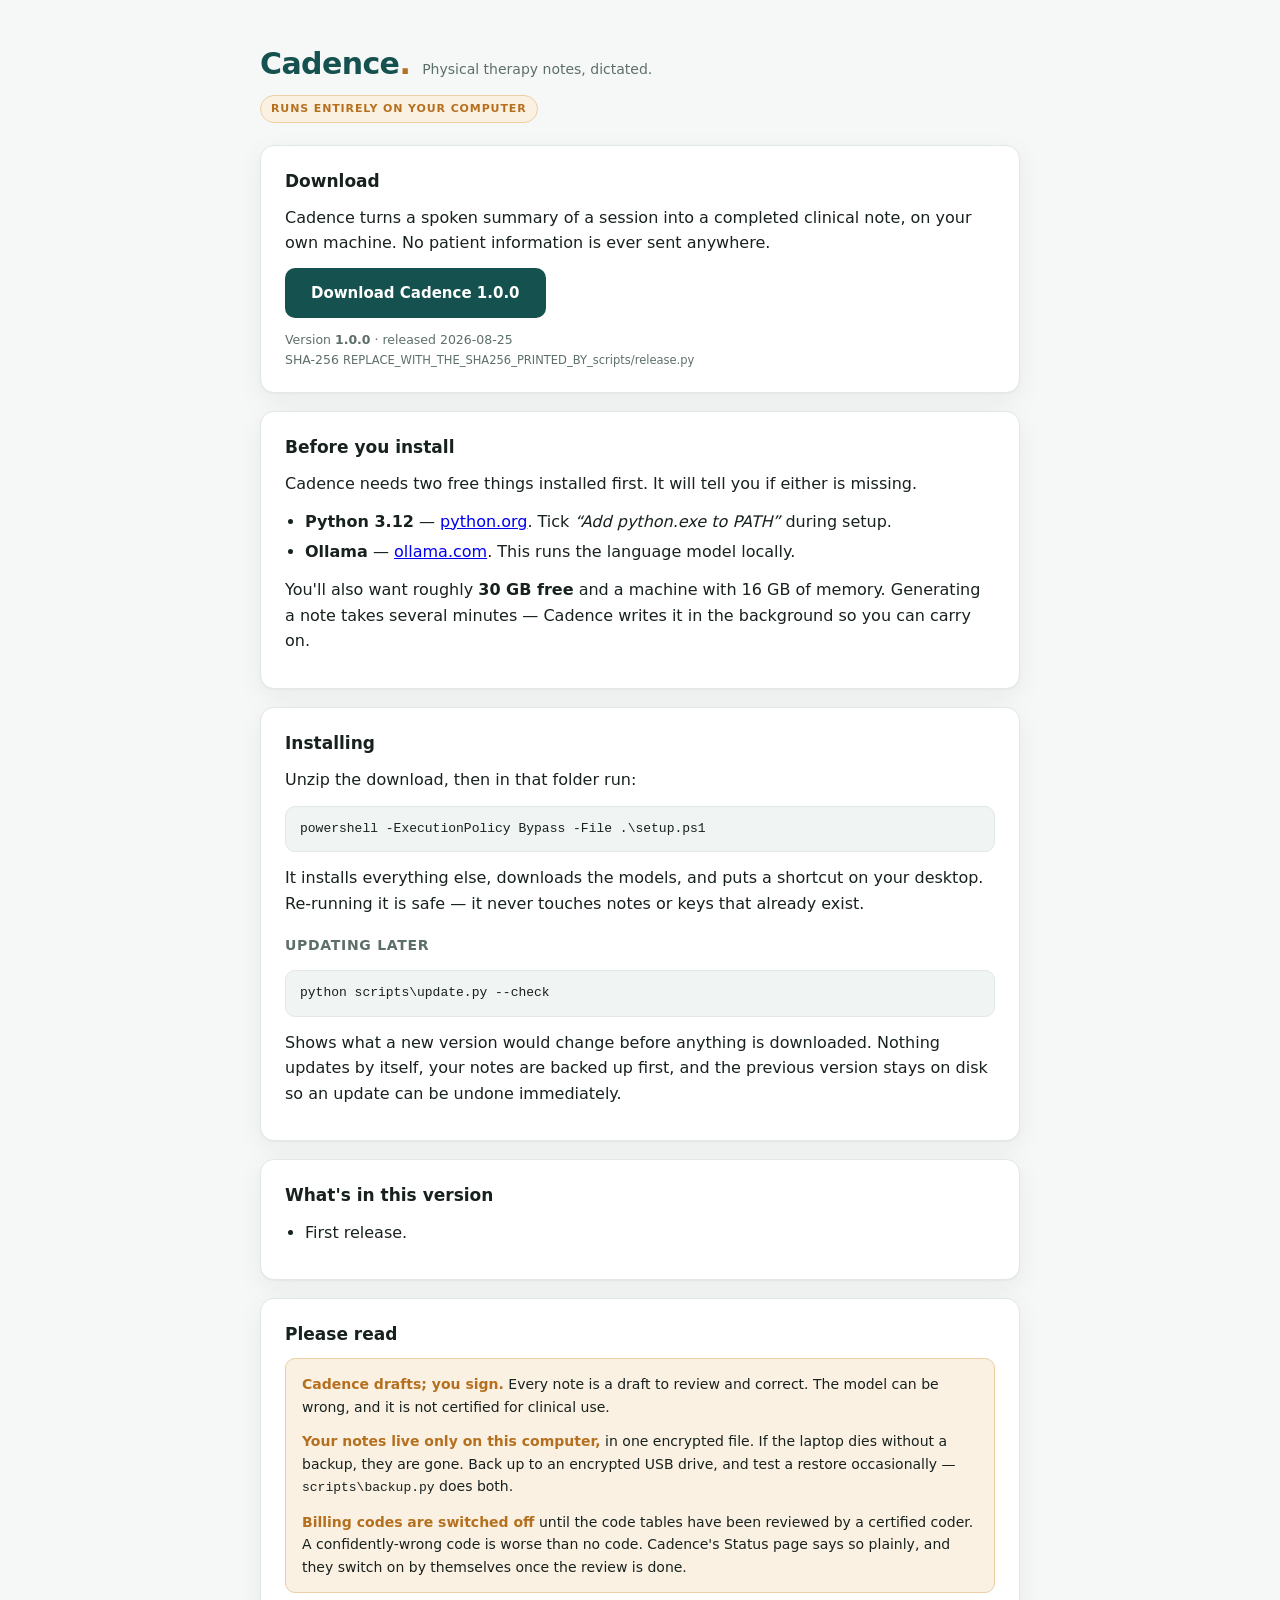
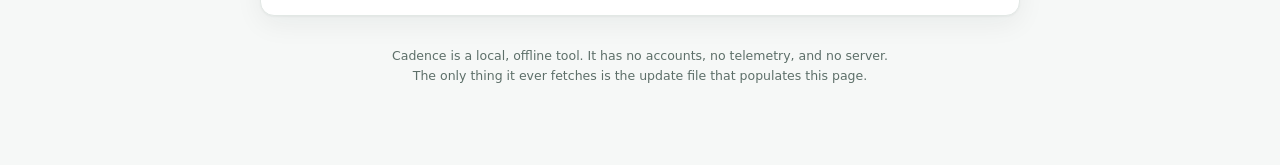
<file: site/index.html>
<!doctype html>
<html lang="en">
<head>
<meta charset="utf-8">
<meta name="viewport" content="width=device-width, initial-scale=1">
<!-- PRIVATE BY DEFAULT. This page is written for the one practice Cadence is installed at. It is
     safe to publish as-is (it contains no patient data and no secrets), but publishing it is a
     product decision, not a deployment step: a public download makes Cadence a tool that strangers
     run on real patients, which brings a support burden and — until the ICD tables are signed off
     — a liability the gate in cpt.billing_enabled() only partly covers.
     To go public: make the repo's Pages site public and add the download link. Nothing here
     changes. -->
<title>Cadence — download</title>
<style>
  :root{
    --paper:#f6f8f7; --surface:#fff; --ink:#17211e; --muted:#5d6f69; --line:#e2e8e5;
    --teal:#15514e; --teal-soft:#e7f0ee; --amber:#b5701f; --amber-soft:#fbf1e3; --amber-line:#eccfa3;
  }
  *{box-sizing:border-box}
  body{margin:0;background:var(--paper);color:var(--ink);line-height:1.6;
       font-family:"Hanken Grotesk",system-ui,-apple-system,sans-serif;padding:40px 20px 80px}
  .wrap{max-width:760px;margin:0 auto}
  header{display:flex;align-items:baseline;gap:12px;margin-bottom:6px}
  .mark{font-size:30px;font-weight:700;letter-spacing:-.02em;color:var(--teal)}
  .mark .dot{color:var(--amber)}
  .tag{font-size:14px;color:var(--muted)}
  .pill{display:inline-block;font-size:11px;font-weight:700;letter-spacing:.08em;text-transform:uppercase;
        color:var(--amber);background:var(--amber-soft);border:1px solid var(--amber-line);
        padding:4px 10px;border-radius:999px;margin-bottom:22px}
  .card{background:var(--surface);border:1px solid var(--line);border-radius:14px;padding:22px 24px;
        margin-bottom:18px;box-shadow:0 1px 2px rgba(23,33,30,.04),0 8px 28px rgba(23,33,30,.06)}
  h2{font-size:17px;margin:0 0 10px}
  h3{font-size:14px;margin:18px 0 6px;color:var(--muted);text-transform:uppercase;letter-spacing:.05em}
  p{margin:0 0 12px}
  ul{margin:0 0 12px;padding-left:20px}
  li{margin-bottom:5px}
  code,pre{font-family:"IBM Plex Mono",ui-monospace,monospace;font-size:13px}
  pre{background:#f0f4f2;border:1px solid var(--line);border-radius:10px;padding:12px 14px;overflow-x:auto}
  .dl{display:inline-block;background:var(--teal);color:#fff;text-decoration:none;font-weight:600;
      padding:13px 26px;border-radius:10px;font-size:15px}
  .dl:hover{background:#0f3f3d}
  .meta{font-size:12.5px;color:var(--muted);margin-top:10px}
  .sha{word-break:break-all;font-size:11.5px}
  .note{background:var(--amber-soft);border:1px solid var(--amber-line);border-radius:10px;
        padding:14px 16px;font-size:14px}
  .note strong{color:var(--amber)}
  footer{font-size:12.5px;color:var(--muted);text-align:center;margin-top:30px}
</style>
</head>
<body>
<div class="wrap">

  <header><span class="mark">Cadence<span class="dot">.</span></span>
    <span class="tag">Physical therapy notes, dictated.</span></header>
  <span class="pill">Runs entirely on your computer</span>

  <div class="card">
    <h2>Download</h2>
    <p>Cadence turns a spoken summary of a session into a completed clinical note, on your own
      machine. No patient information is ever sent anywhere.</p>
    <p><a class="dl" id="dl" href="#">Download Cadence</a></p>
    <div class="meta">
      Version <b id="ver">—</b> · released <span id="rel">—</span><br>
      SHA-256 <span class="sha" id="sha">—</span>
    </div>
  </div>

  <div class="card">
    <h2>Before you install</h2>
    <p>Cadence needs two free things installed first. It will tell you if either is missing.</p>
    <ul>
      <li><b>Python 3.12</b> — <a href="https://www.python.org/downloads/">python.org</a>.
        Tick <i>“Add python.exe to PATH”</i> during setup.</li>
      <li><b>Ollama</b> — <a href="https://ollama.com/download">ollama.com</a>. This runs the
        language model locally.</li>
    </ul>
    <p>You'll also want roughly <b>30&nbsp;GB free</b> and a machine with 16&nbsp;GB of memory.
      Generating a note takes several minutes — Cadence writes it in the background so you can
      carry on.</p>
  </div>

  <div class="card">
    <h2>Installing</h2>
    <p>Unzip the download, then in that folder run:</p>
    <pre>powershell -ExecutionPolicy Bypass -File .\setup.ps1</pre>
    <p>It installs everything else, downloads the models, and puts a shortcut on your desktop.
      Re-running it is safe — it never touches notes or keys that already exist.</p>
    <h3>Updating later</h3>
    <pre>python scripts\update.py --check</pre>
    <p>Shows what a new version would change before anything is downloaded. Nothing updates by
      itself, your notes are backed up first, and the previous version stays on disk so an update
      can be undone immediately.</p>
  </div>

  <div class="card">
    <h2>What's in this version</h2>
    <div id="changes"></div>
  </div>

  <div class="card">
    <h2>Please read</h2>
    <div class="note">
      <p><strong>Cadence drafts; you sign.</strong> Every note is a draft to review and correct.
        The model can be wrong, and it is not certified for clinical use.</p>
      <p><strong>Your notes live only on this computer,</strong> in one encrypted file. If the
        laptop dies without a backup, they are gone. Back up to an encrypted USB drive, and test a
        restore occasionally — <code>scripts\backup.py</code> does both.</p>
      <p style="margin-bottom:0"><strong>Billing codes are switched off</strong> until the code
        tables have been reviewed by a certified coder. A confidently-wrong code is worse than no
        code. Cadence's Status page says so plainly, and they switch on by themselves once the
        review is done.</p>
    </div>
  </div>

  <footer>Cadence is a local, offline tool. It has no accounts, no telemetry, and no server.<br>
    The only thing it ever fetches is the update file that populates this page.</footer>
</div>

<script>
// The page reads the SAME manifest the in-app updater reads, so the download link and the version
// shown here can never drift from what `scripts/update.py --check` reports.
fetch("latest.json", {cache: "no-store"}).then(r => r.json()).then(m => {
  document.getElementById("ver").textContent = m.version;
  document.getElementById("rel").textContent = m.released || "—";
  document.getElementById("sha").textContent = m.sha256;
  const a = document.getElementById("dl");
  a.href = m.url;
  a.textContent = "Download Cadence " + m.version;
  const box = document.getElementById("changes");
  const list = document.createElement("ul");
  (m.changes || []).forEach(c => {
    const li = document.createElement("li");
    li.textContent = c;                       // textContent, never innerHTML — the manifest is data
    list.appendChild(li);
  });
  box.appendChild(list);
  if (m.action_required) {
    const p = document.createElement("p");
    p.className = "note";
    p.textContent = m.action_required;
    box.appendChild(p);
  }
}).catch(() => {
  document.getElementById("changes").textContent = "Could not load release details.";
});
</script>
</body>
</html>
</file>
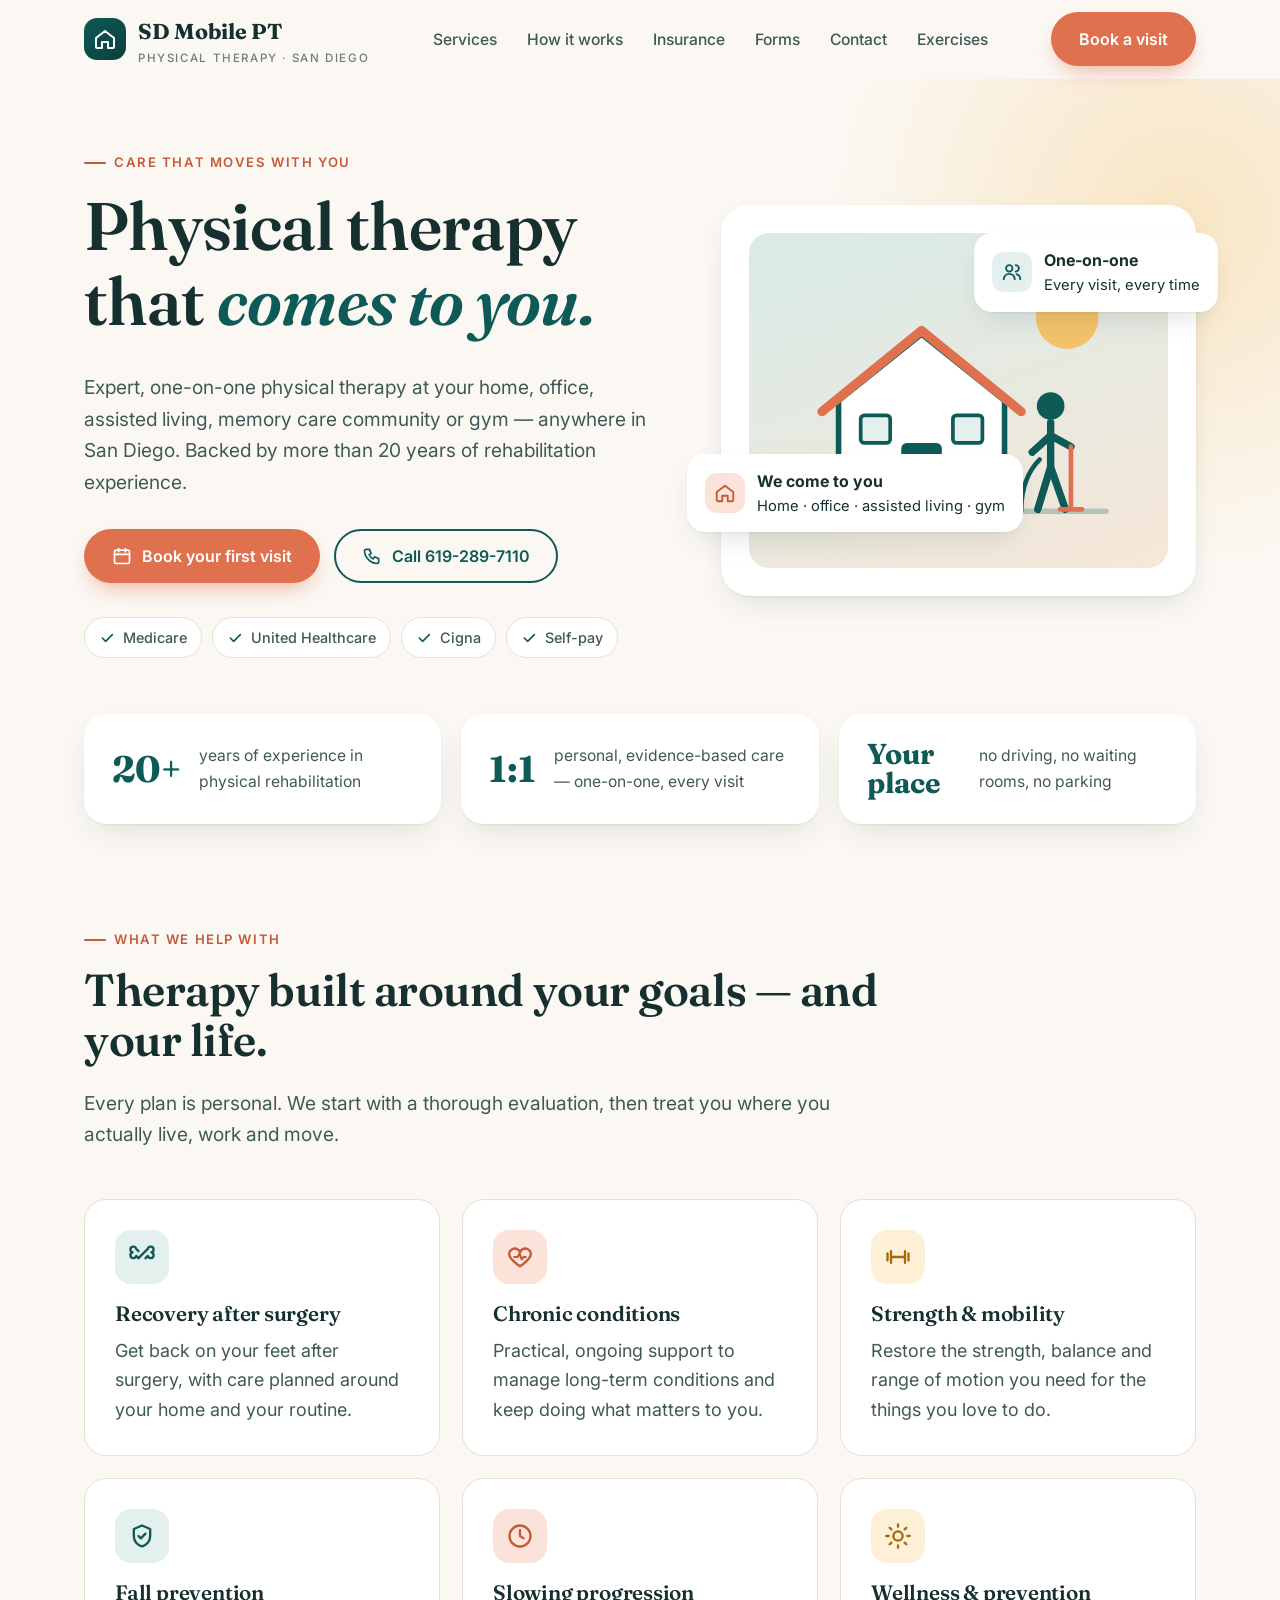
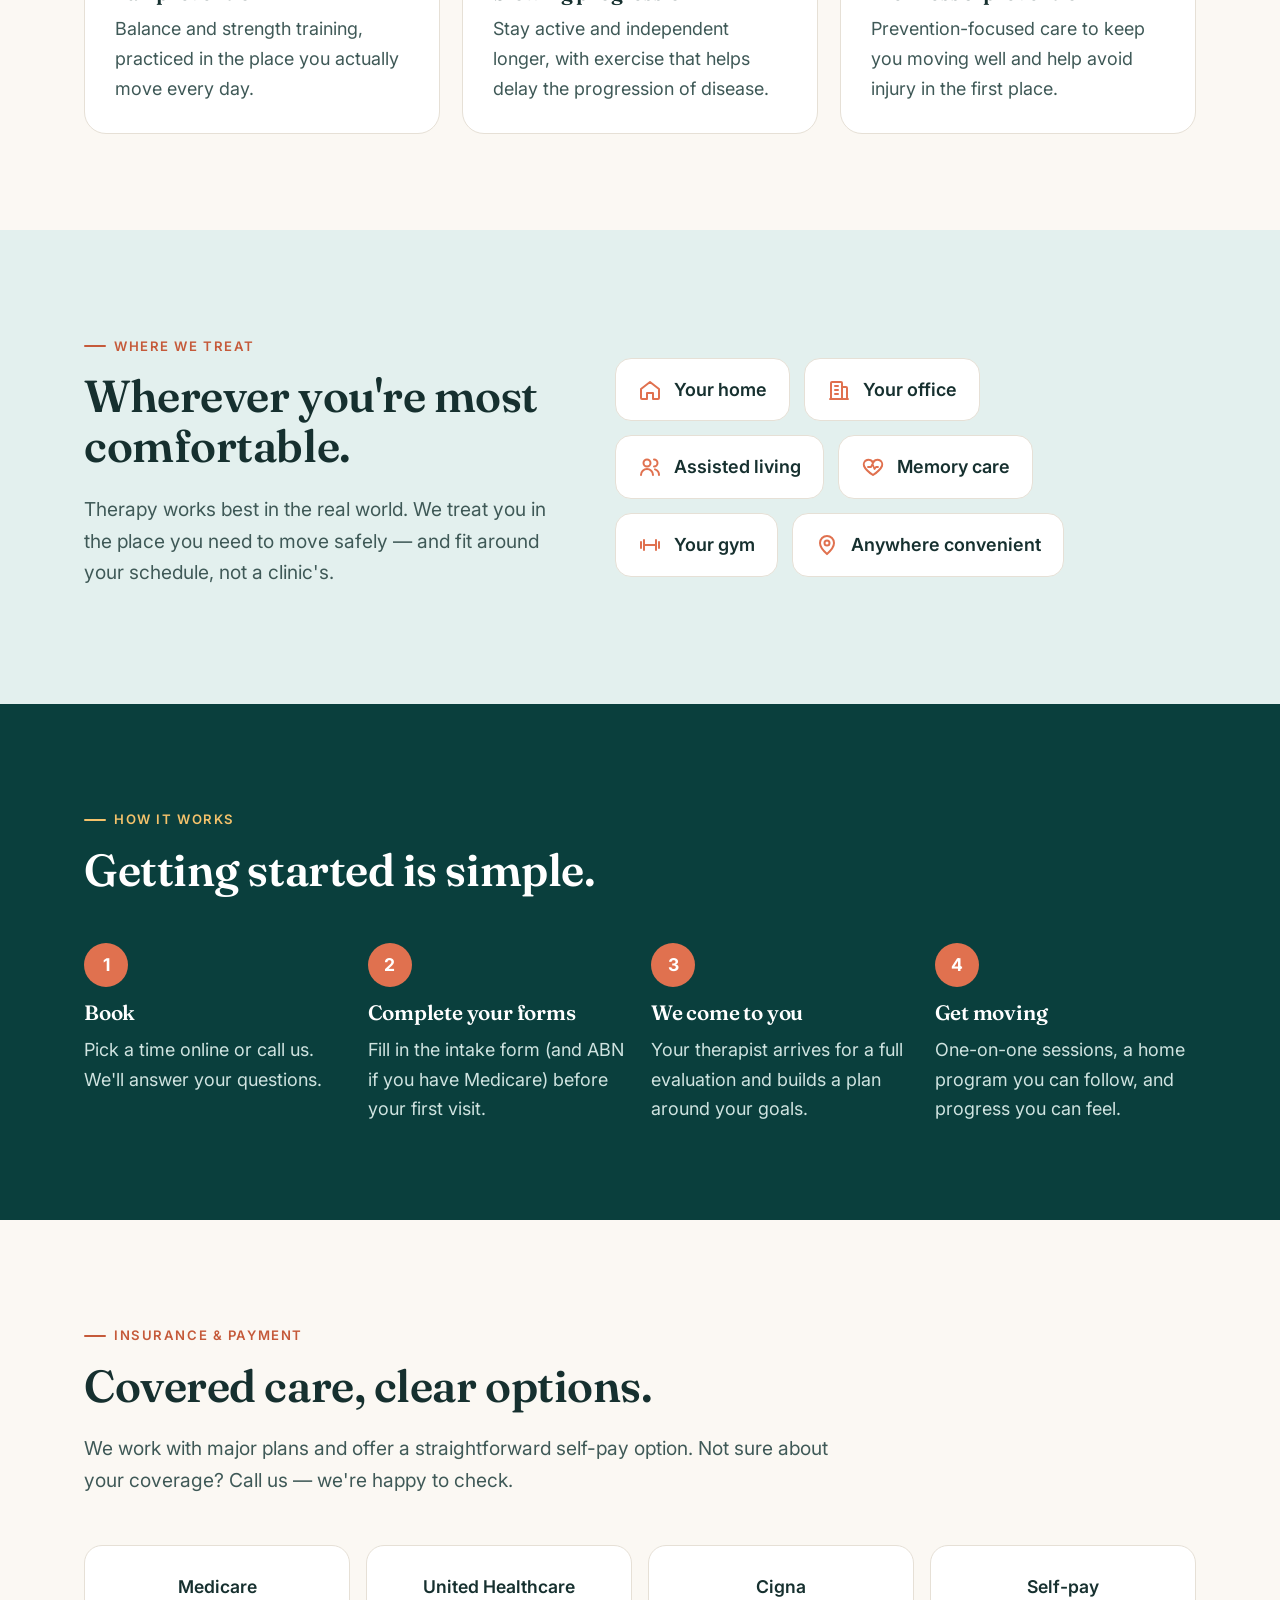
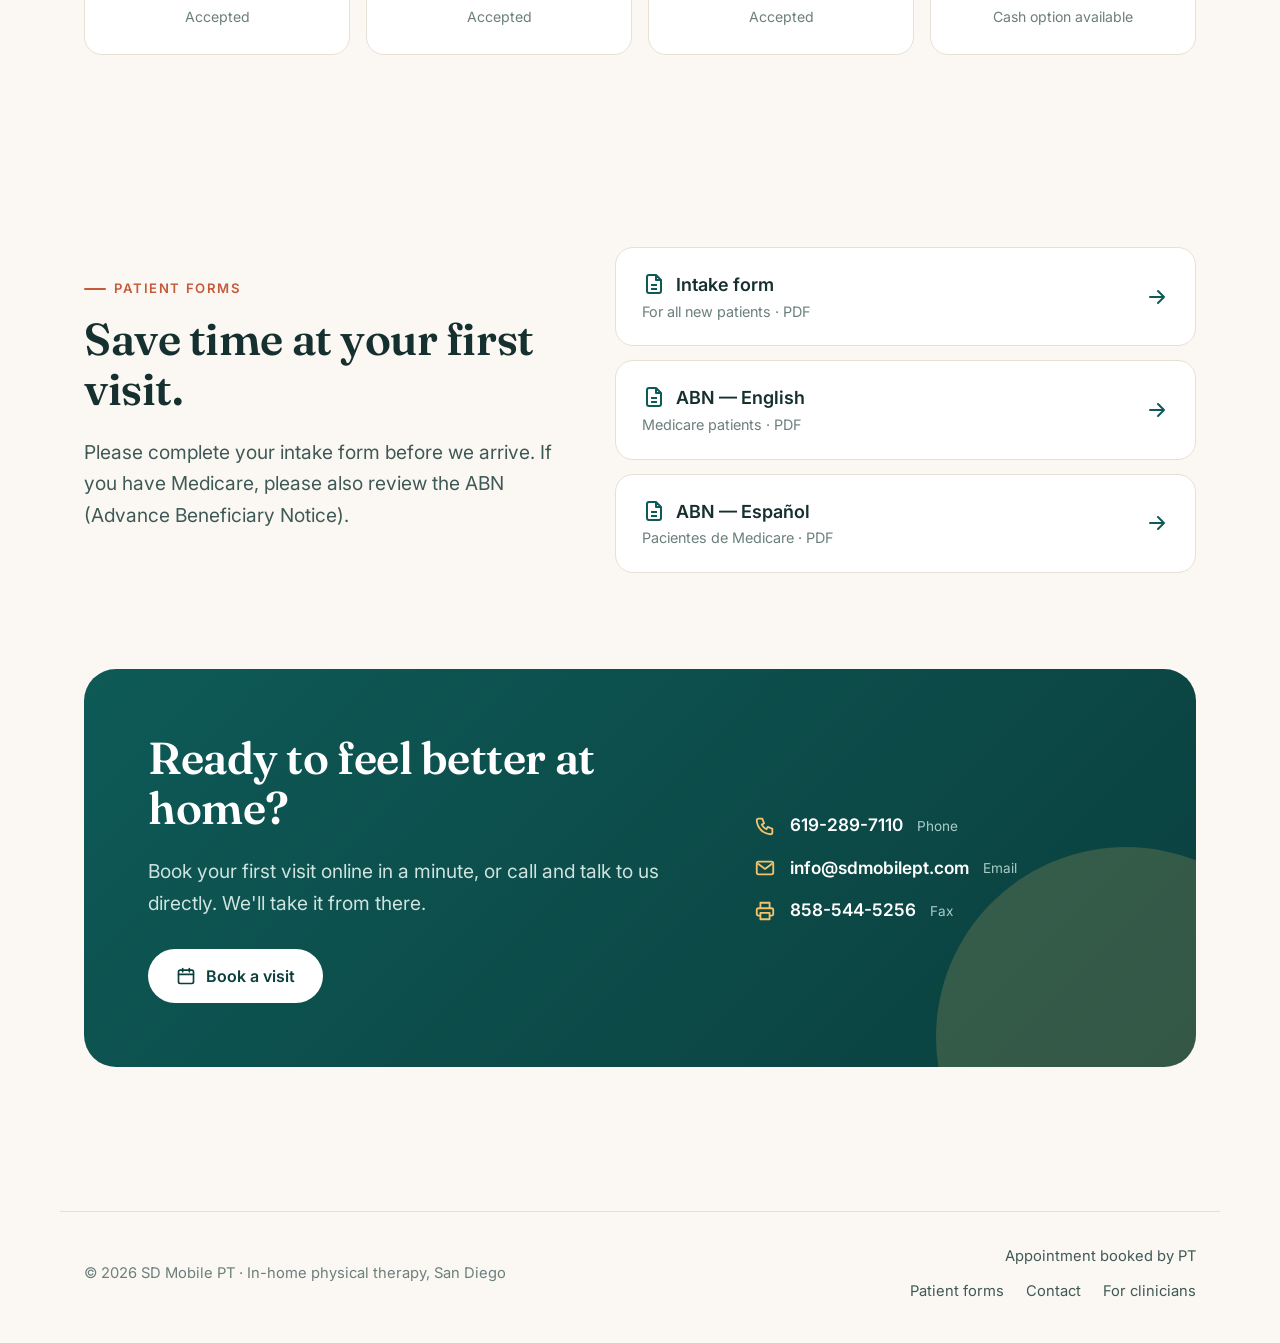
<file: website/index.html>
<!doctype html>
<html lang="en">
<head>
  <meta charset="utf-8">
  <meta name="viewport" content="width=device-width, initial-scale=1">
  <!-- cadence.sdmobilept.com serves this same site; send it to the Cadence page before anything shows. -->
  <script>if (/^cadence\./i.test(location.hostname)) location.replace("/cadence/" + location.hash);</script>
  <title>SD Mobile PT — In-Home Physical Therapy in San Diego</title>
  <meta name="description" content="Expert, one-on-one physical therapy at your home, office, assisted living, memory care or gym across San Diego. 20+ years of rehabilitation experience. Medicare, United Healthcare, Cigna and self-pay.">
  <link rel="preconnect" href="https://fonts.googleapis.com">
  <link rel="preconnect" href="https://fonts.gstatic.com" crossorigin>
  <link href="https://fonts.googleapis.com/css2?family=Fraunces:ital,opsz,wght@0,9..144,600;0,9..144,700;1,9..144,600&family=Inter:wght@400;500;600;700&display=swap" rel="stylesheet">
  <link rel="stylesheet" href="assets/site.css">
  <link rel="icon" href="data:image/svg+xml,%3Csvg xmlns='http://www.w3.org/2000/svg' viewBox='0 0 64 64'%3E%3Crect width='64' height='64' rx='16' fill='%230e5a57'/%3E%3Cpath d='M16 34 32 20l16 14v14H16z' fill='none' stroke='white' stroke-width='5' stroke-linejoin='round'/%3E%3C/svg%3E">
</head>
<body>

<svg width="0" height="0" style="position:absolute" aria-hidden="true">
  <defs>
    <symbol id="i-home" viewBox="0 0 24 24"><path d="M3 11 12 4l9 7v9a1 1 0 0 1-1 1h-5v-6h-6v6H4a1 1 0 0 1-1-1z" fill="none" stroke="currentColor" stroke-width="2" stroke-linejoin="round"/></symbol>
    <symbol id="i-phone" viewBox="0 0 24 24"><path d="M5 4h4l2 5-2.5 1.5a11 11 0 0 0 5 5L15 13l5 2v4a2 2 0 0 1-2 2A16 16 0 0 1 3 6a2 2 0 0 1 2-2" fill="none" stroke="currentColor" stroke-width="2" stroke-linejoin="round"/></symbol>
    <symbol id="i-cal" viewBox="0 0 24 24"><rect x="3" y="5" width="18" height="16" rx="2" fill="none" stroke="currentColor" stroke-width="2"/><path d="M3 10h18M8 3v4M16 3v4" stroke="currentColor" stroke-width="2" stroke-linecap="round"/></symbol>
    <symbol id="i-mail" viewBox="0 0 24 24"><rect x="3" y="5" width="18" height="14" rx="2" fill="none" stroke="currentColor" stroke-width="2"/><path d="m4 7 8 6 8-6" fill="none" stroke="currentColor" stroke-width="2" stroke-linejoin="round"/></symbol>
    <symbol id="i-fax" viewBox="0 0 24 24"><path d="M7 9V3h10v6M7 17H5a2 2 0 0 1-2-2v-4a2 2 0 0 1 2-2h14a2 2 0 0 1 2 2v4a2 2 0 0 1-2 2h-2M7 14h10v7H7z" fill="none" stroke="currentColor" stroke-width="2" stroke-linejoin="round"/></symbol>
    <symbol id="i-check" viewBox="0 0 24 24"><path d="m5 12 5 5L20 7" fill="none" stroke="currentColor" stroke-width="2.4" stroke-linecap="round" stroke-linejoin="round"/></symbol>
    <symbol id="i-arrow" viewBox="0 0 24 24"><path d="M5 12h14m-6-6 6 6-6 6" fill="none" stroke="currentColor" stroke-width="2" stroke-linecap="round" stroke-linejoin="round"/></symbol>
    <symbol id="i-doc" viewBox="0 0 24 24"><path d="M14 3H7a2 2 0 0 0-2 2v14a2 2 0 0 0 2 2h10a2 2 0 0 0 2-2V8zM14 3v5h5M9 13h6M9 17h6" fill="none" stroke="currentColor" stroke-width="2" stroke-linejoin="round"/></symbol>
    <symbol id="i-bone" viewBox="0 0 24 24"><path d="M9 7 7 5a2.5 2.5 0 1 0-3 3 2.5 2.5 0 1 0 3 3l2 2m6-6 2-2a2.5 2.5 0 1 1 3 3 2.5 2.5 0 1 1-3 3l-2 2m-6 0 6-6" fill="none" stroke="currentColor" stroke-width="2" stroke-linecap="round" stroke-linejoin="round"/></symbol>
    <symbol id="i-heart" viewBox="0 0 24 24"><path d="M12 20s-7-4.5-9-9a4.5 4.5 0 0 1 9-3 4.5 4.5 0 0 1 9 3c-2 4.5-9 9-9 9Z" fill="none" stroke="currentColor" stroke-width="2" stroke-linejoin="round"/><path d="M7 12h3l1.5-3 2 5 1.5-2h2" fill="none" stroke="currentColor" stroke-width="1.8" stroke-linecap="round" stroke-linejoin="round"/></symbol>
    <symbol id="i-dumbbell" viewBox="0 0 24 24"><path d="M6 7v10M3 9v6m15-8v10m3-8v6M6 12h12" fill="none" stroke="currentColor" stroke-width="2" stroke-linecap="round"/></symbol>
    <symbol id="i-shield" viewBox="0 0 24 24"><path d="M12 3 5 6v6c0 4.5 3 7.5 7 9 4-1.5 7-4.5 7-9V6z" fill="none" stroke="currentColor" stroke-width="2" stroke-linejoin="round"/><path d="m9 12 2 2 4-4" fill="none" stroke="currentColor" stroke-width="2" stroke-linecap="round" stroke-linejoin="round"/></symbol>
    <symbol id="i-clock" viewBox="0 0 24 24"><circle cx="12" cy="12" r="9" fill="none" stroke="currentColor" stroke-width="2"/><path d="M12 7v5l3 2" fill="none" stroke="currentColor" stroke-width="2" stroke-linecap="round"/></symbol>
    <symbol id="i-sun" viewBox="0 0 24 24"><circle cx="12" cy="12" r="4" fill="none" stroke="currentColor" stroke-width="2"/><path d="M12 2v2m0 16v2M4.9 4.9l1.4 1.4m11.4 11.4 1.4 1.4M2 12h2m16 0h2M4.9 19.1l1.4-1.4M17.7 6.3l1.4-1.4" stroke="currentColor" stroke-width="2" stroke-linecap="round"/></symbol>
    <symbol id="i-building" viewBox="0 0 24 24"><path d="M4 21V5a1 1 0 0 1 1-1h9a1 1 0 0 1 1 1v16M15 9h4a1 1 0 0 1 1 1v11M3 21h18M8 8h3m-3 4h3m-3 4h3" fill="none" stroke="currentColor" stroke-width="2" stroke-linecap="round"/></symbol>
    <symbol id="i-users" viewBox="0 0 24 24"><circle cx="9" cy="8" r="3.5" fill="none" stroke="currentColor" stroke-width="2"/><path d="M3 20c0-3.3 2.7-6 6-6s6 2.7 6 6M16 4.5a3.5 3.5 0 0 1 0 7M21 20c0-2.6-1.6-4.8-4-5.6" fill="none" stroke="currentColor" stroke-width="2" stroke-linecap="round"/></symbol>
    <symbol id="i-pin" viewBox="0 0 24 24"><path d="M12 21s-7-6.2-7-11a7 7 0 0 1 14 0c0 4.8-7 11-7 11Z" fill="none" stroke="currentColor" stroke-width="2"/><circle cx="12" cy="10" r="2.5" fill="none" stroke="currentColor" stroke-width="2"/></symbol>
    <symbol id="i-menu" viewBox="0 0 24 24"><path d="M4 7h16M4 12h16M4 17h16" stroke="currentColor" stroke-width="2" stroke-linecap="round"/></symbol>
  </defs>
</svg>

<header class="site-header" id="top">
  <div class="wrap nav">
    <a class="brand" href="#top" aria-label="SD Mobile PT home">
      <span class="brand-mark"><svg><use href="#i-home"/></svg></span>
      <span>SD Mobile PT<small>Physical therapy · San Diego</small></span>
    </a>
    <ul class="nav-links">
      <li><a href="#services">Services</a></li>
      <li><a href="#how">How it works</a></li>
      <li><a href="#insurance">Insurance</a></li>
      <li id="navReviews" hidden><a href="#reviews">Reviews</a></li>
      <li><a href="#forms">Forms</a></li>
      <li><a href="#contact">Contact</a></li>
      <li><a href="exercises/">Exercises</a></li>
    </ul>
    <div class="nav-cta">
      <a class="nav-phone" href="tel:+16192897110">619-289-7110</a>
      <a class="btn btn-primary" href="book/">Book a visit</a>
      <button class="menu-toggle" aria-label="Open menu" aria-expanded="false"><svg><use href="#i-menu"/></svg></button>
    </div>
  </div>
</header>

<main>
  <!-- Hero -->
  <section class="hero">
    <div class="wrap hero-grid">
      <div class="reveal">
        <span class="eyebrow">Care that moves with you</span>
        <h1>Physical therapy that <em>comes to you.</em></h1>
        <p class="lede">Expert, one-on-one physical therapy at your home, office, assisted living, memory care community or gym — anywhere in San Diego. Backed by more than 20 years of rehabilitation experience.</p>
        <div class="hero-actions">
          <a class="btn btn-primary" href="book/"><svg><use href="#i-cal"/></svg>Book your first visit</a>
          <a class="btn btn-ghost" href="tel:+16192897110"><svg><use href="#i-phone"/></svg>Call 619-289-7110</a>
        </div>
        <div class="chips" aria-label="Payment accepted">
          <span class="chip"><svg><use href="#i-check"/></svg>Medicare</span>
          <span class="chip"><svg><use href="#i-check"/></svg>United Healthcare</span>
          <span class="chip"><svg><use href="#i-check"/></svg>Cigna</span>
          <span class="chip"><svg><use href="#i-check"/></svg>Self-pay</span>
        </div>
      </div>
      <div class="hero-visual reveal">
        <div class="visit-card">
          <div class="scene" aria-hidden="true">
            <svg viewBox="0 0 400 320">
              <circle cx="318" cy="70" r="34" fill="#f4c26b"/>
              <path d="M40 280h320" stroke="#0e5a57" stroke-opacity=".25" stroke-width="6" stroke-linecap="round"/>
              <path d="M70 280V160l90-72 90 72v120z" fill="#fff" stroke="#0e5a57" stroke-width="6" stroke-linejoin="round"/>
              <path d="M52 172 160 84l108 88" fill="none" stroke="#e0714f" stroke-width="10" stroke-linecap="round" stroke-linejoin="round"/>
              <rect x="138" y="206" width="44" height="74" rx="6" fill="#0e5a57"/>
              <rect x="94" y="176" width="32" height="30" rx="4" fill="#e3f0ee" stroke="#0e5a57" stroke-width="4"/>
              <rect x="194" y="176" width="32" height="30" rx="4" fill="#e3f0ee" stroke="#0e5a57" stroke-width="4"/>
              <path d="M268 280c0-26 8-44 20-56" stroke="#0e5a57" stroke-width="5" fill="none" stroke-linecap="round"/>
              <circle cx="300" cy="166" r="15" fill="#0e5a57"/>
              <path d="M300 184v48m0 0-14 46m14-46 16 46M300 198l-20 18m20-18 22 12" stroke="#0e5a57" stroke-width="8" stroke-linecap="round" fill="none"/>
              <path d="M322 210v68m-12 0h24" stroke="#e0714f" stroke-width="5" stroke-linecap="round"/>
            </svg>
          </div>
          <div class="floating one">
            <span class="dot" style="background:#fbe3da;color:#c55a3a"><svg><use href="#i-home"/></svg></span>
            <span><strong>We come to you</strong>Home · office · assisted living · gym</span>
          </div>
          <div class="floating two">
            <span class="dot" style="background:#e3f0ee;color:#0e5a57"><svg><use href="#i-users"/></svg></span>
            <span><strong>One-on-one</strong>Every visit, every time</span>
          </div>
        </div>
      </div>
    </div>
  </section>

  <div class="wrap facts">
    <div class="fact reveal"><div class="big">20+</div><span>years of experience in physical rehabilitation</span></div>
    <div class="fact reveal"><div class="big">1:1</div><span>personal, evidence-based care — one-on-one, every visit</span></div>
    <div class="fact reveal"><div class="big" style="font-size:1.8rem">Your place</div><span>no driving, no waiting rooms, no parking</span></div>
  </div>

  <!-- Services -->
  <section class="section" id="services">
    <div class="wrap">
      <div class="section-head reveal">
        <span class="eyebrow">What we help with</span>
        <h2>Therapy built around your goals — and your life.</h2>
        <p class="lede">Every plan is personal. We start with a thorough evaluation, then treat you where you actually live, work and move.</p>
      </div>
      <div class="grid-3">
        <article class="card reveal"><div class="icon"><svg><use href="#i-bone"/></svg></div><h3>Recovery after surgery</h3><p>Get back on your feet after surgery, with care planned around your home and your routine.</p></article>
        <article class="card reveal"><div class="icon coral"><svg><use href="#i-heart"/></svg></div><h3>Chronic conditions</h3><p>Practical, ongoing support to manage long-term conditions and keep doing what matters to you.</p></article>
        <article class="card reveal"><div class="icon sun"><svg><use href="#i-dumbbell"/></svg></div><h3>Strength &amp; mobility</h3><p>Restore the strength, balance and range of motion you need for the things you love to do.</p></article>
        <article class="card reveal"><div class="icon"><svg><use href="#i-shield"/></svg></div><h3>Fall prevention</h3><p>Balance and strength training, practiced in the place you actually move every day.</p></article>
        <article class="card reveal"><div class="icon coral"><svg><use href="#i-clock"/></svg></div><h3>Slowing progression</h3><p>Stay active and independent longer, with exercise that helps delay the progression of disease.</p></article>
        <article class="card reveal"><div class="icon sun"><svg><use href="#i-sun"/></svg></div><h3>Wellness &amp; prevention</h3><p>Prevention-focused care to keep you moving well and help avoid injury in the first place.</p></article>
      </div>
    </div>
  </section>

  <!-- Where -->
  <section class="section tint">
    <div class="wrap split">
      <div class="reveal">
        <span class="eyebrow">Where we treat</span>
        <h2>Wherever you're most comfortable.</h2>
        <p class="lede">Therapy works best in the real world. We treat you in the place you need to move safely — and fit around your schedule, not a clinic's.</p>
      </div>
      <div class="places reveal">
        <span class="place"><svg><use href="#i-home"/></svg>Your home</span>
        <span class="place"><svg><use href="#i-building"/></svg>Your office</span>
        <span class="place"><svg><use href="#i-users"/></svg>Assisted living</span>
        <span class="place"><svg><use href="#i-heart"/></svg>Memory care</span>
        <span class="place"><svg><use href="#i-dumbbell"/></svg>Your gym</span>
        <span class="place"><svg><use href="#i-pin"/></svg>Anywhere convenient</span>
      </div>
    </div>
  </section>

  <!-- How it works -->
  <section class="section dark" id="how">
    <div class="wrap">
      <div class="section-head reveal">
        <span class="eyebrow" style="color:#f4c26b">How it works</span>
        <h2 style="color:#fff">Getting started is simple.</h2>
      </div>
      <div class="steps">
        <div class="step reveal"><h3>Book</h3><p>Pick a time online or call us. We'll answer your questions.</p></div>
        <div class="step reveal"><h3>Complete your forms</h3><p>Fill in the intake form (and ABN if you have Medicare) before your first visit.</p></div>
        <div class="step reveal"><h3>We come to you</h3><p>Your therapist arrives for a full evaluation and builds a plan around your goals.</p></div>
        <div class="step reveal"><h3>Get moving</h3><p>One-on-one sessions, a home program you can follow, and progress you can feel.</p></div>
      </div>
    </div>
  </section>

  <!-- Insurance -->
  <section class="section" id="insurance">
    <div class="wrap">
      <div class="section-head reveal">
        <span class="eyebrow">Insurance &amp; payment</span>
        <h2>Covered care, clear options.</h2>
        <p class="lede">We work with major plans and offer a straightforward self-pay option. Not sure about your coverage? Call us — we're happy to check.</p>
      </div>
      <div class="plans">
        <div class="plan reveal">Medicare<small>Accepted</small></div>
        <div class="plan reveal">United Healthcare<small>Accepted</small></div>
        <div class="plan reveal">Cigna<small>Accepted</small></div>
        <div class="plan reveal">Self-pay<small>Cash option available</small></div>
      </div>
    </div>
  </section>

  <!-- Reviews: REAL reviews only. See the note in the script at the bottom of this page.
       Hidden (with its menu link) until REVIEWS has at least one review; the script shows both. -->
  <section class="section tint" id="reviews" hidden>
    <div class="wrap">
      <div class="section-head reveal">
        <span class="eyebrow">Reviews</span>
        <h2>What our patients say.</h2>
      </div>
      <div class="reviews" id="reviewList"></div>
    </div>
  </section>

  <!-- Forms -->
  <section class="section" id="forms">
    <div class="wrap split">
      <div class="reveal">
        <span class="eyebrow">Patient forms</span>
        <h2>Save time at your first visit.</h2>
        <p class="lede">Please complete your intake form before we arrive. If you have Medicare, please also review the ABN (Advance Beneficiary Notice).</p>
      </div>
      <div class="forms reveal">
        <a class="form-link" href="https://drive.google.com/file/d/187aO7fGLYQhtB_SunWEZpMYZqW-mx8TE/view?usp=drive_link" target="_blank" rel="noopener"><span><svg style="display:inline;vertical-align:-5px;margin-right:10px"><use href="#i-doc"/></svg>Intake form<small>For all new patients · PDF</small></span><svg><use href="#i-arrow"/></svg></a>
        <a class="form-link" href="https://drive.google.com/file/d/1_IMVZVvVw3J27qCNCA4hsRB0c_0NCCpg/view?usp=drive_link" target="_blank" rel="noopener"><span><svg style="display:inline;vertical-align:-5px;margin-right:10px"><use href="#i-doc"/></svg>ABN — English<small>Medicare patients · PDF</small></span><svg><use href="#i-arrow"/></svg></a>
        <a class="form-link" href="https://drive.google.com/file/d/1DeWOcZRg6v7-KKcPoApteGIMndkSDv37/view?usp=sharing" target="_blank" rel="noopener" lang="es"><span><svg style="display:inline;vertical-align:-5px;margin-right:10px"><use href="#i-doc"/></svg>ABN — Español<small>Pacientes de Medicare · PDF</small></span><svg><use href="#i-arrow"/></svg></a>
      </div>
    </div>
  </section>

  <!-- Contact -->
  <section class="section" id="contact" style="padding-top:0">
    <div class="wrap">
      <div class="cta reveal">
        <div>
          <h2>Ready to feel better at home?</h2>
          <p class="lede" style="color:#cfe3e0">Book your first visit online in a minute, or call and talk to us directly. We'll take it from there.</p>
          <div class="hero-actions" style="margin-bottom:0">
            <a class="btn btn-light" href="book/"><svg><use href="#i-cal"/></svg>Book a visit</a>
          </div>
        </div>
        <ul class="contact-list">
          <li><a href="tel:+16192897110"><svg><use href="#i-phone"/></svg><span>619-289-7110<small>Phone</small></span></a></li>
          <li><a href="mailto:info@sdmobilept.com"><svg><use href="#i-mail"/></svg><span>info@sdmobilept.com<small>Email</small></span></a></li>
          <li><span><svg><use href="#i-fax"/></svg><span>858-544-5256<small>Fax</small></span></span></li>
        </ul>
      </div>
    </div>
  </section>
</main>

<footer class="site-footer">
  <div class="wrap footer-grid">
    <span>© <span id="yr">2026</span> SD Mobile PT · In-home physical therapy, San Diego</span>
    <span class="footer-links">
      <a href="pt-booking/">Appointment booked by PT</a>
      <span><a href="#forms">Patient forms</a><a href="#contact">Contact</a><a href="cadence/">For clinicians</a></span>
    </span>
  </div>
</footer>

<script>
  // ---- Reviews ----------------------------------------------------------------------------
  // Add REAL reviews only — copied word for word from Google, Yelp, or a patient's own written
  // feedback. A testimonial from a patient needs their written permission to be published
  // (HIPAA), and made-up reviews are illegal under the FTC's rule on fake reviews (2024).
  // Use the name format the patient agreed to, e.g. "Margaret T." Add `stars` only if the review
  // itself gave a star rating (e.g. a 5-star Google review). Example:
  //   { text: "Their words, exactly as written.", name: "First name + last initial", source: "Google review", stars: 5 },
  // While this list is empty, the Reviews section and its menu link stay hidden. Add one review to
  // show them; with two or more, the section rotates automatically, one review at a time.
  const REVIEWS = [
  ];

  const list = document.getElementById("reviewList");
  const esc = (s) => String(s).replace(/[&<>"]/g, (c) => ({ "&": "&amp;", "<": "&lt;", ">": "&gt;", '"': "&quot;" }[c]));
  const shareHref = "mailto:info@sdmobilept.com?subject=My%20experience%20with%20SD%20Mobile%20PT";
  if (REVIEWS.length) {
    document.getElementById("reviews").hidden = false;
    document.getElementById("navReviews").hidden = false;
    const stars = (n) => n ? `<div class="stars" aria-label="${n} out of 5 stars">${"★".repeat(n)}${"☆".repeat(5 - n)}</div>` : "";
    const many = REVIEWS.length > 1;
    list.classList.add("carousel");
    list.innerHTML = `<div class="carousel-viewport reveal" aria-live="polite">${REVIEWS.map((r, i) =>
      `<figure class="review slide${i === 0 ? " active" : ""}" role="group" aria-roledescription="review" aria-label="Review ${i + 1} of ${REVIEWS.length}"${i ? ' aria-hidden="true"' : ""}>${stars(r.stars)}
        <blockquote>“${esc(r.text)}”</blockquote><footer><strong>${esc(r.name)}</strong>${r.source ? " · " + esc(r.source) : ""}</footer></figure>`).join("")}</div>` +
      (many ? `<div class="carousel-controls"><button class="car-btn" type="button" data-step="-1" aria-label="Previous review">‹</button>
        <div class="car-dots">${REVIEWS.map((_, i) => `<button type="button" class="car-dot${i === 0 ? " active" : ""}" data-go="${i}" aria-label="Show review ${i + 1}"></button>`).join("")}</div>
        <button class="car-btn" type="button" data-step="1" aria-label="Next review">›</button></div>` : "") +
      `<p class="review-share">Had a great experience with us? <a href="${shareHref}">Share your experience</a></p>`;

    if (many) {
      const slides = [...list.querySelectorAll(".slide")], dots = [...list.querySelectorAll(".car-dot")];
      let at = 0, timer = null, paused = false;
      const show = (i) => {
        at = (i + slides.length) % slides.length;
        slides.forEach((el, k) => { el.classList.toggle("active", k === at); el.setAttribute("aria-hidden", k === at ? "false" : "true"); });
        dots.forEach((el, k) => { el.classList.toggle("active", k === at); el.setAttribute("aria-current", k === at ? "true" : "false"); });
      };
      // Rotate every 7 seconds; pause while the visitor is pointing at or reading a review.
      const reduce = matchMedia("(prefers-reduced-motion: reduce)").matches;
      const start = () => { if (!reduce && !timer) timer = setInterval(() => { if (!paused && !document.hidden) show(at + 1); }, 7000); };
      list.addEventListener("click", (e) => {
        const b = e.target.closest("button"); if (!b) return;
        if (b.dataset.step) show(at + Number(b.dataset.step));
        if (b.dataset.go) show(Number(b.dataset.go));
        clearInterval(timer); timer = null; start(); // restart the clock after a manual change
      });
      list.addEventListener("mouseenter", () => { paused = true; });
      list.addEventListener("mouseleave", () => { paused = false; });
      list.addEventListener("focusin", () => { paused = true; });
      list.addEventListener("focusout", () => { paused = false; });
      show(0); start();
    }
  }

  // ---- Header, menu, reveal-on-scroll --------------------------------------------------------
  document.getElementById("yr").textContent = new Date().getFullYear();
  const header = document.querySelector(".site-header");
  const toggle = document.querySelector(".menu-toggle");
  addEventListener("scroll", () => header.classList.toggle("scrolled", scrollY > 8), { passive: true });
  toggle.addEventListener("click", () => {
    const open = header.classList.toggle("open");
    toggle.setAttribute("aria-expanded", open);
  });
  document.querySelectorAll(".nav-links a").forEach((a) => a.addEventListener("click", () => header.classList.remove("open")));
  const io = "IntersectionObserver" in window ? new IntersectionObserver((entries) => entries.forEach((e) => {
    if (e.isIntersecting) { e.target.classList.add("in"); io.unobserve(e.target); }
  }), { threshold: 0.12 }) : null;
  document.querySelectorAll(".reveal").forEach((el) => io ? io.observe(el) : el.classList.add("in"));
</script>
</body>
</html>
</file>
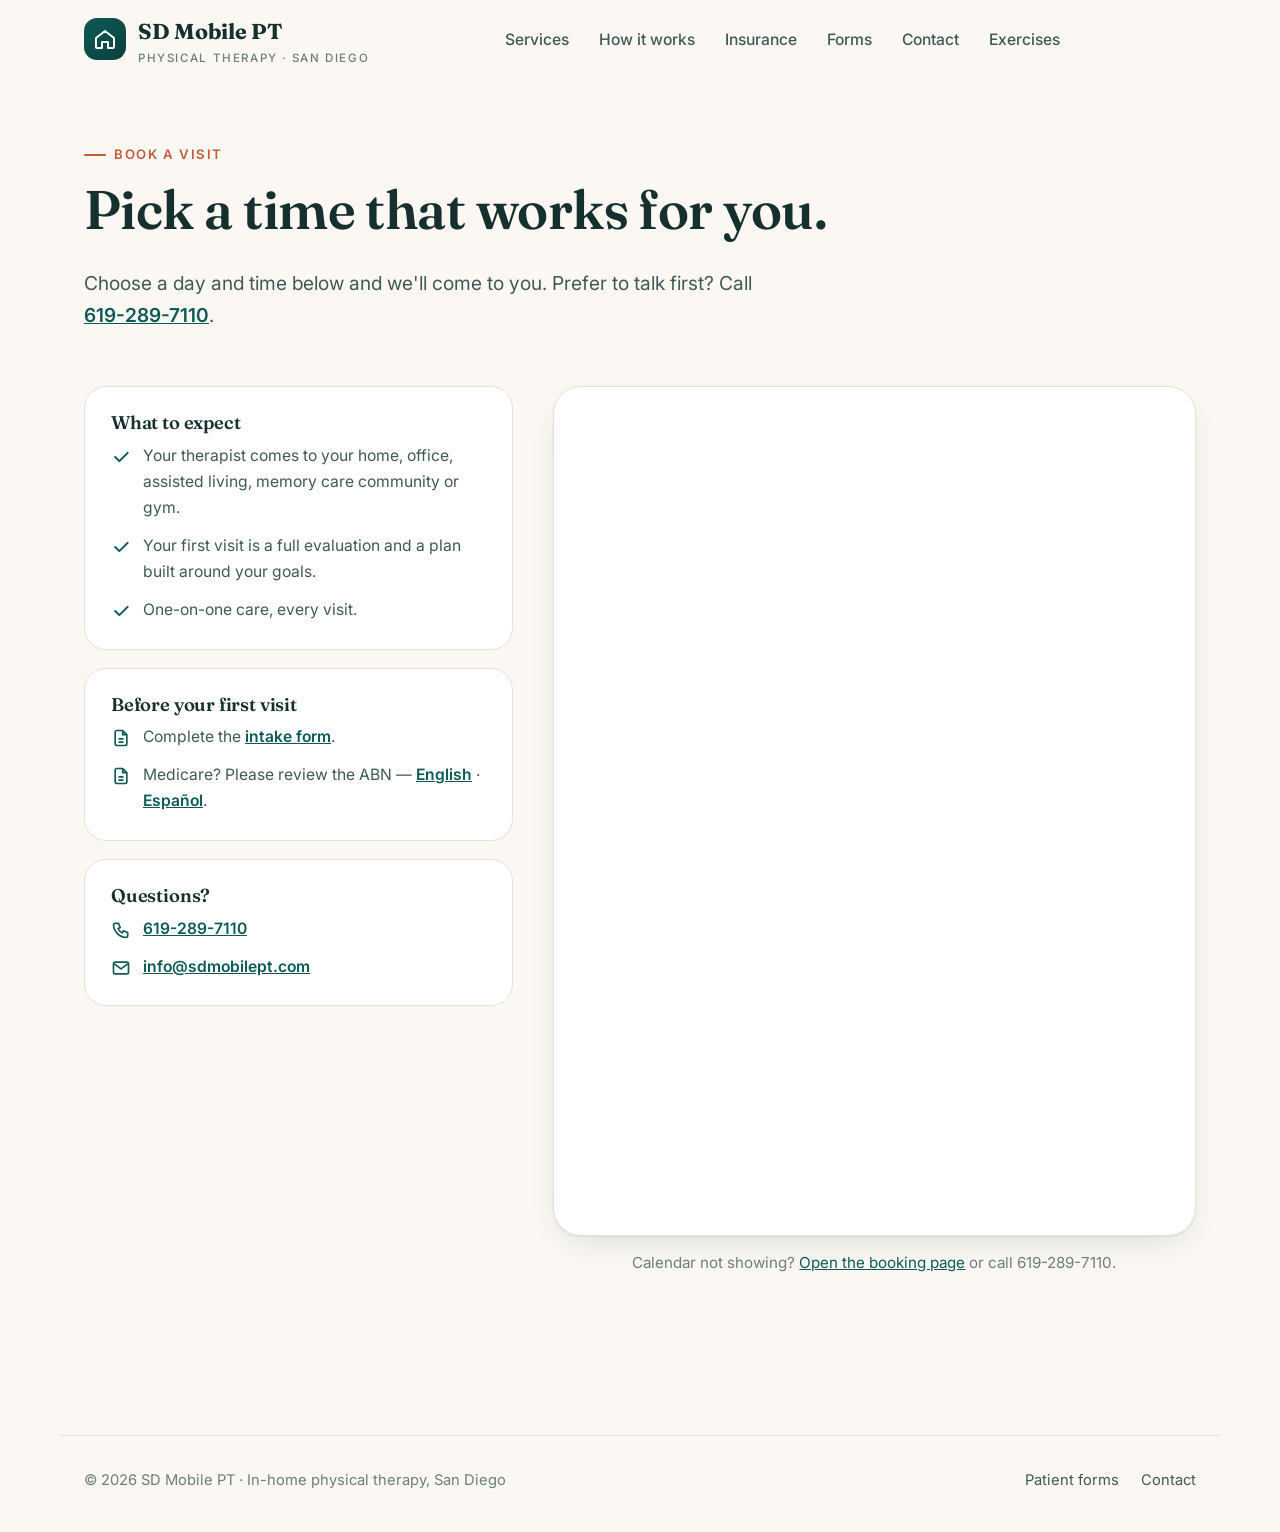
<file: website/book/index.html>
<!doctype html>
<html lang="en">
<head>
  <meta charset="utf-8">
  <meta name="viewport" content="width=device-width, initial-scale=1">
  <title>Book a Visit — SD Mobile PT</title>
  <meta name="description" content="Book an in-home physical therapy visit with SD Mobile PT in San Diego.">
  <link rel="preconnect" href="https://fonts.googleapis.com">
  <link rel="preconnect" href="https://fonts.gstatic.com" crossorigin>
  <link href="https://fonts.googleapis.com/css2?family=Fraunces:ital,opsz,wght@0,9..144,600;0,9..144,700;1,9..144,600&family=Inter:wght@400;500;600;700&display=swap" rel="stylesheet">
  <link rel="stylesheet" href="../assets/site.css">
  <link rel="icon" href="data:image/svg+xml,%3Csvg xmlns='http://www.w3.org/2000/svg' viewBox='0 0 64 64'%3E%3Crect width='64' height='64' rx='16' fill='%230e5a57'/%3E%3Cpath d='M16 34 32 20l16 14v14H16z' fill='none' stroke='white' stroke-width='5' stroke-linejoin='round'/%3E%3C/svg%3E">
  <style>
    .book-hero { padding: 56px 0 36px; }
    .book-grid { display: grid; grid-template-columns: .8fr 1.2fr; gap: 40px; align-items: start; padding-bottom: 96px; }
    .side { position: sticky; top: 100px; display: grid; gap: 18px; }
    .side .card { padding: 26px; }
    .side h3 { font-size: 1.15rem; }
    .side ul { list-style: none; padding: 0; margin: 0; display: grid; gap: 12px; color: var(--ink-soft); font-size: .98rem; }
    .side li { display: flex; gap: 12px; align-items: flex-start; }
    .side li svg { width: 20px; height: 20px; color: var(--teal); flex: none; margin-top: 4px; }
    .side a.inline, a.inline { font-weight: 600; white-space: nowrap; }
    .calendar-frame { background: #fff; border-radius: 28px; box-shadow: var(--shadow); padding: 14px; border: 1px solid var(--line); }
    .calendar-frame iframe { width: 100%; height: 820px; border: 0; border-radius: 18px; display: block; }
    .fallback { text-align: center; color: var(--muted); font-size: .95rem; margin-top: 14px; }
    @media (max-width: 980px) { .book-grid { grid-template-columns: 1fr; } .side { position: static; order: 2; } .calendar-frame iframe { height: 900px; } }
    @media (max-width: 620px) { .calendar-frame { padding: 6px; border-radius: 20px; } .calendar-frame iframe { height: 1000px; } }
  </style>
</head>
<body>
<svg width="0" height="0" style="position:absolute" aria-hidden="true">
  <defs>
    <symbol id="i-home" viewBox="0 0 24 24"><path d="M3 11 12 4l9 7v9a1 1 0 0 1-1 1h-5v-6h-6v6H4a1 1 0 0 1-1-1z" fill="none" stroke="currentColor" stroke-width="2" stroke-linejoin="round"/></symbol>
    <symbol id="i-phone" viewBox="0 0 24 24"><path d="M5 4h4l2 5-2.5 1.5a11 11 0 0 0 5 5L15 13l5 2v4a2 2 0 0 1-2 2A16 16 0 0 1 3 6a2 2 0 0 1 2-2" fill="none" stroke="currentColor" stroke-width="2" stroke-linejoin="round"/></symbol>
    <symbol id="i-mail" viewBox="0 0 24 24"><rect x="3" y="5" width="18" height="14" rx="2" fill="none" stroke="currentColor" stroke-width="2"/><path d="m4 7 8 6 8-6" fill="none" stroke="currentColor" stroke-width="2" stroke-linejoin="round"/></symbol>
    <symbol id="i-check" viewBox="0 0 24 24"><path d="m5 12 5 5L20 7" fill="none" stroke="currentColor" stroke-width="2.4" stroke-linecap="round" stroke-linejoin="round"/></symbol>
    <symbol id="i-doc" viewBox="0 0 24 24"><path d="M14 3H7a2 2 0 0 0-2 2v14a2 2 0 0 0 2 2h10a2 2 0 0 0 2-2V8zM14 3v5h5M9 13h6M9 17h6" fill="none" stroke="currentColor" stroke-width="2" stroke-linejoin="round"/></symbol>
    <symbol id="i-menu" viewBox="0 0 24 24"><path d="M4 7h16M4 12h16M4 17h16" stroke="currentColor" stroke-width="2" stroke-linecap="round"/></symbol>
  </defs>
</svg>

<header class="site-header">
  <div class="wrap nav">
    <a class="brand" href="../" aria-label="SD Mobile PT home">
      <span class="brand-mark"><svg><use href="#i-home"/></svg></span>
      <span>SD Mobile PT<small>Physical therapy · San Diego</small></span>
    </a>
    <ul class="nav-links">
      <li><a href="../#services">Services</a></li>
      <li><a href="../#how">How it works</a></li>
      <li><a href="../#insurance">Insurance</a></li>
      <li><a href="../#forms">Forms</a></li>
      <li><a href="../#contact">Contact</a></li>
      <li><a href="../exercises/">Exercises</a></li>
    </ul>
    <div class="nav-cta">
      <a class="nav-phone" href="tel:+16192897110">619-289-7110</a>
      <button class="menu-toggle" aria-label="Open menu" aria-expanded="false"><svg><use href="#i-menu"/></svg></button>
    </div>
  </div>
</header>

<main class="wrap">
  <section class="book-hero">
    <span class="eyebrow">Book a visit</span>
    <h1 style="font-size:clamp(2.2rem,4.6vw,3.4rem)">Pick a time that works for you.</h1>
    <p class="lede">Choose a day and time below and we'll come to you. Prefer to talk first? Call <a class="inline" href="tel:+16192897110">619-289-7110</a>.</p>
  </section>

  <div class="book-grid">
    <aside class="side">
      <div class="card">
        <h3>What to expect</h3>
        <ul>
          <li><svg><use href="#i-check"/></svg>Your therapist comes to your home, office, assisted living, memory care community or gym.</li>
          <li><svg><use href="#i-check"/></svg>Your first visit is a full evaluation and a plan built around your goals.</li>
          <li><svg><use href="#i-check"/></svg>One-on-one care, every visit.</li>
        </ul>
      </div>
      <div class="card">
        <h3>Before your first visit</h3>
        <ul>
          <li><svg><use href="#i-doc"/></svg><span>Complete the <a class="inline" href="https://drive.google.com/file/d/187aO7fGLYQhtB_SunWEZpMYZqW-mx8TE/view?usp=drive_link" target="_blank" rel="noopener">intake form</a>.</span></li>
          <li><svg><use href="#i-doc"/></svg><span>Medicare? Please review the ABN — <a class="inline" href="https://drive.google.com/file/d/1_IMVZVvVw3J27qCNCA4hsRB0c_0NCCpg/view?usp=drive_link" target="_blank" rel="noopener">English</a> · <a class="inline" href="https://drive.google.com/file/d/1DeWOcZRg6v7-KKcPoApteGIMndkSDv37/view?usp=sharing" target="_blank" rel="noopener" lang="es">Español</a>.</span></li>
        </ul>
      </div>
      <div class="card">
        <h3>Questions?</h3>
        <ul>
          <li><svg><use href="#i-phone"/></svg><a class="inline" href="tel:+16192897110">619-289-7110</a></li>
          <li><svg><use href="#i-mail"/></svg><a class="inline" href="mailto:info@sdmobilept.com">info@sdmobilept.com</a></li>
        </ul>
      </div>
    </aside>

    <div>
      <div class="calendar-frame">
        <!-- Google Calendar appointment schedule, embedded (Google's own "?gv=true" embed form). Its
             inside is styled by Google and can't be recoloured from here. -->
        <iframe src="https://calendar.google.com/calendar/appointments/schedules/AcZssZ3ODIvmWcU6XlQmSeb_QLj3bnGvECLORvfc4UIyDDd1CJPw0BJb6VfxSBJVoYNgAAn4RBYu2aYs?gv=true"
                title="Book an appointment with SD Mobile PT" loading="lazy"></iframe>
      </div>
      <p class="fallback">Calendar not showing? <a href="https://calendar.google.com/calendar/u/0/appointments/schedules/AcZssZ3ODIvmWcU6XlQmSeb_QLj3bnGvECLORvfc4UIyDDd1CJPw0BJb6VfxSBJVoYNgAAn4RBYu2aYs" target="_blank" rel="noopener">Open the booking page</a> or call 619-289-7110.</p>
    </div>
  </div>
</main>

<footer class="site-footer">
  <div class="wrap footer-grid">
    <span>© <span id="yr">2026</span> SD Mobile PT · In-home physical therapy, San Diego</span>
    <span><a href="../#forms">Patient forms</a><a href="../#contact">Contact</a></span>
  </div>
</footer>

<script>
  document.getElementById("yr").textContent = new Date().getFullYear();
  const header = document.querySelector(".site-header");
  const toggle = document.querySelector(".menu-toggle");
  addEventListener("scroll", () => header.classList.toggle("scrolled", scrollY > 8), { passive: true });
  toggle.addEventListener("click", () => { const open = header.classList.toggle("open"); toggle.setAttribute("aria-expanded", open); });
</script>
</body>
</html>
</file>
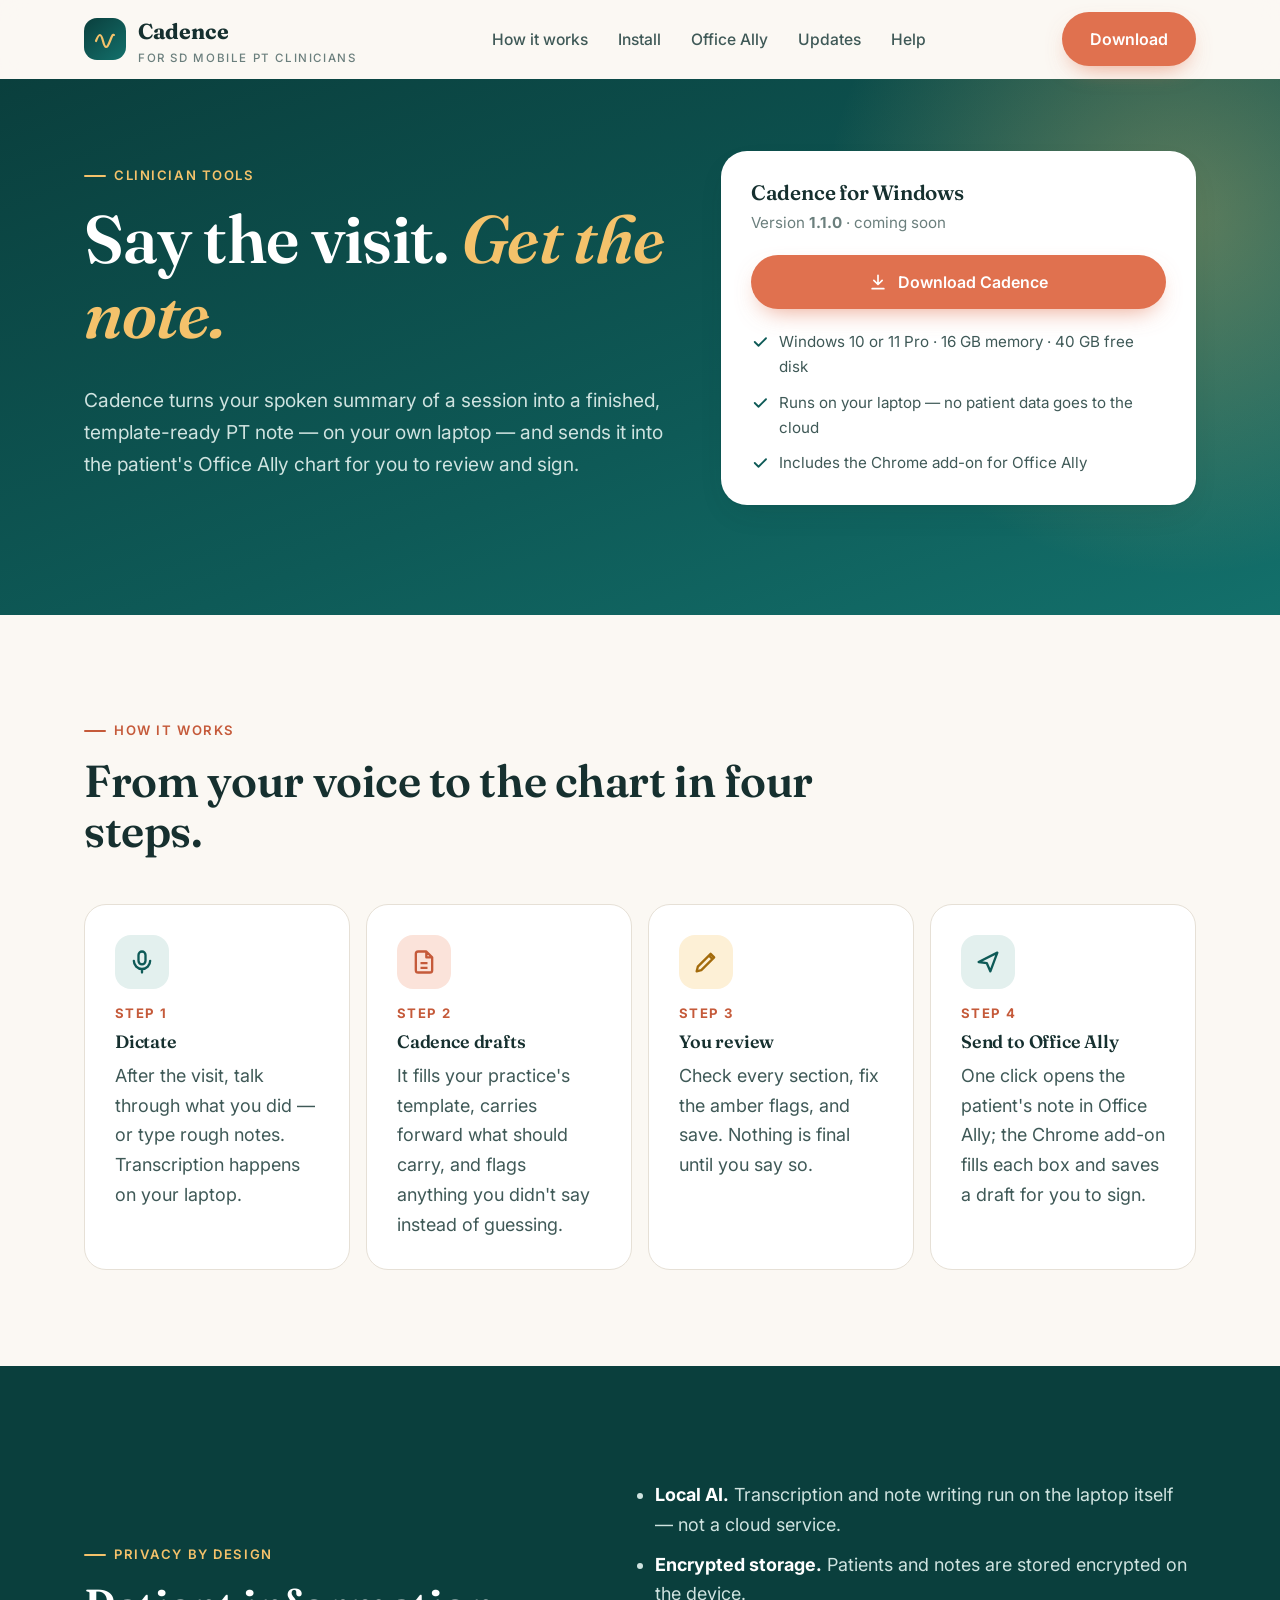
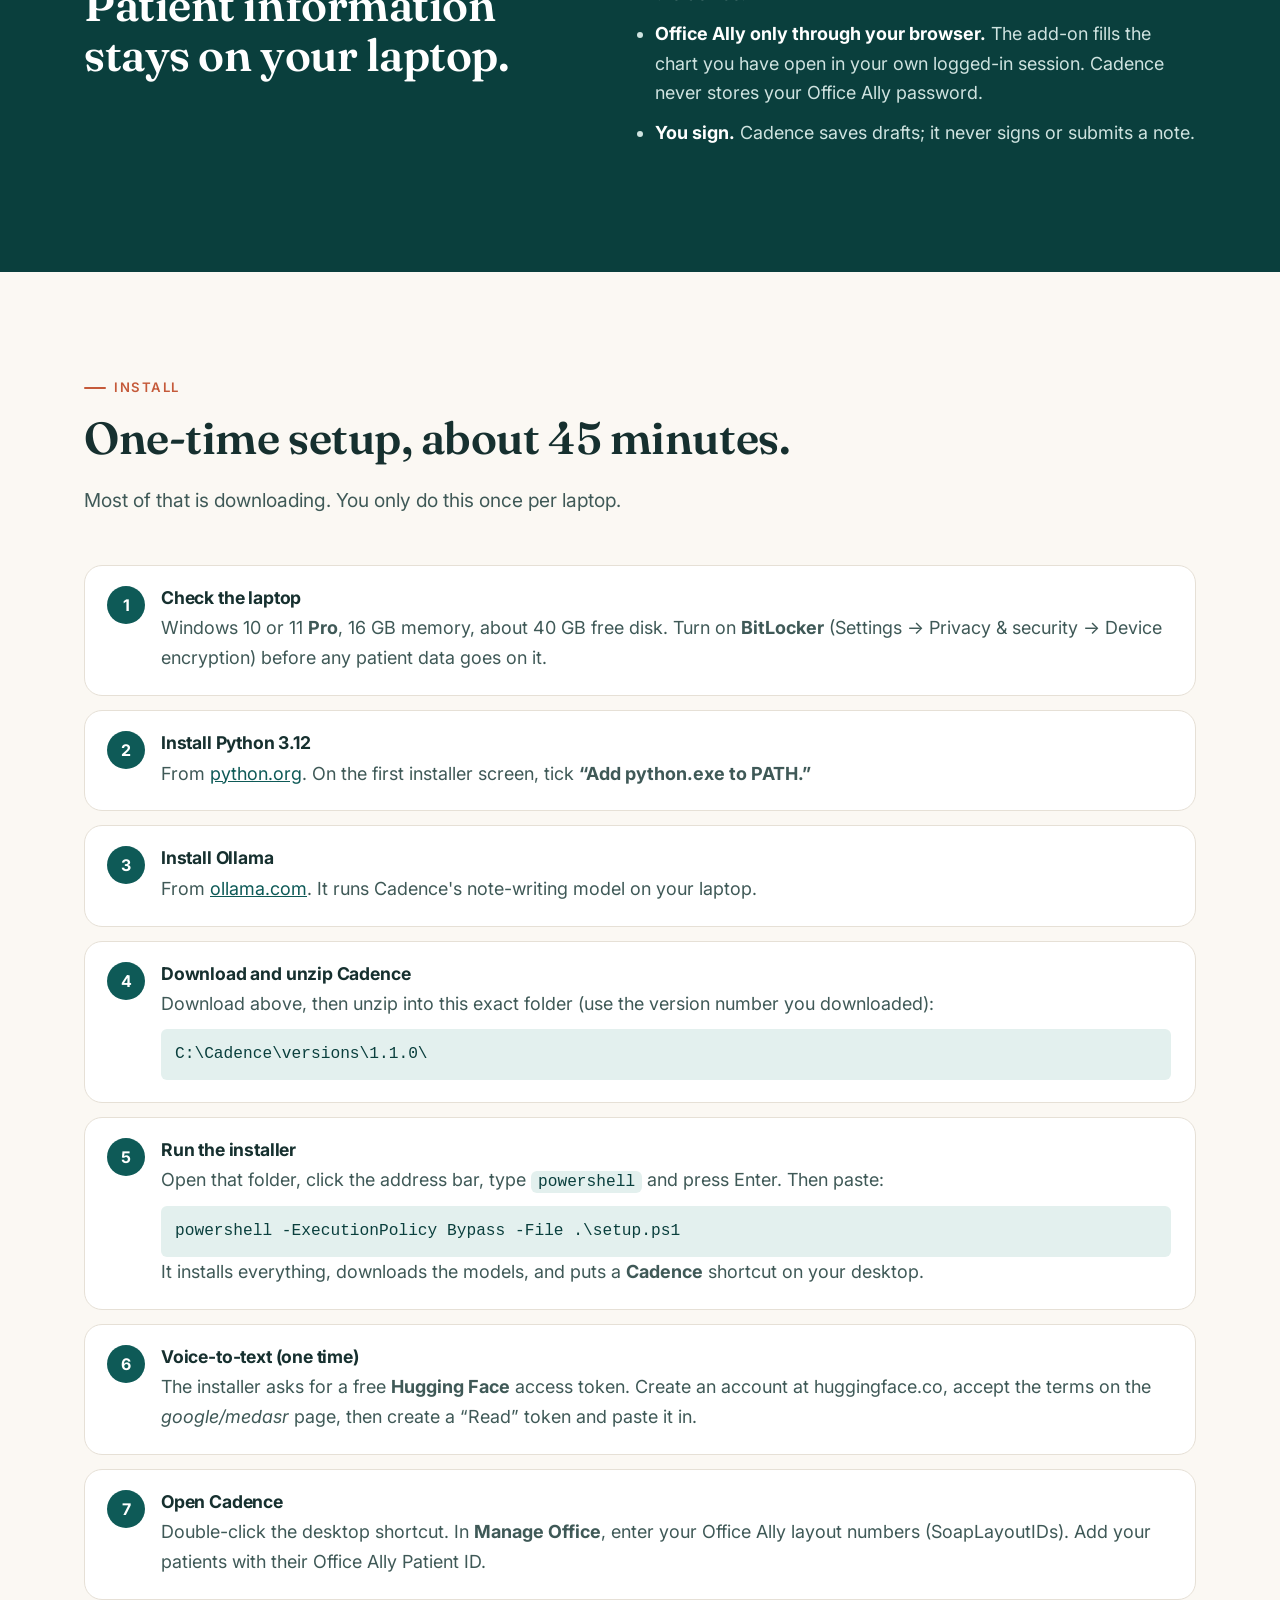
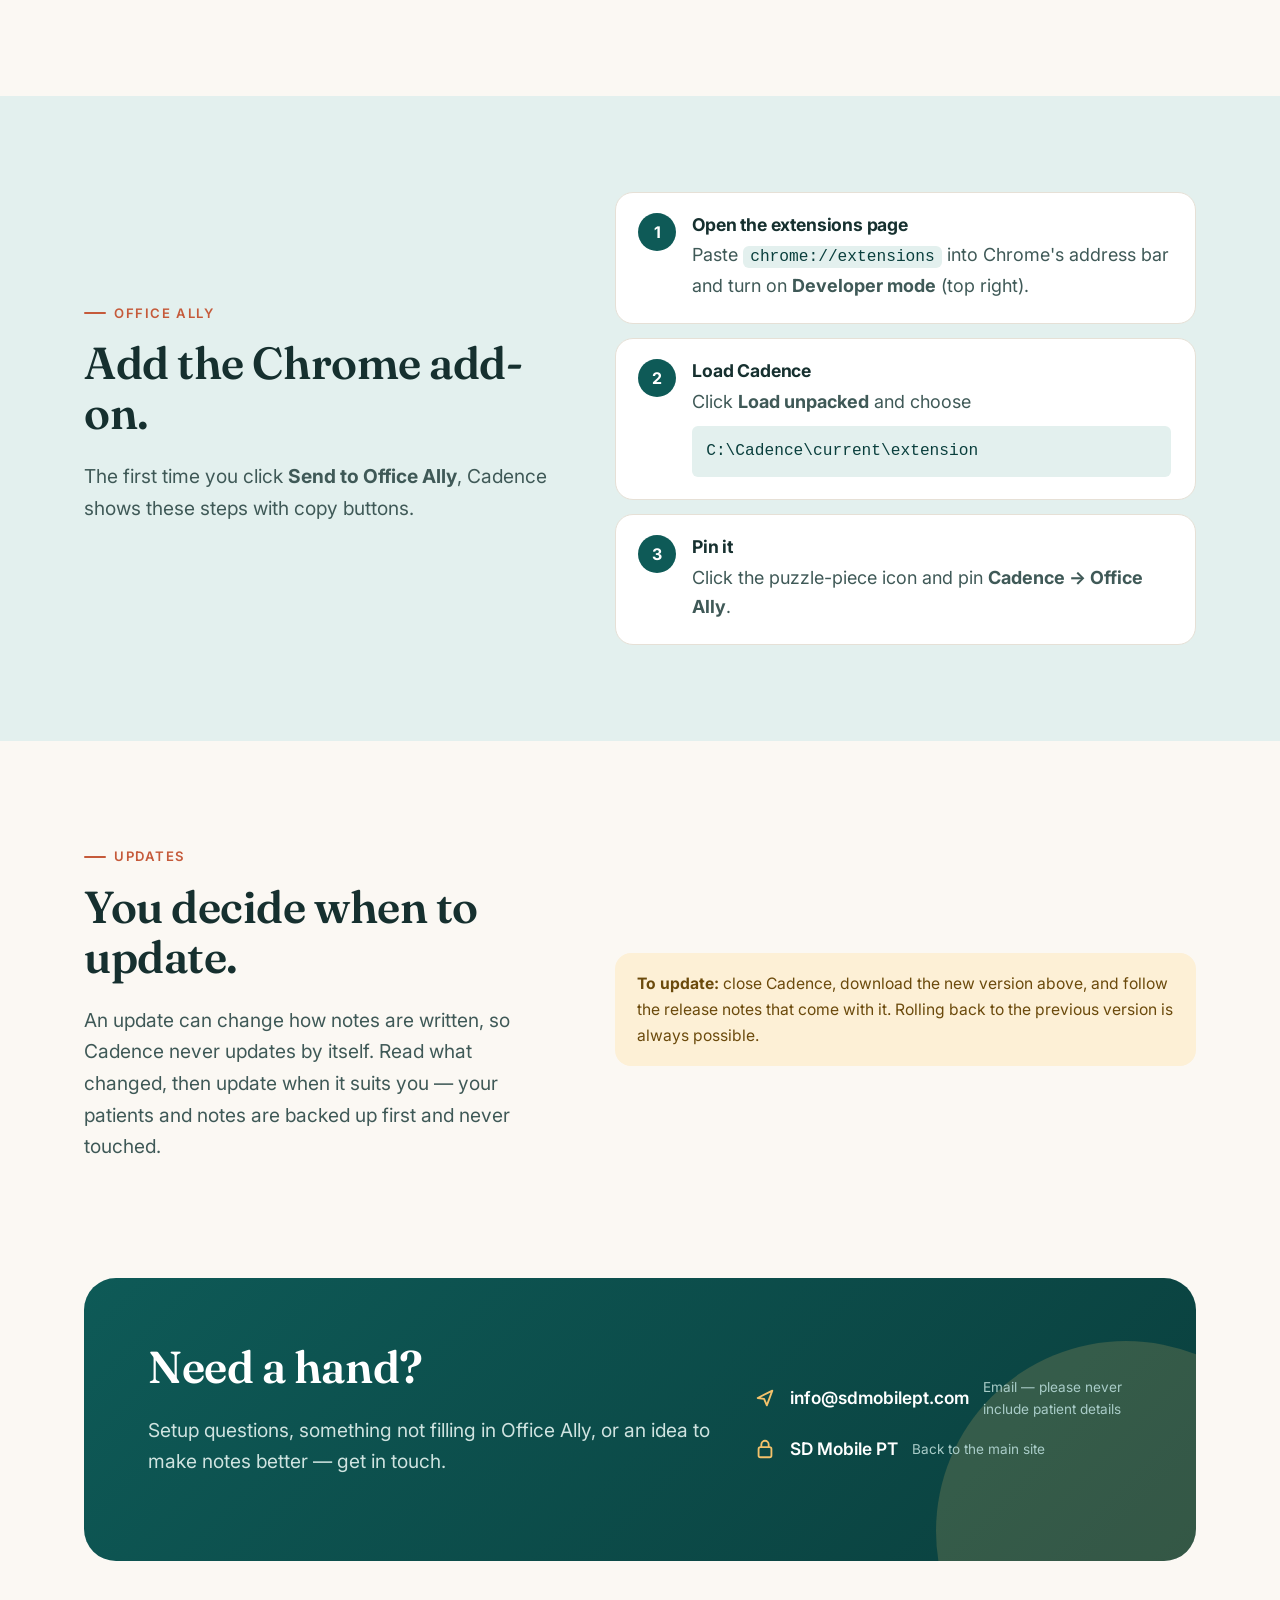
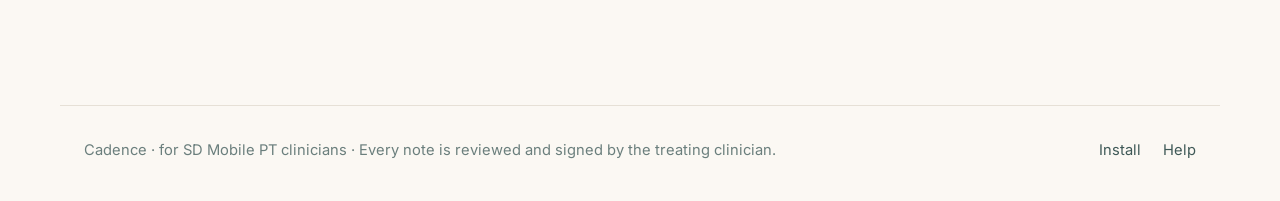
<file: website/cadence/index.html>
<!doctype html>
<html lang="en">
<head>
  <meta charset="utf-8">
  <meta name="viewport" content="width=device-width, initial-scale=1">
  <title>Cadence — Clinical Notes for SD Mobile PT</title>
  <meta name="description" content="Cadence turns a therapist's spoken summary into a finished PT note, on the clinician's own laptop, and sends it to Office Ally.">
  <meta name="robots" content="noindex">
  <link rel="preconnect" href="https://fonts.googleapis.com">
  <link rel="preconnect" href="https://fonts.gstatic.com" crossorigin>
  <link href="https://fonts.googleapis.com/css2?family=Fraunces:ital,opsz,wght@0,9..144,600;0,9..144,700;1,9..144,600&family=Inter:wght@400;500;600;700&display=swap" rel="stylesheet">
  <link rel="stylesheet" href="../assets/site.css">
  <link rel="icon" href="data:image/svg+xml,%3Csvg xmlns='http://www.w3.org/2000/svg' viewBox='0 0 64 64'%3E%3Crect width='64' height='64' rx='16' fill='%230a3f3d'/%3E%3Cpath d='M18 40c6-14 10-14 14 0s8 14 14 0' fill='none' stroke='%23f4c26b' stroke-width='5' stroke-linecap='round'/%3E%3C/svg%3E">
  <style>
    .hero.cad { background: linear-gradient(160deg, #0a3f3d, #0e5a57 60%, #13706b); color: #eef6f5; padding: 72px 0 110px; }
    .hero.cad h1 { color: #fff; } .hero.cad h1 em { color: #f4c26b; }
    .hero.cad .lede { color: #cfe3e0; }
    .hero.cad .eyebrow { color: #f4c26b; }
    .dl { background: #fff; color: var(--ink); border-radius: 26px; padding: 30px; box-shadow: var(--shadow); }
    .dl h3 { margin-bottom: 6px; }
    .dl .ver { color: var(--muted); font-size: .95rem; margin-bottom: 20px; }
    .dl .btn { width: 100%; }
    .dl ul { list-style: none; padding: 0; margin: 20px 0 0; display: grid; gap: 10px; font-size: .95rem; color: var(--ink-soft); }
    .dl li { display: flex; gap: 10px; align-items: flex-start; }
    .dl li svg { width: 18px; height: 18px; color: var(--teal); flex: none; margin-top: 4px; }
    .flow { display: grid; grid-template-columns: repeat(4, 1fr); gap: 16px; }
    .flow .card h3 { font-size: 1.12rem; }
    .num { font: 700 .82rem/1 "Inter", sans-serif; letter-spacing: .1em; color: var(--coral-deep); margin-bottom: 12px; }
    ol.install { counter-reset: s; list-style: none; padding: 0; margin: 0; display: grid; gap: 14px; }
    ol.install > li { counter-increment: s; background: #fff; border: 1px solid var(--line); border-radius: 18px; padding: 22px 24px 22px 76px; position: relative; }
    ol.install > li::before { content: counter(s); position: absolute; left: 22px; top: 20px; width: 38px; height: 38px; border-radius: 50%; background: var(--teal); color: #fff; font: 700 1rem/38px "Inter", sans-serif; text-align: center; }
    ol.install h3 { font-size: 1.1rem; margin-bottom: 6px; font-family: "Inter", sans-serif; font-weight: 700; }
    ol.install p { margin: 0; color: var(--ink-soft); }
    code, .code { font-family: ui-monospace, "Cascadia Mono", Consolas, monospace; font-size: .9em; background: var(--teal-tint); color: var(--teal-deep); padding: 2px 7px; border-radius: 6px; word-break: break-all; }
    .code { display: block; padding: 12px 14px; margin-top: 10px; }
    .note { background: #fdf0d6; border-radius: 16px; padding: 18px 22px; color: #6b4a0c; font-size: .98rem; }
    .privacy li { margin-bottom: 10px; color: #cfe3e0; }
    .privacy strong { color: #fff; }
    @media (max-width: 980px) { .flow { grid-template-columns: repeat(2, 1fr); } }
    @media (max-width: 620px) { .flow { grid-template-columns: 1fr; } ol.install > li { padding-left: 22px; padding-top: 70px; } }
  </style>
</head>
<body>
<svg width="0" height="0" style="position:absolute" aria-hidden="true">
  <defs>
    <symbol id="i-check" viewBox="0 0 24 24"><path d="m5 12 5 5L20 7" fill="none" stroke="currentColor" stroke-width="2.4" stroke-linecap="round" stroke-linejoin="round"/></symbol>
    <symbol id="i-down" viewBox="0 0 24 24"><path d="M12 4v11m-5-5 5 5 5-5M5 20h14" fill="none" stroke="currentColor" stroke-width="2" stroke-linecap="round" stroke-linejoin="round"/></symbol>
    <symbol id="i-mic" viewBox="0 0 24 24"><rect x="9" y="3" width="6" height="11" rx="3" fill="none" stroke="currentColor" stroke-width="2"/><path d="M5 11a7 7 0 0 0 14 0M12 18v3" fill="none" stroke="currentColor" stroke-width="2" stroke-linecap="round"/></symbol>
    <symbol id="i-doc" viewBox="0 0 24 24"><path d="M14 3H7a2 2 0 0 0-2 2v14a2 2 0 0 0 2 2h10a2 2 0 0 0 2-2V8zM14 3v5h5M9 13h6M9 17h6" fill="none" stroke="currentColor" stroke-width="2" stroke-linejoin="round"/></symbol>
    <symbol id="i-send" viewBox="0 0 24 24"><path d="M4 12 20 4l-6 16-3-7z" fill="none" stroke="currentColor" stroke-width="2" stroke-linejoin="round"/></symbol>
    <symbol id="i-pen" viewBox="0 0 24 24"><path d="m4 20 4-1 11-11-3-3L5 16zM14 6l3 3" fill="none" stroke="currentColor" stroke-width="2" stroke-linejoin="round"/></symbol>
    <symbol id="i-lock" viewBox="0 0 24 24"><rect x="5" y="10" width="14" height="11" rx="2" fill="none" stroke="currentColor" stroke-width="2"/><path d="M8 10V7a4 4 0 0 1 8 0v3" fill="none" stroke="currentColor" stroke-width="2"/></symbol>
    <symbol id="i-wave" viewBox="0 0 24 24"><path d="M3 14c3-8 5-8 7 0s4 8 7 0 3-6 4-6" fill="none" stroke="currentColor" stroke-width="2.2" stroke-linecap="round"/></symbol>
  </defs>
</svg>

<header class="site-header" id="top">
  <div class="wrap nav">
    <a class="brand" href="#top">
      <span class="brand-mark" style="background:linear-gradient(140deg,#0a3f3d,#13706b)"><svg style="color:#f4c26b"><use href="#i-wave"/></svg></span>
      <span>Cadence<small>For SD Mobile PT clinicians</small></span>
    </a>
    <ul class="nav-links">
      <li><a href="#how">How it works</a></li>
      <li><a href="#install">Install</a></li>
      <li><a href="#office-ally">Office Ally</a></li>
      <li><a href="#updates">Updates</a></li>
      <li><a href="#help">Help</a></li>
    </ul>
    <div class="nav-cta">
      <a class="btn btn-primary" href="#download">Download</a>
    </div>
  </div>
</header>

<main>
  <section class="hero cad">
    <div class="wrap hero-grid">
      <div class="reveal">
        <span class="eyebrow">Clinician tools</span>
        <h1>Say the visit. <em>Get the note.</em></h1>
        <p class="lede">Cadence turns your spoken summary of a session into a finished, template-ready PT note — on your own laptop — and sends it into the patient's Office Ally chart for you to review and sign.</p>
      </div>
      <div class="dl reveal" id="download">
        <h3>Cadence for Windows</h3>
        <!-- RELEASE: update the version, date and link below for each release. The link points to the
             zip in the practice's Google Drive folder "Cadence Releases" (shared with clinicians only). -->
        <div class="ver">Version <strong id="ver">1.1.0</strong> · <span id="rel">coming soon</span></div>
        <a class="btn btn-primary" id="dlBtn" href="#install"><svg><use href="#i-down"/></svg>Download Cadence</a>
        <ul>
          <li><svg><use href="#i-check"/></svg>Windows 10 or 11 Pro · 16 GB memory · 40 GB free disk</li>
          <li><svg><use href="#i-check"/></svg>Runs on your laptop — no patient data goes to the cloud</li>
          <li><svg><use href="#i-check"/></svg>Includes the Chrome add-on for Office Ally</li>
        </ul>
      </div>
    </div>
  </section>

  <section class="section" id="how">
    <div class="wrap">
      <div class="section-head reveal">
        <span class="eyebrow">How it works</span>
        <h2>From your voice to the chart in four steps.</h2>
      </div>
      <div class="flow">
        <article class="card reveal"><div class="icon"><svg><use href="#i-mic"/></svg></div><div class="num">STEP 1</div><h3>Dictate</h3><p>After the visit, talk through what you did — or type rough notes. Transcription happens on your laptop.</p></article>
        <article class="card reveal"><div class="icon coral"><svg><use href="#i-doc"/></svg></div><div class="num">STEP 2</div><h3>Cadence drafts</h3><p>It fills your practice's template, carries forward what should carry, and flags anything you didn't say instead of guessing.</p></article>
        <article class="card reveal"><div class="icon sun"><svg><use href="#i-pen"/></svg></div><div class="num">STEP 3</div><h3>You review</h3><p>Check every section, fix the amber flags, and save. Nothing is final until you say so.</p></article>
        <article class="card reveal"><div class="icon"><svg><use href="#i-send"/></svg></div><div class="num">STEP 4</div><h3>Send to Office Ally</h3><p>One click opens the patient's note in Office Ally; the Chrome add-on fills each box and saves a draft for you to sign.</p></article>
      </div>
    </div>
  </section>

  <section class="section dark">
    <div class="wrap split">
      <div class="reveal">
        <span class="eyebrow" style="color:#f4c26b">Privacy by design</span>
        <h2 style="color:#fff">Patient information stays on your laptop.</h2>
      </div>
      <ul class="privacy reveal">
        <li><strong>Local AI.</strong> Transcription and note writing run on the laptop itself — not a cloud service.</li>
        <li><strong>Encrypted storage.</strong> Patients and notes are stored encrypted on the device.</li>
        <li><strong>Office Ally only through your browser.</strong> The add-on fills the chart you have open in your own logged-in session. Cadence never stores your Office Ally password.</li>
        <li><strong>You sign.</strong> Cadence saves drafts; it never signs or submits a note.</li>
      </ul>
    </div>
  </section>

  <section class="section" id="install">
    <div class="wrap">
      <div class="section-head reveal">
        <span class="eyebrow">Install</span>
        <h2>One-time setup, about 45 minutes.</h2>
        <p class="lede">Most of that is downloading. You only do this once per laptop.</p>
      </div>
      <ol class="install reveal">
        <li><h3>Check the laptop</h3><p>Windows 10 or 11 <strong>Pro</strong>, 16 GB memory, about 40 GB free disk. Turn on <strong>BitLocker</strong> (Settings → Privacy &amp; security → Device encryption) before any patient data goes on it.</p></li>
        <li><h3>Install Python 3.12</h3><p>From <a href="https://www.python.org/downloads/" target="_blank" rel="noopener">python.org</a>. On the first installer screen, tick <strong>“Add python.exe to PATH.”</strong></p></li>
        <li><h3>Install Ollama</h3><p>From <a href="https://ollama.com/download" target="_blank" rel="noopener">ollama.com</a>. It runs Cadence's note-writing model on your laptop.</p></li>
        <li><h3>Download and unzip Cadence</h3><p>Download above, then unzip into this exact folder (use the version number you downloaded):<span class="code">C:\Cadence\versions\1.1.0\</span></p></li>
        <li><h3>Run the installer</h3><p>Open that folder, click the address bar, type <code>powershell</code> and press Enter. Then paste:<span class="code">powershell -ExecutionPolicy Bypass -File .\setup.ps1</span>It installs everything, downloads the models, and puts a <strong>Cadence</strong> shortcut on your desktop.</p></li>
        <li><h3>Voice-to-text (one time)</h3><p>The installer asks for a free <strong>Hugging Face</strong> access token. Create an account at huggingface.co, accept the terms on the <em>google/medasr</em> page, then create a “Read” token and paste it in.</p></li>
        <li><h3>Open Cadence</h3><p>Double-click the desktop shortcut. In <strong>Manage Office</strong>, enter your Office Ally layout numbers (SoapLayoutIDs). Add your patients with their Office Ally Patient ID.</p></li>
      </ol>
    </div>
  </section>

  <section class="section tint" id="office-ally">
    <div class="wrap split">
      <div class="reveal">
        <span class="eyebrow">Office Ally</span>
        <h2>Add the Chrome add-on.</h2>
        <p class="lede">The first time you click <strong>Send to Office Ally</strong>, Cadence shows these steps with copy buttons.</p>
      </div>
      <ol class="install reveal">
        <li><h3>Open the extensions page</h3><p>Paste <code>chrome://extensions</code> into Chrome's address bar and turn on <strong>Developer mode</strong> (top right).</p></li>
        <li><h3>Load Cadence</h3><p>Click <strong>Load unpacked</strong> and choose <span class="code">C:\Cadence\current\extension</span></p></li>
        <li><h3>Pin it</h3><p>Click the puzzle-piece icon and pin <strong>Cadence → Office Ally</strong>.</p></li>
      </ol>
    </div>
  </section>

  <section class="section" id="updates">
    <div class="wrap split">
      <div class="reveal">
        <span class="eyebrow">Updates</span>
        <h2>You decide when to update.</h2>
        <p class="lede">An update can change how notes are written, so Cadence never updates by itself. Read what changed, then update when it suits you — your patients and notes are backed up first and never touched.</p>
      </div>
      <div class="reveal">
        <div class="note"><strong>To update:</strong> close Cadence, download the new version above, and follow the release notes that come with it. Rolling back to the previous version is always possible.</div>
      </div>
    </div>
  </section>

  <section class="section" id="help" style="padding-top:0">
    <div class="wrap">
      <div class="cta reveal">
        <div>
          <h2>Need a hand?</h2>
          <p class="lede" style="color:#cfe3e0">Setup questions, something not filling in Office Ally, or an idea to make notes better — get in touch.</p>
        </div>
        <ul class="contact-list">
          <li><a href="mailto:info@sdmobilept.com?subject=Cadence%20help"><svg><use href="#i-send"/></svg><span>info@sdmobilept.com<small>Email — please never include patient details</small></span></a></li>
          <li><a href="https://www.sdmobilept.com/"><svg><use href="#i-lock"/></svg><span>SD Mobile PT<small>Back to the main site</small></span></a></li>
        </ul>
      </div>
    </div>
  </section>
</main>

<footer class="site-footer">
  <div class="wrap footer-grid">
    <span>Cadence · for SD Mobile PT clinicians · Every note is reviewed and signed by the treating clinician.</span>
    <span><a href="#install">Install</a><a href="#help">Help</a></span>
  </div>
</footer>

<script>
  const header = document.querySelector(".site-header");
  addEventListener("scroll", () => header.classList.toggle("scrolled", scrollY > 8), { passive: true });
  const io = "IntersectionObserver" in window ? new IntersectionObserver((entries) => entries.forEach((e) => {
    if (e.isIntersecting) { e.target.classList.add("in"); io.unobserve(e.target); }
  }), { threshold: 0.12 }) : null;
  document.querySelectorAll(".reveal").forEach((el) => io ? io.observe(el) : el.classList.add("in"));
</script>
</body>
</html>
</file>
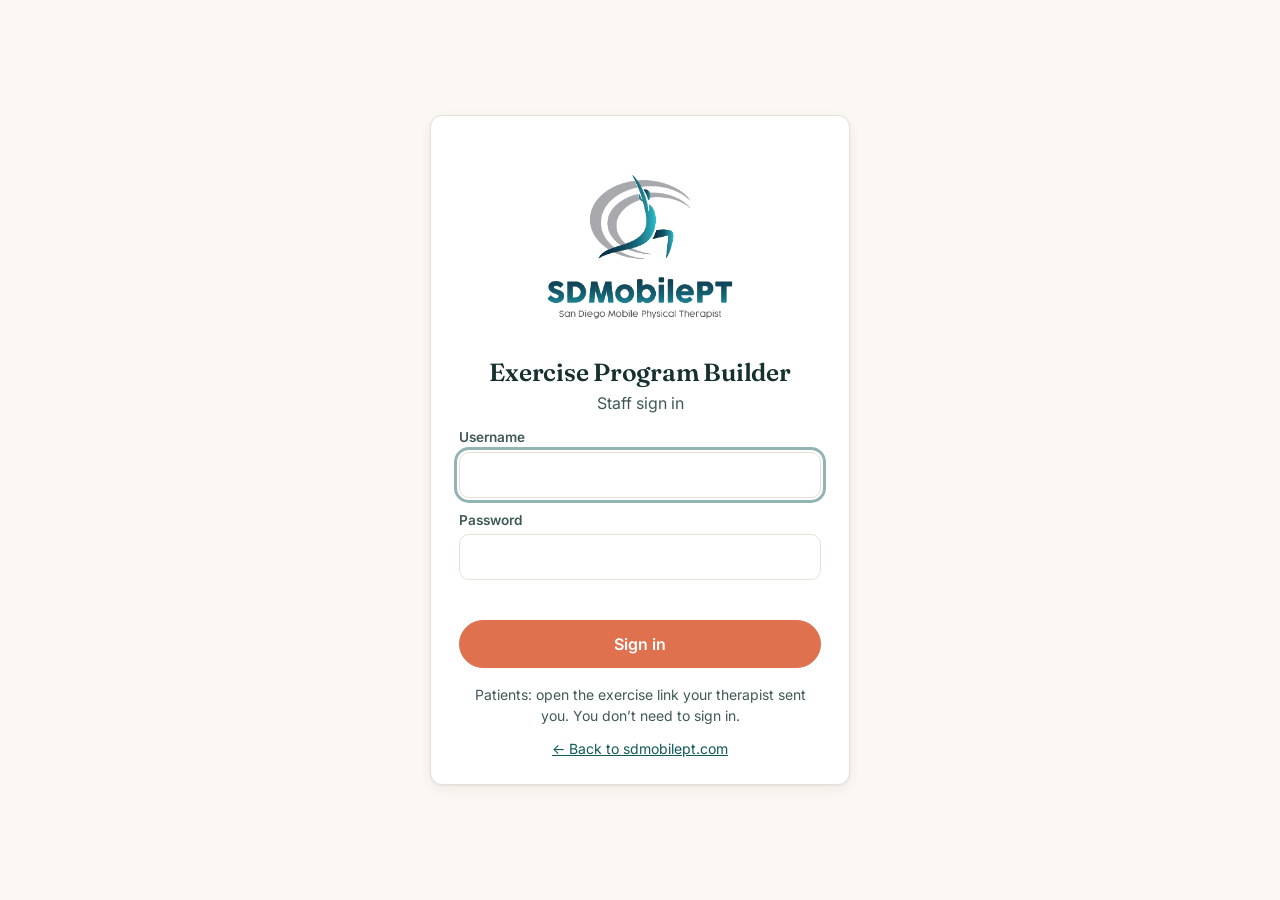
<file: website/exercises/index.html>
<!doctype html>
<html lang="en">
<head>
<meta charset="utf-8">
<meta name="viewport" content="width=device-width, initial-scale=1">
<meta name="description" content="Build home exercise programs for patients and share them as a printable handout or a phone-friendly link.">
<meta name="robots" content="noindex">
<title>Exercises – SD Mobile PT</title>
<link rel="icon" href="assets/sdmpt-mark.png">
<link rel="preconnect" href="https://fonts.googleapis.com">
<link rel="preconnect" href="https://fonts.gstatic.com" crossorigin>
<link href="https://fonts.googleapis.com/css2?family=Fraunces:opsz,wght@9..144,600;9..144,700&family=Inter:wght@400;500;600;700&display=swap" rel="stylesheet">
<link rel="stylesheet" href="css/styles.css">
</head>
<body>
<header class="topbar no-print" id="topbar"></header>
<main id="main"></main>
<div class="toast" id="toast" role="status" aria-live="polite"></div>
<noscript><p style="padding:1rem">This app needs JavaScript turned on.</p></noscript>
<script src="js/config.js"></script>
<script src="js/figures.js"></script>
<script src="js/exercises.js"></script>
<script src="js/photos.js"></script>
<script src="js/app.js"></script>
</body>
</html>
</file>
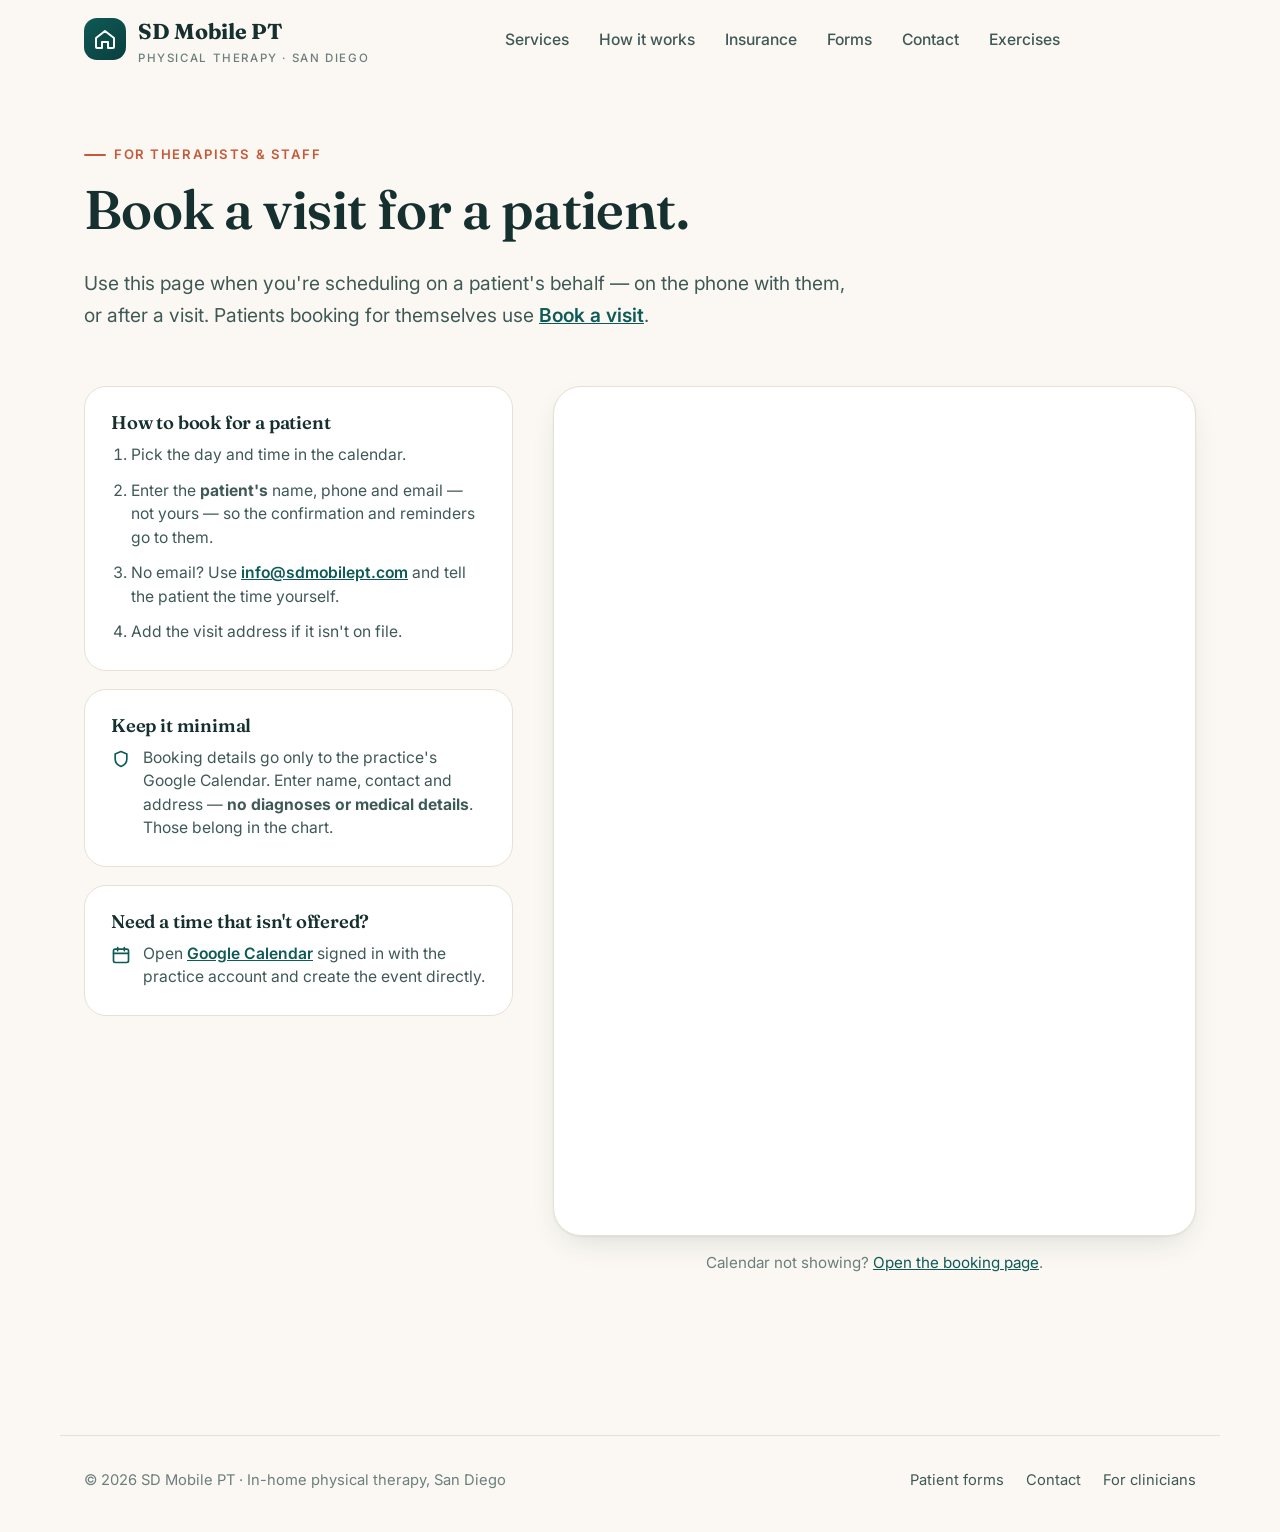
<file: website/pt-booking/index.html>
<!doctype html>
<html lang="en">
<head>
  <meta charset="utf-8">
  <meta name="viewport" content="width=device-width, initial-scale=1">
  <title>Appointment booked by PT — SD Mobile PT</title>
  <meta name="description" content="For SD Mobile PT therapists and staff: book a visit on a patient's behalf.">
  <meta name="robots" content="noindex">
  <link rel="preconnect" href="https://fonts.googleapis.com">
  <link rel="preconnect" href="https://fonts.gstatic.com" crossorigin>
  <link href="https://fonts.googleapis.com/css2?family=Fraunces:ital,opsz,wght@0,9..144,600;0,9..144,700;1,9..144,600&family=Inter:wght@400;500;600;700&display=swap" rel="stylesheet">
  <link rel="stylesheet" href="../assets/site.css">
  <link rel="icon" href="data:image/svg+xml,%3Csvg xmlns='http://www.w3.org/2000/svg' viewBox='0 0 64 64'%3E%3Crect width='64' height='64' rx='16' fill='%230e5a57'/%3E%3Cpath d='M16 34 32 20l16 14v14H16z' fill='none' stroke='white' stroke-width='5' stroke-linejoin='round'/%3E%3C/svg%3E">
  <style>
    .book-hero { padding: 56px 0 36px; }
    .book-grid { display: grid; grid-template-columns: .8fr 1.2fr; gap: 40px; align-items: start; padding-bottom: 96px; }
    .side { position: sticky; top: 100px; display: grid; gap: 18px; }
    .side .card { padding: 26px; }
    .side h3 { font-size: 1.15rem; }
    .side ol, .side ul { padding: 0; margin: 0; display: grid; gap: 12px; color: var(--ink-soft); font-size: .98rem; }
    .side ol { padding-left: 20px; }
    .side ul { list-style: none; }
    .side li { line-height: 1.5; }
    .side ul li { display: flex; gap: 12px; align-items: flex-start; }
    .side li svg { width: 20px; height: 20px; color: var(--teal); flex: none; margin-top: 3px; }
    a.inline { font-weight: 600; white-space: nowrap; }
    .calendar-frame { background: #fff; border-radius: 28px; box-shadow: var(--shadow); padding: 14px; border: 1px solid var(--line); }
    .calendar-frame iframe { width: 100%; height: 820px; border: 0; border-radius: 18px; display: block; }
    .fallback { text-align: center; color: var(--muted); font-size: .95rem; margin-top: 14px; }
    @media (max-width: 980px) { .book-grid { grid-template-columns: 1fr; } .side { position: static; order: 2; } .calendar-frame iframe { height: 900px; } }
    @media (max-width: 620px) { .calendar-frame { padding: 6px; border-radius: 20px; } .calendar-frame iframe { height: 1000px; } }
  </style>
</head>
<body>
<svg width="0" height="0" style="position:absolute" aria-hidden="true">
  <defs>
    <symbol id="i-home" viewBox="0 0 24 24"><path d="M3 11 12 4l9 7v9a1 1 0 0 1-1 1h-5v-6h-6v6H4a1 1 0 0 1-1-1z" fill="none" stroke="currentColor" stroke-width="2" stroke-linejoin="round"/></symbol>
    <symbol id="i-shield" viewBox="0 0 24 24"><path d="M12 3 5 6v6c0 4.5 3 7.5 7 9 4-1.5 7-4.5 7-9V6z" fill="none" stroke="currentColor" stroke-width="2" stroke-linejoin="round"/></symbol>
    <symbol id="i-cal" viewBox="0 0 24 24"><rect x="3" y="5" width="18" height="16" rx="2" fill="none" stroke="currentColor" stroke-width="2"/><path d="M3 10h18M8 3v4M16 3v4" stroke="currentColor" stroke-width="2" stroke-linecap="round"/></symbol>
    <symbol id="i-menu" viewBox="0 0 24 24"><path d="M4 7h16M4 12h16M4 17h16" stroke="currentColor" stroke-width="2" stroke-linecap="round"/></symbol>
  </defs>
</svg>

<header class="site-header">
  <div class="wrap nav">
    <a class="brand" href="../" aria-label="SD Mobile PT home">
      <span class="brand-mark"><svg><use href="#i-home"/></svg></span>
      <span>SD Mobile PT<small>Physical therapy · San Diego</small></span>
    </a>
    <ul class="nav-links">
      <li><a href="../#services">Services</a></li>
      <li><a href="../#how">How it works</a></li>
      <li><a href="../#insurance">Insurance</a></li>
      <li><a href="../#forms">Forms</a></li>
      <li><a href="../#contact">Contact</a></li>
      <li><a href="../exercises/">Exercises</a></li>
    </ul>
    <div class="nav-cta">
      <a class="nav-phone" href="tel:+16192897110">619-289-7110</a>
      <button class="menu-toggle" aria-label="Open menu" aria-expanded="false"><svg><use href="#i-menu"/></svg></button>
    </div>
  </div>
</header>

<main class="wrap">
  <section class="book-hero">
    <span class="eyebrow">For therapists &amp; staff</span>
    <h1 style="font-size:clamp(2.2rem,4.6vw,3.4rem)">Book a visit for a patient.</h1>
    <p class="lede">Use this page when you're scheduling on a patient's behalf — on the phone with them, or after a visit.
      Patients booking for themselves use <a class="inline" href="../book/">Book a visit</a>.</p>
  </section>

  <div class="book-grid">
    <aside class="side">
      <div class="card">
        <h3>How to book for a patient</h3>
        <ol>
          <li>Pick the day and time in the calendar.</li>
          <li>Enter the <strong>patient's</strong> name, phone and email — not yours — so the confirmation and reminders go to them.</li>
          <li>No email? Use <a class="inline" href="mailto:info@sdmobilept.com">info@sdmobilept.com</a> and tell the patient the time yourself.</li>
          <li>Add the visit address if it isn't on file.</li>
        </ol>
      </div>
      <div class="card">
        <h3>Keep it minimal</h3>
        <ul>
          <li><svg><use href="#i-shield"/></svg><span>Booking details go only to the practice's Google Calendar. Enter name, contact and address — <strong>no diagnoses or medical details</strong>. Those belong in the chart.</span></li>
        </ul>
      </div>
      <div class="card">
        <h3>Need a time that isn't offered?</h3>
        <ul>
          <li><svg><use href="#i-cal"/></svg><span>Open <a class="inline" href="https://calendar.google.com/" target="_blank" rel="noopener">Google Calendar</a> signed in with the practice account and create the event directly.</span></li>
        </ul>
      </div>
    </aside>

    <div>
      <div class="calendar-frame">
        <!-- Same Google Calendar appointment schedule as book/, embedded with Google's "?gv=true" form. -->
        <iframe src="https://calendar.google.com/calendar/appointments/schedules/AcZssZ3ODIvmWcU6XlQmSeb_QLj3bnGvECLORvfc4UIyDDd1CJPw0BJb6VfxSBJVoYNgAAn4RBYu2aYs?gv=true"
                title="Book an appointment for a patient" loading="lazy"></iframe>
      </div>
      <p class="fallback">Calendar not showing? <a href="https://calendar.google.com/calendar/u/0/appointments/schedules/AcZssZ3ODIvmWcU6XlQmSeb_QLj3bnGvECLORvfc4UIyDDd1CJPw0BJb6VfxSBJVoYNgAAn4RBYu2aYs" target="_blank" rel="noopener">Open the booking page</a>.</p>
    </div>
  </div>
</main>

<footer class="site-footer">
  <div class="wrap footer-grid">
    <span>© <span id="yr">2026</span> SD Mobile PT · In-home physical therapy, San Diego</span>
    <span><a href="../#forms">Patient forms</a><a href="../#contact">Contact</a><a href="../cadence/">For clinicians</a></span>
  </div>
</footer>

<script>
  document.getElementById("yr").textContent = new Date().getFullYear();
  const header = document.querySelector(".site-header");
  const toggle = document.querySelector(".menu-toggle");
  addEventListener("scroll", () => header.classList.toggle("scrolled", scrollY > 8), { passive: true });
  toggle.addEventListener("click", () => { const open = header.classList.toggle("open"); toggle.setAttribute("aria-expanded", open); });
</script>
</body>
</html>
</file>
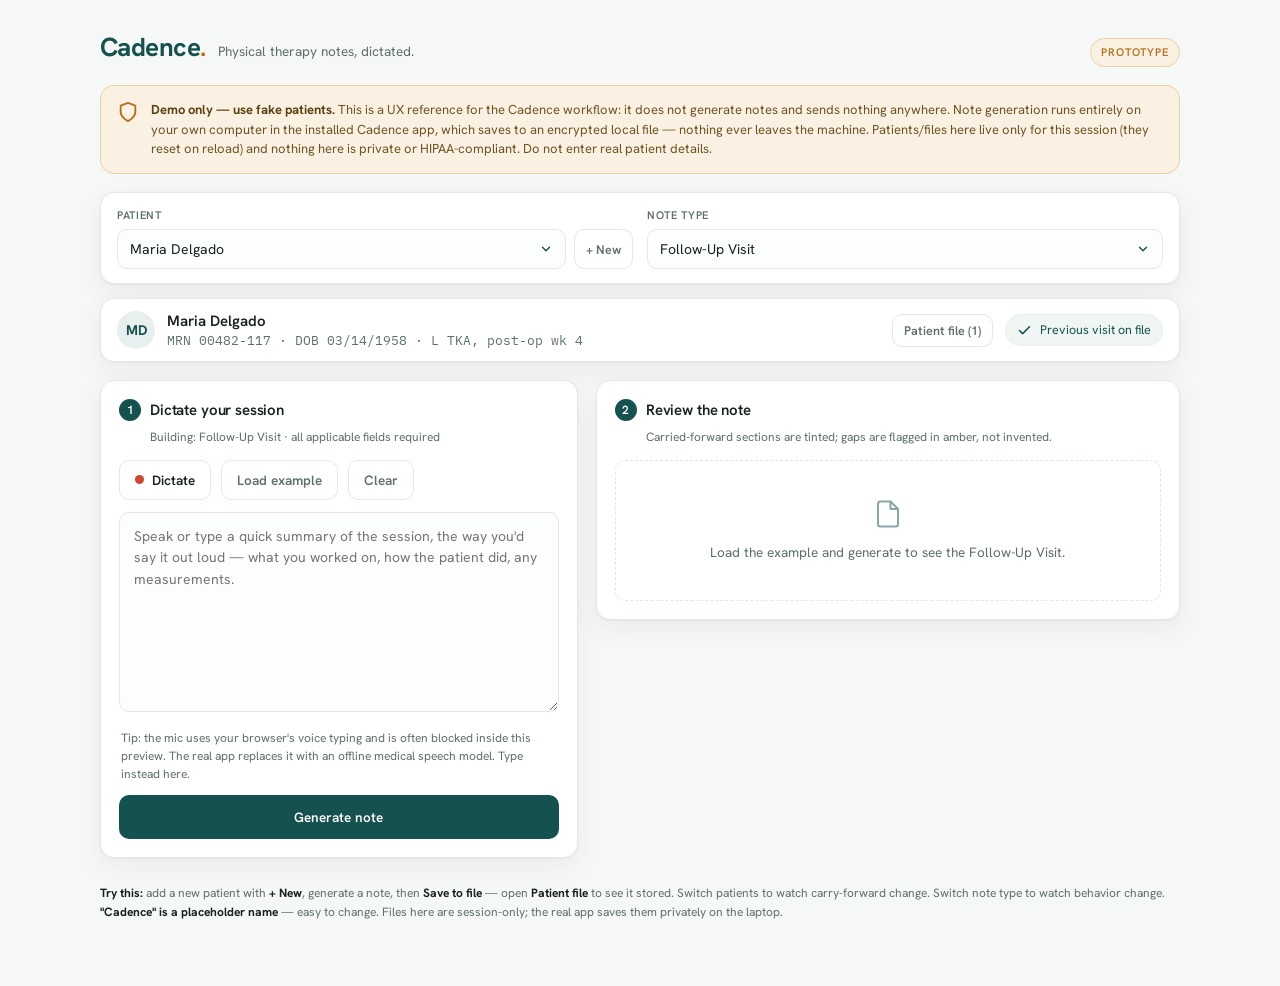
<file: cadence-prototype.html>
<!doctype html>
<html lang="en">
<head>
<meta charset="utf-8" />
<meta name="viewport" content="width=device-width, initial-scale=1" />
<title>Cadence — PT Notes (Prototype)</title>
<link rel="preconnect" href="https://fonts.googleapis.com">
<link rel="preconnect" href="https://fonts.gstatic.com" crossorigin>
<link href="https://fonts.googleapis.com/css2?family=Hanken+Grotesk:wght@400;500;600;700&family=Newsreader:opsz,wght@6..72,400;6..72,500;6..72,600&family=IBM+Plex+Mono:wght@400;500&display=swap" rel="stylesheet">
<style>
  :root{
    --paper:#f6f8f7; --surface:#ffffff; --ink:#17211e; --muted:#5d6f69; --line:#e2e8e5;
    --teal:#15514e; --teal-soft:#e7f0ee; --teal-tint:#f0f6f4;
    --amber:#b5701f; --amber-soft:#fbf1e3; --amber-line:#eccfa3;
    --radius:14px; --shadow:0 1px 2px rgba(23,33,30,.04), 0 8px 28px rgba(23,33,30,.06);
  }
  *{box-sizing:border-box}
  html,body{margin:0}
  body{background:var(--paper);color:var(--ink);font-family:"Hanken Grotesk",system-ui,sans-serif;line-height:1.5;-webkit-font-smoothing:antialiased;padding:28px 20px 64px}
  .wrap{max-width:1080px;margin:0 auto}

  header.top{display:flex;align-items:baseline;justify-content:space-between;gap:16px;flex-wrap:wrap;margin-bottom:18px}
  .brand{display:flex;align-items:baseline;gap:12px}
  .mark{font-size:26px;font-weight:700;letter-spacing:-.02em;color:var(--teal)}
  .mark .dot{color:var(--amber)}
  .tagline{font-size:13.5px;color:var(--muted)}
  .pill{font-size:11px;font-weight:600;letter-spacing:.08em;text-transform:uppercase;color:var(--amber);background:var(--amber-soft);border:1px solid var(--amber-line);padding:5px 10px;border-radius:999px}

  .privacy{display:flex;gap:12px;align-items:flex-start;background:var(--amber-soft);border:1px solid var(--amber-line);border-radius:var(--radius);padding:14px 16px;margin-bottom:18px}
  .privacy .ico{flex:none;width:22px;height:22px;color:var(--amber);margin-top:1px}
  .privacy p{margin:0;font-size:13px;color:#6c5424}
  .privacy strong{color:#5a430f}

  .controls{display:grid;grid-template-columns:1fr 1fr;gap:14px;background:var(--surface);border:1px solid var(--line);border-radius:var(--radius);padding:14px 16px;margin-bottom:14px;box-shadow:var(--shadow)}
  @media (max-width:640px){.controls{grid-template-columns:1fr}}
  .field{display:flex;flex-direction:column;gap:6px}
  .field label{font-size:11px;font-weight:600;letter-spacing:.06em;text-transform:uppercase;color:var(--muted)}
  .selrow{display:flex;gap:8px}
  .selrow select{flex:1}
  select{font-family:inherit;font-size:14px;color:var(--ink);background:#fcfdfd;border:1px solid var(--line);border-radius:10px;padding:10px 12px;cursor:pointer;appearance:none;background-image:url("data:image/svg+xml;utf8,<svg xmlns='http://www.w3.org/2000/svg' width='14' height='14' viewBox='0 0 24 24' fill='none' stroke='%2315514e' stroke-width='2.4' stroke-linecap='round' stroke-linejoin='round'><polyline points='6 9 12 15 18 9'/></svg>");background-repeat:no-repeat;background-position:right 12px center}
  select:focus{outline:2px solid var(--teal);outline-offset:1px;border-color:var(--teal)}

  .patient{display:flex;align-items:center;gap:12px;flex-wrap:wrap;background:var(--surface);border:1px solid var(--line);border-radius:var(--radius);padding:12px 16px;margin-bottom:18px;box-shadow:var(--shadow)}
  .avatar{width:38px;height:38px;border-radius:50%;background:var(--teal-soft);color:var(--teal);display:flex;align-items:center;justify-content:center;font-weight:700;font-size:14px;flex:none}
  .pmeta{display:flex;flex-direction:column;line-height:1.3}
  .pname{font-weight:600;font-size:15px}
  .psub{font-size:12.5px;color:var(--muted);font-family:"IBM Plex Mono",monospace}
  .spacer{flex:1}
  .priorflag{display:flex;align-items:center;gap:8px;font-size:12.5px;color:var(--teal);background:var(--teal-tint);border:1px solid var(--teal-soft);padding:6px 11px;border-radius:999px;cursor:pointer;user-select:none}
  .priorflag .check{width:15px;height:15px}
  .priorflag.off{color:var(--muted);background:#f4f6f5;border-color:var(--line)}
  .priorflag.disabled{opacity:.6;cursor:not-allowed}
  .priorflag.hidden{display:none}
  .fake-tag{font-size:11px;color:var(--muted);font-style:italic;font-weight:400}

  .grid{display:grid;grid-template-columns:0.9fr 1.1fr;gap:18px;align-items:start}
  @media (max-width:860px){.grid{grid-template-columns:1fr}}
  .card{background:var(--surface);border:1px solid var(--line);border-radius:var(--radius);box-shadow:var(--shadow);padding:18px}
  .step{display:flex;align-items:center;gap:9px;margin:0 0 6px}
  .step .n{width:22px;height:22px;border-radius:50%;background:var(--teal);color:#fff;font-size:12px;font-weight:600;display:flex;align-items:center;justify-content:center;flex:none}
  .step h2{margin:0;font-size:15px;font-weight:600;letter-spacing:-.01em}
  .substep{font-size:12px;color:var(--muted);margin:0 0 14px 31px}

  .dictabar{display:flex;gap:10px;margin-bottom:12px;flex-wrap:wrap}
  textarea{width:100%;min-height:200px;resize:vertical;border:1px solid var(--line);border-radius:10px;padding:13px 14px;font-family:inherit;font-size:14px;color:var(--ink);background:#fcfdfd;line-height:1.55}
  textarea:focus{outline:2px solid var(--teal);outline-offset:1px;border-color:var(--teal)}
  .btn{font-family:inherit;font-size:13.5px;font-weight:600;border-radius:10px;border:1px solid transparent;padding:10px 15px;cursor:pointer;display:inline-flex;align-items:center;gap:8px;transition:background .15s,border-color .15s,transform .05s}
  .btn:active{transform:translateY(1px)}
  .btn-sm{padding:7px 11px;font-size:12.5px}
  .btn-mic{background:var(--surface);border-color:var(--line);color:var(--ink)}
  .btn-mic:hover{border-color:var(--teal)}
  .btn-mic.live{background:#fdecea;border-color:#e7a59c;color:#a3372a}
  .btn-mic .pulse{width:9px;height:9px;border-radius:50%;background:#cf4631}
  .btn-mic.live .pulse{animation:pulse 1.1s infinite}
  @keyframes pulse{0%,100%{opacity:1}50%{opacity:.25}}
  .btn-ghost{background:transparent;border-color:var(--line);color:var(--muted)}
  .btn-ghost:hover{border-color:var(--teal);color:var(--teal)}
  .btn-primary{background:var(--teal);color:#fff;width:100%;justify-content:center;margin-top:12px;padding:12px}
  .btn-primary:hover{background:#0f413f}
  .btn-primary:disabled{opacity:.55;cursor:default}
  .helper{font-size:12px;color:var(--muted);margin:10px 2px 0}

  .empty{color:var(--muted);font-size:13.5px;text-align:center;padding:38px 14px;border:1px dashed var(--line);border-radius:10px}
  .empty svg{width:30px;height:30px;color:var(--teal);opacity:.5;margin-bottom:8px}

  .savebar{display:flex;align-items:center;gap:12px;margin-bottom:14px;flex-wrap:wrap}
  .btn-save{background:var(--teal);color:#fff;padding:9px 14px;font-size:13px}
  .btn-save:hover{background:#0f413f}
  .btn-save.done{background:var(--teal-soft);color:var(--teal);cursor:default}
  .savehint{font-size:12px;color:var(--muted)}

  .needs{background:var(--amber-soft);border:1px solid var(--amber-line);border-radius:11px;padding:13px 15px;margin-bottom:16px}
  .needs h3{margin:0 0 8px;font-size:13px;font-weight:700;color:#5a430f;display:flex;align-items:center;gap:8px}
  .needs h3 svg{width:16px;height:16px;color:var(--amber)}
  .needs ul{margin:0;padding-left:18px}
  .needs li{font-size:13px;color:#6c5424;margin:3px 0}
  .resolve{margin-top:12px}
  .resolve textarea{min-height:64px;background:#fffdf9;border-color:var(--amber-line)}
  .btn-amber{background:var(--amber);color:#fff;margin-top:9px;padding:9px 14px;font-size:13px}
  .btn-amber:hover{background:#9a5e15}
  .resolve-actions{display:flex;gap:8px;margin-top:9px;flex-wrap:wrap}
  .resolve-actions .btn{margin-top:0}
  .mic-help-sm{font-size:11.5px;color:var(--muted);margin:8px 2px 0}
  .mic-help-sm:empty{display:none}

  .sheet{border:1px solid var(--line);border-radius:11px;background:#fff;overflow:hidden}
  .sheet-head{padding:14px 20px 12px;border-bottom:1px solid var(--line)}
  .sheet-title{font-family:"Newsreader",Georgia,serif;font-size:18px;font-weight:600}
  .sheet-sub{font-size:11.5px;color:var(--muted);font-family:"IBM Plex Mono",monospace;margin-top:3px}
  .sec{padding:13px 20px;border-bottom:1px solid #eef2f0}
  .sec:last-child{border-bottom:none}
  .sec.cf{background:var(--teal-tint)}
  .sec-h{display:flex;align-items:center;gap:9px;margin-bottom:5px}
  .sec-h .lbl{font-size:10.5px;letter-spacing:.07em;text-transform:uppercase;font-weight:700;color:var(--teal)}
  .cf-badge{font-size:10px;font-weight:600;color:var(--teal);background:var(--teal-soft);padding:2px 8px;border-radius:999px;letter-spacing:.03em}
  .sec-body{font-family:"Newsreader",Georgia,serif;font-size:14.5px;line-height:1.6;color:#26312d;white-space:pre-wrap}
  .gap{background:var(--amber-soft);color:var(--amber);border:1px solid var(--amber-line);border-radius:5px;padding:0 6px;font-family:"IBM Plex Mono",monospace;font-size:12px;font-weight:500}

  .spin{width:16px;height:16px;border:2px solid rgba(255,255,255,.4);border-top-color:#fff;border-radius:50%;animation:spin .7s linear infinite;display:inline-block}
  @keyframes spin{to{transform:rotate(360deg)}}
  .loadwrap{display:flex;flex-direction:column;align-items:center;gap:12px;padding:42px 14px;color:var(--muted);font-size:13px}
  .loadwrap .spin{border-color:var(--teal-soft);border-top-color:var(--teal);width:26px;height:26px}

  /* Modal */
  .overlay{position:fixed;inset:0;background:rgba(23,33,30,.45);display:none;align-items:flex-start;justify-content:center;padding:30px 16px;z-index:50;overflow:auto}
  .overlay.open{display:flex}
  .modal{background:var(--surface);border:1px solid var(--line);border-radius:var(--radius);box-shadow:0 20px 60px rgba(23,33,30,.25);width:100%;max-width:560px;max-height:calc(100vh - 60px);overflow:auto}
  .modal-head{display:flex;align-items:center;justify-content:space-between;padding:15px 20px;border-bottom:1px solid var(--line);position:sticky;top:0;background:var(--surface)}
  .modal-head h3{margin:0;font-size:16px}
  .modal-x{background:none;border:none;cursor:pointer;color:var(--muted);font-size:22px;line-height:1;padding:2px 6px}
  .modal-x:hover{color:var(--ink)}
  .modal-body{padding:18px 20px}
  .mfield{display:flex;flex-direction:column;gap:6px;margin-bottom:14px}
  .mfield label{font-size:12px;font-weight:600;color:var(--muted)}
  .mfield input{font-family:inherit;font-size:14px;padding:10px 12px;border:1px solid var(--line);border-radius:9px;background:#fcfdfd}
  .mfield input:focus,.mfield textarea:focus{outline:2px solid var(--teal);outline-offset:1px;border-color:var(--teal)}
  .mrow{display:flex;gap:12px;flex-wrap:wrap}
  .mrow .mfield{flex:1;min-width:140px}
  .modal-actions{display:flex;justify-content:flex-end;gap:10px;margin-top:6px}

  .fileitem{border:1px solid var(--line);border-radius:10px;padding:12px 14px;margin-bottom:10px;cursor:pointer;transition:border-color .15s,background .15s}
  .fileitem:hover{border-color:var(--teal);background:var(--teal-tint)}
  .fileitem .ft{font-weight:600;font-size:14px}
  .fileitem .fd{font-size:11.5px;color:var(--muted);font-family:"IBM Plex Mono",monospace;margin-top:2px}
  .fileitem .fsnip{font-size:12.5px;color:var(--muted);margin-top:6px;display:-webkit-box;-webkit-line-clamp:2;-webkit-box-orient:vertical;overflow:hidden}
  .files-empty{color:var(--muted);font-size:13.5px;text-align:center;padding:30px 12px;border:1px dashed var(--line);border-radius:10px}
  .backbtn{background:none;border:none;color:var(--teal);font-family:inherit;font-size:13px;font-weight:600;cursor:pointer;padding:0;margin-bottom:12px;display:inline-flex;gap:6px;align-items:center}

  .toast{position:fixed;left:50%;bottom:26px;transform:translateX(-50%) translateY(10px);background:var(--ink);color:#fff;padding:11px 18px;border-radius:999px;font-size:13px;opacity:0;pointer-events:none;transition:opacity .25s,transform .25s;z-index:60}
  .toast.show{opacity:1;transform:translateX(-50%) translateY(0)}

  footer{margin-top:26px;font-size:12px;color:var(--muted);line-height:1.6}
  footer b{color:var(--ink)}
  @media (prefers-reduced-motion:reduce){*{animation:none!important;transition:none!important}}
</style>
</head>
<body>
<div class="wrap">

  <header class="top">
    <div class="brand">
      <span class="mark">Cadence<span class="dot">.</span></span>
      <span class="tagline">Physical therapy notes, dictated.</span>
    </div>
    <span class="pill">Prototype</span>
  </header>

  <div class="privacy">
    <svg class="ico" viewBox="0 0 24 24" fill="none" stroke="currentColor" stroke-width="2" stroke-linecap="round" stroke-linejoin="round"><path d="M12 22s8-4 8-10V5l-8-3-8 3v7c0 6 8 10 8 10z"/></svg>
    <p><strong>Demo only — use fake patients.</strong> This is a UX reference for the Cadence workflow: it does not generate notes and sends nothing anywhere. Note generation runs entirely on your own computer in the installed Cadence app, which saves to an encrypted local file — nothing ever leaves the machine. Patients/files here live only for this session (they reset on reload) and nothing here is private or HIPAA-compliant. Do not enter real patient details.</p>
  </div>

  <div class="controls">
    <div class="field">
      <label for="patientSel">Patient</label>
      <div class="selrow">
        <select id="patientSel"></select>
        <button class="btn btn-ghost btn-sm" id="newPatientBtn">+ New</button>
      </div>
    </div>
    <div class="field">
      <label for="formSel">Note type</label>
      <select id="formSel"></select>
    </div>
  </div>

  <div class="patient">
    <div class="avatar" id="pAvatar">MD</div>
    <div class="pmeta">
      <span class="pname" id="pName">—</span>
      <span class="psub" id="pSub">—</span>
    </div>
    <div class="spacer"></div>
    <button class="btn btn-ghost btn-sm" id="filesBtn">Patient file (0)</button>
    <div class="priorflag" id="priorFlag" role="button" tabindex="0" aria-pressed="true">
      <svg class="check" viewBox="0 0 24 24" fill="none" stroke="currentColor" stroke-width="2.4" stroke-linecap="round" stroke-linejoin="round"><polyline points="20 6 9 17 4 12"/></svg>
      <span id="priorFlagText">Previous visit on file</span>
    </div>
  </div>

  <div class="grid">
    <section class="card">
      <div class="step"><span class="n">1</span><h2>Dictate your session</h2></div>
      <p class="substep" id="formHint">Speak or type a quick summary; Cadence builds the note.</p>
      <div class="dictabar">
        <button class="btn btn-mic" id="micBtn"><span class="pulse"></span><span id="micLabel">Dictate</span></button>
        <button class="btn btn-ghost" id="exampleBtn">Load example</button>
        <button class="btn btn-ghost" id="clearBtn">Clear</button>
      </div>
      <textarea id="dictation" placeholder="Speak or type a quick summary of the session, the way you'd say it out loud — what you worked on, how the patient did, any measurements."></textarea>
      <p class="helper" id="micHelp">Tip: the mic uses your browser's voice typing and is often blocked inside this preview. The real app replaces it with an offline medical speech model. Type instead here.</p>
      <button class="btn btn-primary" id="generateBtn">Generate note</button>
    </section>

    <section class="card">
      <div class="step"><span class="n">2</span><h2>Review the note</h2></div>
      <p class="substep">Carried-forward sections are tinted; gaps are flagged in amber, not invented.</p>
      <div id="output"></div>
    </section>
  </div>

  <footer>
    <b>Try this:</b> add a new patient with <b>+ New</b>, generate a note, then <b>Save to file</b> — open <b>Patient file</b> to see it stored. Switch patients to watch carry-forward change. Switch note type to watch behavior change.<br>
    <b>"Cadence" is a placeholder name</b> — easy to change. Files here are session-only; the real app saves them privately on the laptop.
  </footer>

</div>

<div class="overlay" id="overlay">
  <div class="modal">
    <div class="modal-head"><h3 id="modalTitle">—</h3><button class="modal-x" id="modalClose" aria-label="Close">×</button></div>
    <div class="modal-body" id="modalBody"></div>
  </div>
</div>
<div class="toast" id="toast"></div>

<script>
(function(){
  // ---------- Fictional roster (mutable; session-only) ----------
  const PATIENTS = {
    maria: {
      initials:"MD", name:"Maria Delgado", sub:"MRN 00482-117 · DOB 03/14/1958 · L TKA, post-op wk 4",
      prior:`PREVIOUS VISIT ON FILE (for carry-forward):
Precautions: Status post left total knee arthroplasty. Weight-bearing as tolerated. Avoid forced knee flexion beyond tolerance; monitor incision. Fall risk secondary to antalgic gait. PMH: hypertension, bilateral knee OA.
Functional Status (carry forward unless changed today): Ambulates 150 ft on level surfaces with front-wheeled walker, supervision. Stairs not yet attempted. Independent with bed mobility.
Short-Term Goals (carry forward; mark MET if achieved):
  STG #1: L knee active flexion to 110 deg for stair negotiation, within 2 weeks.
  STG #2: Ambulate 200 ft on level surfaces with least-restrictive device, supervision, within 3 weeks.
  STG #3: Independence with home exercise program within 2 weeks.
Long-Term Goals (carry forward; mark MET if achieved):
  LTG #1: Ascend/descend a full flight of stairs step-over-step with handrail, modified independence, within 6 weeks.
  LTG #2: Independent community ambulation without assistive device within 8 weeks.`,
      sample:`Follow-up for Maria Delgado, left total knee replacement, about four weeks post-op. Pain's better, around a 3 out of 10 with activity, mostly front of the knee, worse going up stairs. Sleeping better, doing her home program consistently. We did therapeutic exercise — quad sets, straight leg raises, seated knee flexion and extension, three sets of ten each with a light ankle cuff, tolerated well with minimal cueing, about twenty minutes. Then gait training on level surfaces and started some stairs, contact guard assist, working step-over-step, looked good, fifteen minutes. Manual therapy too — soft tissue work and patellar mobilizations to the left knee to bring down swelling and improve flexion, she responded well. Knee flexion measured about 105 today, up from 95 last week. Still a little mild swelling. Plan to keep progressing, advance the stairs, reassess goals next visit, twice a week.`,
      files:[]
    },
    james: {
      initials:"JC", name:"James Carter", sub:"MRN 00731-204 · DOB 09/02/1965 · R rotator cuff repair, post-op wk 6",
      prior:`PREVIOUS VISIT ON FILE (for carry-forward):
Precautions: Status post right rotator cuff repair. Sling per surgeon protocol when not exercising; no active overhead reaching; no lifting over 2 lb with right arm; avoid combined extension and external rotation. PMH: hypertension.
Functional Status (carry forward unless changed today): Independent with most ADLs using left arm; limited right shoulder use for dressing and overhead tasks.
Short-Term Goals (carry forward; mark MET if achieved):
  STG #1: R shoulder active flexion to 140 deg for functional reaching, within 2 weeks.
  STG #2: Report shoulder pain 3/10 or less during home program, within 2 weeks.
  STG #3: Independent correct performance of HEP, within 1 week.
Long-Term Goals (carry forward; mark MET if achieved):
  LTG #1: Restore full functional right shoulder ROM for overhead activities, within 8 weeks.
  LTG #2: Return to full work duties including lifting, within 10 weeks.`,
      sample:`Follow-up for James Carter, recovering from right rotator cuff repair, about six weeks out. Shoulder pain down to about a 2 out of 10, mostly with overhead reaching, sleeping through the night again. Good with his home exercises. Today therapeutic exercise — pendulum swings, table slides, assisted shoulder flexion and external rotation, two sets of fifteen, light resistance, tolerated well with occasional cueing for posture, about twenty-five minutes. Manual therapy, soft tissue work to the right shoulder and gentle joint mobilizations to improve range, responded well, about fifteen minutes. Shoulder flexion measured around 140 today, up from 125 last visit. Plan to keep progressing strengthening, add light resistance bands next week, reassess goals, continue twice a week.`,
      files:[]
    },
    robert: {
      initials:"RN", name:"Robert Nguyen", sub:"MRN 00955-038 · DOB 06/21/1983 · acute low back pain · NEW patient",
      prior:null,
      sample:`New evaluation for Robert Nguyen, 42-year-old male, came in with lower back pain that started about three weeks ago after lifting boxes while moving. Pain is across the low back and sometimes goes into the right buttock, about a 6 out of 10 at worst, worse with bending forward and sitting a long time, a bit better when he walks around. No numbness or tingling in the legs, no bowel or bladder problems. He works in a warehouse with lots of lifting, no prior back surgery. He wants to get back to work without pain and be able to play with his kids. On exam, lumbar flexion was limited and reproduced his pain, extension was okay. Straight leg raise negative both sides. Leg strength looked full. Tenderness over the right lower back muscles with some guarding. We talked about activity modification and started gentle core and mobility exercises — pelvic tilts and cat-cow — and gave him a home program. Plan to see him twice a week for four weeks and reassess.`,
      files:[]
    }
  };
  const patientOrder = ["maria","james","robert"];

  // Seed a "previous visit" file for patients who have a prior note, so the file view isn't empty.
  ["maria","james"].forEach(id=>{
    if(PATIENTS[id].prior){
      PATIENTS[id].files.push({
        id:"seed-"+id, formName:"Previous visit (on record)", date:(id==="maria"?"2026-06-11":"2026-06-09"),
        sections:[{heading:"On record from last visit", body:PATIENTS[id].prior, carriedForward:false}], missingInfo:[]
      });
    }
  });

  // ---------- Note-type registry ----------
  const FORMS = {
    followup: { name:"Follow-Up Visit", mode:"require", carry:true, spec:
`Sections in order: Summary of Daily Skilled Services (1-3 sentences); Precautions [carry forward]; one section per CPT actually performed today (97110 Therapeutic Exercise, 97112 Neuromuscular Re-education, 97116 Gait Training, 97140 Manual Therapy, 97530 Therapeutic Activities) each starting with "Minutes: __" then 1-2 sentences on setup/region/technique/dosage/cues/response; Pain - At Rest; Pain - With Movement; Vitals (BP and HR); Response to Treatment (Good/Fair/Poor); Functional Status [carry forward]; Short-Term Goals [carry forward, mark MET]; Long-Term Goals [carry forward, mark MET]; Plan.` },
    initial: { name:"Initial Evaluation", mode:"require", carry:false, spec:
`Sections in order: Chief Complaint; Diagnoses (ICD-10 if stated); Referral & Relevant History (PMH, precautions/contraindications, prior level of function); Objective Summary; Fall Risk (history of falls, steadiness, TUG if stated); Musculoskeletal Assessment (LE/UE ROM and strength by region); Other Systems (integumentary, neuromuscular, cognition/communication, pain); Cardiopulmonary (BP, HR, O2 at rest and with activity); Functional Mobility (bed mobility, transfers, gait with device/assist/distance, stairs); Coordination/Sensation/Edema; Assessment Summary (clinical impressions, reason for skilled services, rehab potential); Short-Term Goals; Long-Term Goals; Plan of Treatment (frequency, duration, intensity, certification period, patient goals).` },
    discharge: { name:"Discharge Summary", mode:"require", carry:true, spec:
`Sections in order: Discharge Destination & Reason; Diagnoses; Progress Period (number of visits/dates); Short-Term Goals [carry forward] each marked Met/Not Met with PLOF/Baseline/Previous/Discharge comparison; Long-Term Goals [carry forward] marked Met/Discontinued similarly; Assessment & Summary of Skilled Services (prognosis, interventions, progress); Functional Skills Assessment (bed mobility, transfers, surfaces, stairs, community mobility); Discharge Recommendations (home program, restorative/maintenance program).` },
    progress: { name:"Progress Report", mode:"require", carry:true, spec:
`Sections in order: Identification & days seen this period; Diagnoses; Short-Term Goals [carry forward] each with status (Met/Continue/New) and PLOF/Baseline/Previous/Current values plus verbal-cue %; Long-Term Goals [carry forward] similarly; Precautions / Prior Living [carry forward]; Assessment & Summary of Skilled Services (interventions, tests/measures, patient progress, supervision, communication); Justification for Continued Skilled Services (remaining impairments, reason for skilled services, rehab potential, plan focus).` },
    soap: { name:"SOAP Note", mode:"omit", carry:false, spec:
`Sections in order: Subjective (chief complaint + history of present illness as one paragraph; relevant past/social/family history only if mentioned); Objective (ONLY clinician-measured findings — vitals, exam findings, completed test results — as bullets, only those explicitly mentioned, no empty bullets); Assessment & Plan (each explicit problem/impression with a short plan). Patient-reported items go only in Subjective; do not infer diagnoses.` },
    msk: { name:"MSK Assessment / Treatment", mode:"omit", carry:false, spec:
`Sections in order (include a section only if mentioned): Current Condition/Complaint; Investigations; Medical History; Social History; Patient Goals (short/long-term); Objective (observation/gait, ROM & strength with sides, palpation, special tests, outcome measures); Diagnosis/Impression (primary + differentials if stated); Treatment (education, manual therapy, therapeutic exercise/neuromuscular, HEP); Assessment (clinical reasoning, prioritized problems, response, prognosis factors); Plan; CPT Codes; ICD-10 Codes.` },
    avletter: { name:"After-Visit Letter (patient)", mode:"omit", carry:false, spec:
`Patient-facing letter at a 6th-8th grade reading level, warm and plain. Sections (include only if relevant, remove empty ones): Reason for your visit; What we discussed and did today; Results from today; Your diagnoses/assessment (in plain language); Medications (start/change/stop, if any); Self-care instructions; Orders and referrals; Follow-up plan; Next steps summary (short checklist). Define any medical terms in plain words. Address the patient as "you". Do not add anything not discussed.` },
    referral: { name:"Referral Letter (to specialist)", mode:"omit", carry:false, spec:
`Professional letter to a receiving specialist. Sections (include only what is relevant to the referral): Reason for Referral; Relevant Medical History; Social History; Clinical Evaluation Summary (exam findings, tests, imaging if stated); Impact on Patient's Life; Goals of Referral (specific questions/outcomes sought); Follow-Up and Communication. Concise and focused on the referral concern.` },
    smart: { name:"SMART Goal Note", mode:"omit", carry:false, spec:
`Sections (omit any not explicitly provided): Patient Details (concise sentence); Clinical Focus; SMART Goal(s) as bullets covering Specific, Measurable, Achievable, Relevant, Time-bound; Barriers or Considerations; Plan for Monitoring (who/what/when). Include only explicitly provided information.` },
    issues: { name:"Issues List", mode:"omit", carry:false, spec:
`A numbered list of distinct issues. For each issue: a short specific label, then bullets only where explicitly stated — relevant details/history, pertinent PMH/meds, objective findings, likely diagnosis, differentials, planned investigations, planned treatment, referrals. Never infer; do not group distinct issues together; omit any bullet with no stated content.` },
    soappt: { name:"SOAP-format PT Follow-Up", mode:"require", carry:true, spec:
`Sections in order: Subjective (visit type/context, chief complaint & course since last visit, adherence/response to HEP, precautions [carry forward]); Objective (Vitals BP/HR; Active ROM by region with measurements; Manual Muscle Testing with grades; Palpation/Observation; Gait; Pain rating/location); Treatment (Patient Education; Manual Therapy with CPT+minutes; Therapeutic Exercise with CPT+minutes; Gait Training with CPT+minutes; HEP) — include a treatment only if performed, each starting "Minutes: __"; Goals: Short-Term [carry forward, mark MET], Long-Term [carry forward, mark MET]; Assessment (status/progress, impairments, medical necessity, Response to Treatment Good/Fair/Poor); Plan.` }
  };
  const FORM_ORDER = ["followup","initial","progress","discharge","soappt","soap","msk","avletter","referral","smart","issues"];

  // ---------- State ----------
  let currentPatient="maria", currentForm="followup", priorOn=true, lastResult=null;

  const $ = id => document.getElementById(id);
  const dictation=$("dictation"), output=$("output");
  const overlay=$("overlay"), modalBody=$("modalBody");

  // ---------- Helpers ----------
  function esc(s){ return (s||"").replace(/&/g,"&amp;").replace(/</g,"&lt;").replace(/>/g,"&gt;"); }
  function withGaps(s){ return esc(s).replace(/\[\[NEEDS:\s*([^\]]+)\]\]/g,'<span class="gap">⌖ $1</span>'); }
  function firstName(n){ return (n||"").trim().split(/\s+/)[0]||n; }
  function initialsOf(n){ return (n||"").trim().split(/\s+/).slice(0,2).map(w=>w[0]?w[0].toUpperCase():"").join("")||"PT"; }
  function fmtDate(d){ const x=d?new Date(d):new Date(); return isNaN(x)?"":x.toLocaleDateString(); }
  function fmtDateTime(d){ const x=d?new Date(d):new Date(); if(isNaN(x)) return ""; return x.toLocaleDateString()+" "+x.toLocaleTimeString([], {hour:"2-digit",minute:"2-digit"}); }

  // ---------- Selectors ----------
  const patientSel=$("patientSel"), formSel=$("formSel");
  function populatePatients(){
    patientSel.innerHTML="";
    patientOrder.forEach(id=>{ const p=PATIENTS[id]; const o=document.createElement("option"); o.value=id; o.textContent=p.name+(p.prior?"":" (new)"); patientSel.appendChild(o); });
    patientSel.value=currentPatient;
  }
  FORM_ORDER.forEach(id=>{ const o=document.createElement("option"); o.value=id; o.textContent=FORMS[id].name; formSel.appendChild(o); });
  patientSel.addEventListener("change", ()=>{ currentPatient=patientSel.value; onPatientChange(); });
  formSel.addEventListener("change", ()=>{ currentForm=formSel.value; onFormChange(); });

  function onPatientChange(){
    const p=PATIENTS[currentPatient];
    $("pAvatar").textContent=p.initials;
    $("pName").innerHTML=esc(p.name)+(p.prior?"":' <span class="fake-tag">· new patient</span>');
    $("pSub").textContent=p.sub;
    priorOn=!!p.prior;
    dictation.value="";
    resetOutput();
    renderPriorFlag();
    updateFilesButton();
    const hasSample=!!p.sample;
    const eb=$("exampleBtn");
    eb.disabled=!hasSample; eb.style.opacity=hasSample?"":".5"; eb.style.cursor=hasSample?"":"default";
  }
  function onFormChange(){
    $("formHint").textContent="Building: "+FORMS[currentForm].name+" · "+(FORMS[currentForm].mode==="require"?"all applicable fields required":"includes only what you mention");
    resetOutput();
    renderPriorFlag();
  }
  function resetOutput(){
    lastResult=null;
    output.innerHTML='<div class="empty"><svg viewBox="0 0 24 24" fill="none" stroke="currentColor" stroke-width="1.6" stroke-linecap="round" stroke-linejoin="round"><path d="M14 2H6a2 2 0 0 0-2 2v16a2 2 0 0 0 2 2h12a2 2 0 0 0 2-2V8z"/><polyline points="14 2 14 8 20 8"/></svg><div>Load the example and generate to see the '+esc(FORMS[currentForm].name)+'.</div></div>';
  }
  function updateFilesButton(){ $("filesBtn").textContent="Patient file ("+PATIENTS[currentPatient].files.length+")"; }

  // ---------- Prior flag ----------
  const priorFlag=$("priorFlag");
  function renderPriorFlag(){
    const p=PATIENTS[currentPatient], form=FORMS[currentForm];
    priorFlag.classList.remove("hidden","disabled","off");
    if(!form.carry){ priorFlag.classList.add("hidden"); return; }
    if(!p.prior){ priorFlag.classList.add("off","disabled"); priorFlag.setAttribute("aria-pressed","false"); $("priorFlagText").textContent="No previous visit"; return; }
    priorFlag.classList.toggle("off", !priorOn);
    priorFlag.setAttribute("aria-pressed", String(priorOn));
    $("priorFlagText").textContent=priorOn?"Previous visit on file":"Ignore previous visit";
  }
  function togglePrior(){ const p=PATIENTS[currentPatient], form=FORMS[currentForm]; if(!form.carry||!p.prior) return; priorOn=!priorOn; renderPriorFlag(); }
  priorFlag.addEventListener("click", togglePrior);
  priorFlag.addEventListener("keydown", e=>{ if(e.key==="Enter"||e.key===" "){ e.preventDefault(); togglePrior(); }});

  // ---------- Buttons ----------
  $("exampleBtn").addEventListener("click", ()=>{ const s=PATIENTS[currentPatient].sample; if(!s) return; dictation.value=s; dictation.focus(); });
  $("clearBtn").addEventListener("click", ()=>{ dictation.value=""; dictation.focus(); });

  // ---------- Reusable dictation ----------
  const SR = window.SpeechRecognition || window.webkitSpeechRecognition;
  let activeRecog=null;
  function setupDictation(btn, target, help, labelEl){
    if(!btn || !target) return;
    const idle=(labelEl && labelEl.textContent) || "Dictate";
    if(!SR){ btn.disabled=true; btn.style.opacity=.5; btn.style.cursor="default"; if(help) help.textContent="Voice typing isn't available in this browser — type instead. (The real app uses an offline medical speech model.)"; return; }
    const recog=new SR(); recog.continuous=true; recog.interimResults=false; recog.lang="en-US";
    let listening=false;
    const reset=()=>{ listening=false; btn.classList.remove("live"); if(labelEl) labelEl.textContent=idle; if(activeRecog===recog) activeRecog=null; };
    recog.onresult=e=>{ let add=""; for(let i=e.resultIndex;i<e.results.length;i++){ if(e.results[i].isFinal) add+=e.results[i][0].transcript; } if(add){ target.value += (target.value && !/\s$/.test(target.value)?" ":"")+add.trim(); } };
    recog.onend=reset;
    recog.onerror=(ev)=>{ reset(); if(help) help.textContent=(ev&&(ev.error==="not-allowed"||ev.error==="service-not-allowed"))?"The mic is blocked inside this preview window — type instead. Voice works in the installed offline app.":"Voice typing didn't start — type instead."; };
    btn.addEventListener("click", ()=>{
      if(listening){ recog.stop(); return; }
      try{ if(activeRecog && activeRecog!==recog) activeRecog.stop(); activeRecog=recog; recog.start(); listening=true; btn.classList.add("live"); if(labelEl) labelEl.textContent="Stop"; }
      catch(_){ reset(); if(help) help.textContent="The mic can't run inside this preview window — type instead. Voice works in the installed offline app."; }
    });
  }
  setupDictation($("micBtn"), dictation, $("micHelp"), $("micLabel"));

  // ---------- Generate ----------
  $("generateBtn").addEventListener("click", ()=>generate());
  async function generate(extraInfo){
    const summary=dictation.value.trim();
    if(!summary){ dictation.focus(); dictation.style.borderColor="#cf4631"; setTimeout(()=>dictation.style.borderColor="",1200); return; }
    // This prototype no longer calls any model. Note generation runs entirely on
    // this computer in the installed Cadence app (local FastAPI + on-device
    // MedGemma) and is never sent to a cloud service — see CLAUDE.md. buildPrompt()
    // below is kept only as a behavioral reference; the production prompt lives in
    // app/generate/prompt.py, and the real note-quality safeguards in
    // app/generate/postprocess.py.
    const appUrl="http://127.0.0.1:8420";
    output.innerHTML='<div class="empty"><strong>This preview doesn\'t write notes.</strong><br>'
      +'Cadence generates the <b>'+esc(FORMS[currentForm].name)+'</b> entirely on your own computer — nothing is sent to the cloud. '
      +'Open the installed Cadence app to generate it from this dictation:<br><br>'
      +'<a href="'+appUrl+'" target="_blank" rel="noopener">'+appUrl+'</a></div>';
  }

  function buildPrompt(summary, extraInfo){
    const p=PATIENTS[currentPatient], form=FORMS[currentForm];
    const usePrior=form.carry && priorOn && p.prior;
    const modeRule=form.mode==="require"
      ? `COMPLETENESS (require mode): Only the sections and fields explicitly listed in the NOTE STRUCTURE above are required — nothing more. Rules for the ---MISSING--- list and [[NEEDS]] markers:
  - A CPT treatment section is required ONLY if that treatment was actually performed today. If a treatment was not mentioned, simply leave it out. NEVER flag an unperformed treatment (e.g. a CPT code not mentioned) as missing.
  - Flag a value with [[NEEDS: ...]] ONLY when it belongs to a section that applies to this visit and that value is genuinely absent (e.g. minutes for a treatment that WAS performed, BP/HR, a pain rating that was clearly expected but not given).
  - Do NOT invent requirements beyond the listed structure: no billing-audit granularity, no sub-technique time breakdowns, no fields borrowed from other note types, no incision/wound checks unless the structure lists them.
  - Do NOT put discrepancies, cross-checks, optional details, or "consider documenting" suggestions in ---MISSING---.
  - If every required field for the sections that apply is present, the ---MISSING--- list must be exactly "- none".`
      : `COMPLETENESS (omit mode): Include ONLY information explicitly stated in the dictation. Omit any section or bullet not mentioned. Do not infer. Keep the ---MISSING--- list as "- none" unless the clinician clearly began a value but left it incomplete.`;
    return `You are a documentation assistant for a physical therapist. Convert the therapist's spoken summary into a complete, professional "${form.name}".

PATIENT: ${p.name}. ${p.sub}.

NOTE STRUCTURE FOR "${form.name}":
${form.spec}

${usePrior ? "PRIOR NOTE (carry forward the indicated sections; update only if today's summary changes them):\n"+p.prior : (form.carry ? "No prior note on file: for any [carry forward] section, insert [[NEEDS: prior value required]]." : "")}

THERAPIST'S DICTATION OF TODAY'S SESSION:
"""${summary}"""
${extraInfo ? `\nADDITIONAL DETAILS THE THERAPIST JUST PROVIDED (use to fill gaps they cover):\n"""${extraInfo}"""\n` : ""}
WRITING RULES:
- The therapist may be a non-native English speaker; interpret imperfect grammar or roundabout phrasing charitably and render correct clinical wording.
- Write from the SPECIFIC details actually said. No generic boilerplate; wording should be unique to this session.
- Keep each section body tight (1-3 sentences unless the structure implies a list).
- NEVER invent clinical values (minutes, vitals, pain levels, measurements, dates).
- Do NOT infer or calculate the patient's age or any dates. Use only demographic facts explicitly stated in the dictation or patient line; if age is not stated, omit it rather than computing it from a date of birth.
- ${modeRule}
- For a section carried forward from the prior note, append [[CARRIED FORWARD]] to its heading line. Carry forward does NOT mean copy blindly: when today's session reports a change to a carried value (e.g. ambulation distance, assistive device, assist level, whether stairs were attempted, overall functional status), UPDATE that section to reflect today, and still mark it [[CARRIED FORWARD]].
- Internal consistency: today's findings take precedence and no two sections may contradict each other. Before finishing, make sure carried-forward sections — especially Functional Status — agree with what the treatment sections describe happening today (do not state the patient walked 150 ft with a walker if today's gait section says 200 ft with a cane).
- Mark a goal "MET" only if today's summary shows it was achieved. When all short-term goals are met, the Plan must briefly justify continued skilled care by referencing the remaining unmet long-term goals.

OUTPUT FORMAT — plain text in EXACTLY this shape, nothing else (no JSON, no preamble, no code fences):

## <Section heading> [[CARRIED FORWARD]]   (omit the tag if not carried forward)
<body, with [[NEEDS: ...]] inline for any gap>

Repeat "## " for every section in order. After the final section, on its own line write:
---MISSING---
then one "- " bullet per item the therapist should provide before finalizing, or "- none".`;
  }

  // ---------- Parser ----------
  function parsePlain(text){
    if(!text || !/##\s/.test(text)) return null;
    let missingInfo=[], body=text;
    const mIdx=text.search(/^-{2,}\s*MISSING/im);
    if(mIdx>=0){ body=text.slice(0,mIdx); const block=text.slice(mIdx).replace(/^-{2,}\s*MISSING-*\s*/i,""); missingInfo=block.split(/\n/).map(l=>l.replace(/^[-•*]\s*/,"").trim()).filter(l=>l && !/^none$/i.test(l)); }
    const sections=[]; const re=/^##\s+(.*)$/gm; let m, marks=[];
    while((m=re.exec(body))!==null){ marks.push({head:m[1],start:m.index,bodyStart:re.lastIndex}); }
    marks.forEach((mk,i)=>{ const end=i+1<marks.length?marks[i+1].start:body.length; let heading=mk.head.trim(); const cf=/\[\[\s*CARRIED FORWARD\s*\]\]/i.test(heading); heading=heading.replace(/\[\[\s*CARRIED FORWARD\s*\]\]/ig,"").trim(); const secBody=body.slice(mk.bodyStart,end).trim(); if(heading) sections.push({heading,body:secBody,carriedForward:cf}); });
    return sections.length?{sections,missingInfo}:null;
  }

  // ---------- Sheet rendering ----------
  function sheetHTML(formName, p, sections, date){
    let h='<div class="sheet"><div class="sheet-head"><div class="sheet-title">'+esc(formName)+'</div><div class="sheet-sub">'+esc(p.name)+' · '+esc((p.sub.split("·")[0]||"").trim())+' · '+fmtDate(date)+'</div></div>';
    (sections||[]).forEach(s=>{ h+='<div class="sec'+(s.carriedForward?' cf':'')+'"><div class="sec-h"><span class="lbl">'+esc(s.heading)+'</span>'+(s.carriedForward?'<span class="cf-badge">Carried forward</span>':'')+'</div><div class="sec-body">'+withGaps(s.body)+'</div></div>'; });
    return h+'</div>';
  }

  function renderResult(r){
    const p=PATIENTS[r.patientId]||PATIENTS[currentPatient];
    const missing=Array.isArray(r.missingInfo)?r.missingInfo.filter(Boolean):[];
    let html='<div class="savebar"><button class="btn btn-save" id="saveBtn">Save to '+esc(firstName(p.name))+"'s file</button><span class=\"savehint\">"+(missing.length?esc(missing.length+" field(s) still flagged"):"Looks complete")+'</span></div>';
    if(missing.length){
      html+='<div class="needs"><h3><svg viewBox="0 0 24 24" fill="none" stroke="currentColor" stroke-width="2" stroke-linecap="round" stroke-linejoin="round"><path d="M10.29 3.86 1.82 18a2 2 0 0 0 1.71 3h16.94a2 2 0 0 0 1.71-3L13.71 3.86a2 2 0 0 0-3.42 0z"/><line x1="12" y1="9" x2="12" y2="13"/><line x1="12" y1="17" x2="12.01" y2="17"/></svg>Before finalizing, please provide</h3><ul>';
      missing.forEach(x=> html+="<li>"+esc(x)+"</li>");
      html+='</ul><div class="resolve"><textarea id="resolveBox" placeholder="Add the missing details (e.g. \'manual therapy 10 minutes, BP 128/78, HR 72\') — type or dictate."></textarea><div class="resolve-actions"><button class="btn btn-mic" id="resolveMic"><span class="pulse"></span><span id="resolveMicLabel">Dictate</span></button><button class="btn btn-amber" id="resolveBtn">Add details &amp; update note</button></div><p class="mic-help-sm" id="resolveMicHelp"></p></div></div>';
    }
    html+=sheetHTML(r.formName, p, r.sections, r.date);
    output.innerHTML=html;

    $("saveBtn").addEventListener("click", ()=>saveCurrent(r));
    const rb=$("resolveBtn");
    if(rb){ rb.addEventListener("click", ()=>{ const extra=($("resolveBox").value||"").trim(); if(!extra){ $("resolveBox").focus(); return; } generate(extra); }); }
    const rmic=$("resolveMic");
    if(rmic) setupDictation(rmic, $("resolveBox"), $("resolveMicHelp"), $("resolveMicLabel"));
  }

  function saveCurrent(r){
    const p=PATIENTS[r.patientId]; if(!p) return;
    p.files.push({ id:"f"+Date.now(), formName:r.formName, date:r.date||new Date(), sections:r.sections, missingInfo:r.missingInfo||[] });
    updateFilesButton();
    const b=$("saveBtn"); if(b){ b.textContent="Saved ✓"; b.classList.add("done"); b.disabled=true; }
    toast("Saved to "+firstName(p.name)+"'s file");
  }

  // ---------- Modal + toast ----------
  function openOverlay(title){ $("modalTitle").textContent=title; overlay.classList.add("open"); }
  function closeOverlay(){ overlay.classList.remove("open"); modalBody.innerHTML=""; }
  $("modalClose").addEventListener("click", closeOverlay);
  overlay.addEventListener("click", e=>{ if(e.target===overlay) closeOverlay(); });
  document.addEventListener("keydown", e=>{ if(e.key==="Escape" && overlay.classList.contains("open")) closeOverlay(); });

  let toastT;
  function toast(msg){ const t=$("toast"); t.textContent=msg; t.classList.add("show"); clearTimeout(toastT); toastT=setTimeout(()=>t.classList.remove("show"),2200); }

  // ---------- New patient ----------
  $("newPatientBtn").addEventListener("click", openNewPatient);
  function openNewPatient(){
    openOverlay("New patient");
    modalBody.innerHTML=
      '<div class="mfield"><label>Full name</label><input id="npName" placeholder="e.g. Alex Rivera" autocomplete="off"></div>'+
      '<div class="mrow"><div class="mfield"><label>Date of birth</label><input id="npDob" placeholder="MM/DD/YYYY" autocomplete="off"></div><div class="mfield"><label>MRN</label><input id="npMrn" placeholder="e.g. 01023-557" autocomplete="off"></div></div>'+
      '<div class="mfield"><label>Condition / clinical summary</label><textarea id="npCond" rows="3" placeholder="e.g. L ankle sprain, 2 weeks post-injury — type or dictate"></textarea><div class="resolve-actions"><button class="btn btn-mic" id="npMic"><span class="pulse"></span><span id="npMicLabel">Dictate</span></button></div><p class="mic-help-sm" id="npMicHelp"></p></div>'+
      '<div class="modal-actions"><button class="btn btn-ghost" id="npCancel">Cancel</button><button class="btn btn-primary" style="width:auto;margin:0" id="npSave">Add patient</button></div>';
    setupDictation($("npMic"), $("npCond"), $("npMicHelp"), $("npMicLabel"));
    $("npName").focus();
    $("npCancel").addEventListener("click", closeOverlay);
    $("npSave").addEventListener("click", ()=>{
      const name=($("npName").value||"").trim();
      if(!name){ $("npName").focus(); $("npName").style.borderColor="#cf4631"; setTimeout(()=>$("npName").style.borderColor="",1200); return; }
      const dob=($("npDob").value||"").trim(), mrn=($("npMrn").value||"").trim(), cond=($("npCond").value||"").trim();
      const id="p"+Date.now();
      const subParts=["MRN "+(mrn||"—"),"DOB "+(dob||"—")]; if(cond) subParts.push(cond); subParts.push("new patient");
      PATIENTS[id]={ initials:initialsOf(name), name:name, sub:subParts.join(" · "), prior:null, sample:"", files:[] };
      patientOrder.push(id); currentPatient=id; populatePatients(); onPatientChange(); closeOverlay();
      toast(firstName(name)+" added");
    });
  }

  // ---------- Patient files ----------
  $("filesBtn").addEventListener("click", openFiles);
  function openFiles(){ openOverlay("Patient file — "+PATIENTS[currentPatient].name); showFilesList(); }
  function showFilesList(){
    const files=PATIENTS[currentPatient].files;
    if(!files.length){ modalBody.innerHTML='<div class="files-empty">No notes saved yet.<br>Generate a note and choose “Save to file”.</div>'; return; }
    let h="";
    for(let i=files.length-1;i>=0;i--){
      const f=files[i];
      const snip=((f.sections&&f.sections[0]?f.sections[0].body:"")||"").replace(/\[\[NEEDS:[^\]]*\]\]/g,"").replace(/\s+/g," ").trim().slice(0,170);
      h+='<div class="fileitem" data-idx="'+i+'"><div class="ft">'+esc(f.formName)+'</div><div class="fd">'+esc(fmtDateTime(f.date))+'</div><div class="fsnip">'+esc(snip)+'</div></div>';
    }
    modalBody.innerHTML=h;
    Array.prototype.forEach.call(modalBody.querySelectorAll(".fileitem"), el=>{ el.addEventListener("click", ()=>showFileView(parseInt(el.getAttribute("data-idx"),10))); });
  }
  function showFileView(idx){
    const f=PATIENTS[currentPatient].files[idx]; if(!f) return;
    let h='<button class="backbtn" id="fileBack">← All files</button>';
    h+=sheetHTML(f.formName, PATIENTS[currentPatient], f.sections, f.date);
    if(f.missingInfo && f.missingInfo.length){ h+='<p class="savehint" style="margin-top:10px">'+esc(f.missingInfo.length+" field(s) were flagged when this was saved.")+'</p>'; }
    modalBody.innerHTML=h;
    $("fileBack").addEventListener("click", showFilesList);
  }

  // ---------- Init ----------
  populatePatients();
  onPatientChange();
  onFormChange();
})();
</script>
</body>
</html>
</file>
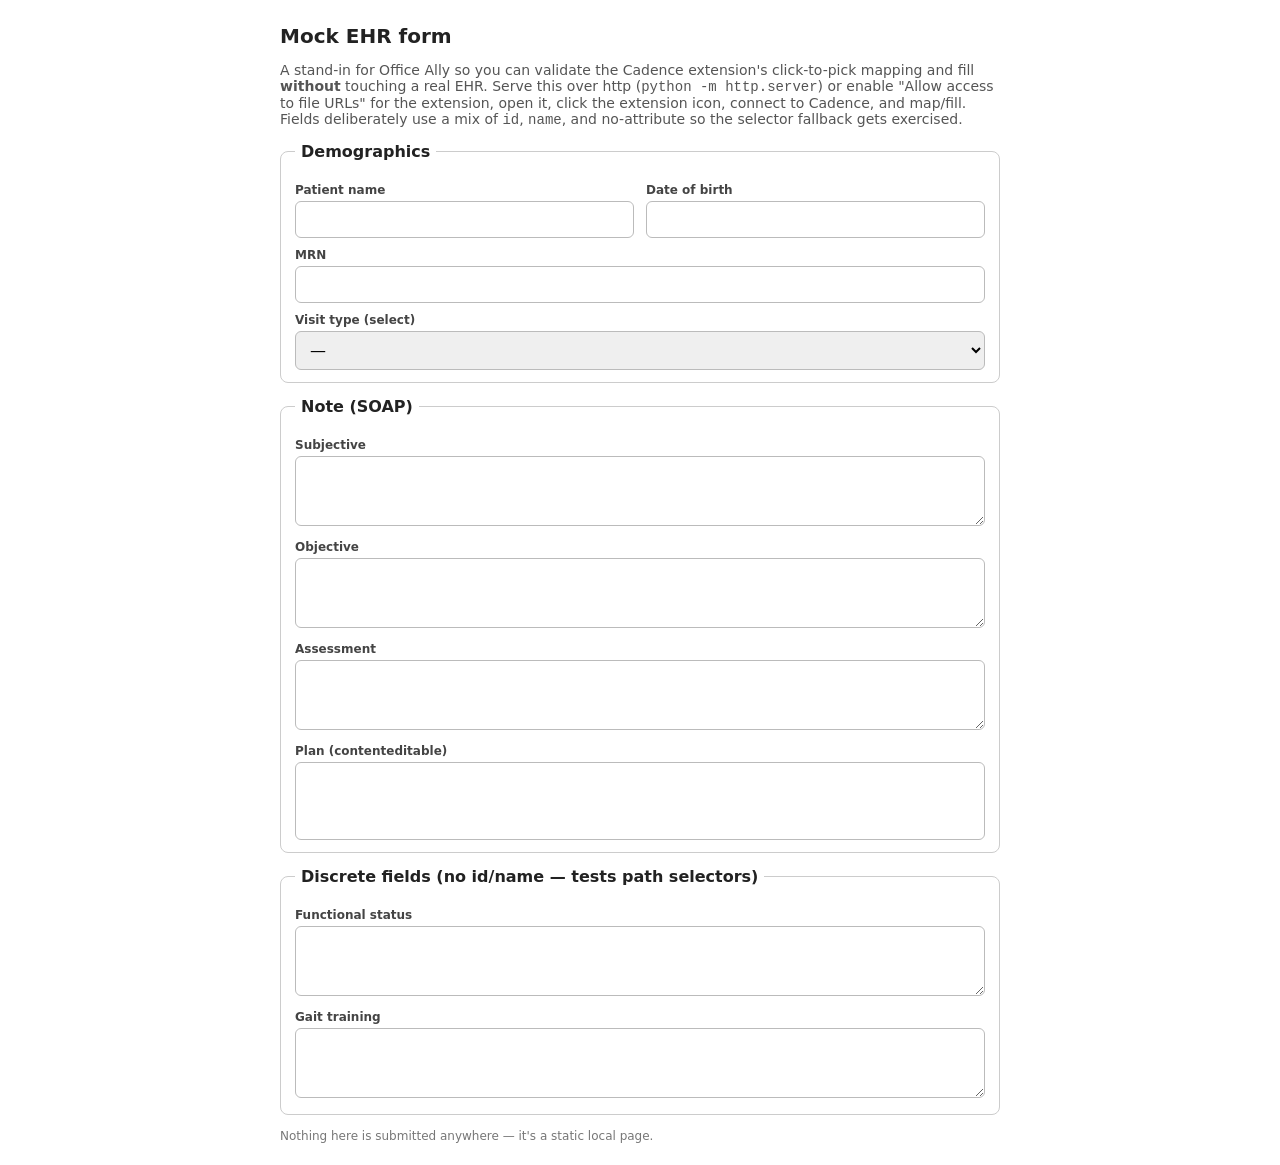
<file: extension/test-form.html>
<!doctype html>
<html lang="en">
<head>
<meta charset="utf-8">
<meta name="viewport" content="width=device-width, initial-scale=1">
<title>Mock EHR form — Cadence extension test</title>
<style>
  body { font-family: system-ui, sans-serif; max-width: 720px; margin: 24px auto; padding: 0 16px; color: #222; }
  h1 { font-size: 20px; } p.lede { color: #555; font-size: 14px; }
  fieldset { border: 1px solid #ccc; border-radius: 8px; margin: 14px 0; padding: 12px 14px; }
  legend { font-weight: 600; padding: 0 6px; }
  label { display: block; font-size: 12px; font-weight: 600; color: #444; margin: 10px 0 4px; }
  input, textarea, select { width: 100%; box-sizing: border-box; font: inherit; padding: 8px 10px;
    border: 1px solid #bbb; border-radius: 6px; }
  textarea { min-height: 70px; resize: vertical; }
  .editable { min-height: 60px; border: 1px solid #bbb; border-radius: 6px; padding: 8px 10px; background: #fff; }
  .row { display: flex; gap: 12px; } .row > div { flex: 1; }
  .hint { color: #777; font-size: 12px; }
</style>
</head>
<body>
  <h1>Mock EHR form</h1>
  <p class="lede">A stand-in for Office Ally so you can validate the Cadence extension's click-to-pick
  mapping and fill <strong>without</strong> touching a real EHR. Serve this over http
  (<code>python -m http.server</code>) or enable "Allow access to file URLs" for the extension, open
  it, click the extension icon, connect to Cadence, and map/fill. Fields deliberately use a mix of
  <code>id</code>, <code>name</code>, and no-attribute so the selector fallback gets exercised.</p>

  <fieldset>
    <legend>Demographics</legend>
    <div class="row">
      <div><label>Patient name</label><input id="patientName" type="text"></div>
      <div><label>Date of birth</label><input name="dob" type="text"></div>
    </div>
    <label>MRN</label><input id="mrn" type="text">
    <label>Visit type (select)</label>
    <select id="visitType">
      <option value="">—</option>
      <option>Initial Evaluation</option>
      <option>Follow-Up Visit</option>
      <option>Progress Report</option>
    </select>
  </fieldset>

  <fieldset>
    <legend>Note (SOAP)</legend>
    <label>Subjective</label><textarea id="subjective"></textarea>
    <label>Objective</label><textarea name="objective"></textarea>
    <label>Assessment</label><textarea id="assessment"></textarea>
    <label>Plan (contenteditable)</label><div class="editable" contenteditable="true" id="planEditable"></div>
  </fieldset>

  <fieldset>
    <legend>Discrete fields (no id/name — tests path selectors)</legend>
    <label>Functional status</label><textarea></textarea>
    <label>Gait training</label><textarea></textarea>
  </fieldset>

  <p class="hint">Nothing here is submitted anywhere — it's a static local page.</p>
</body>
</html>
</file>
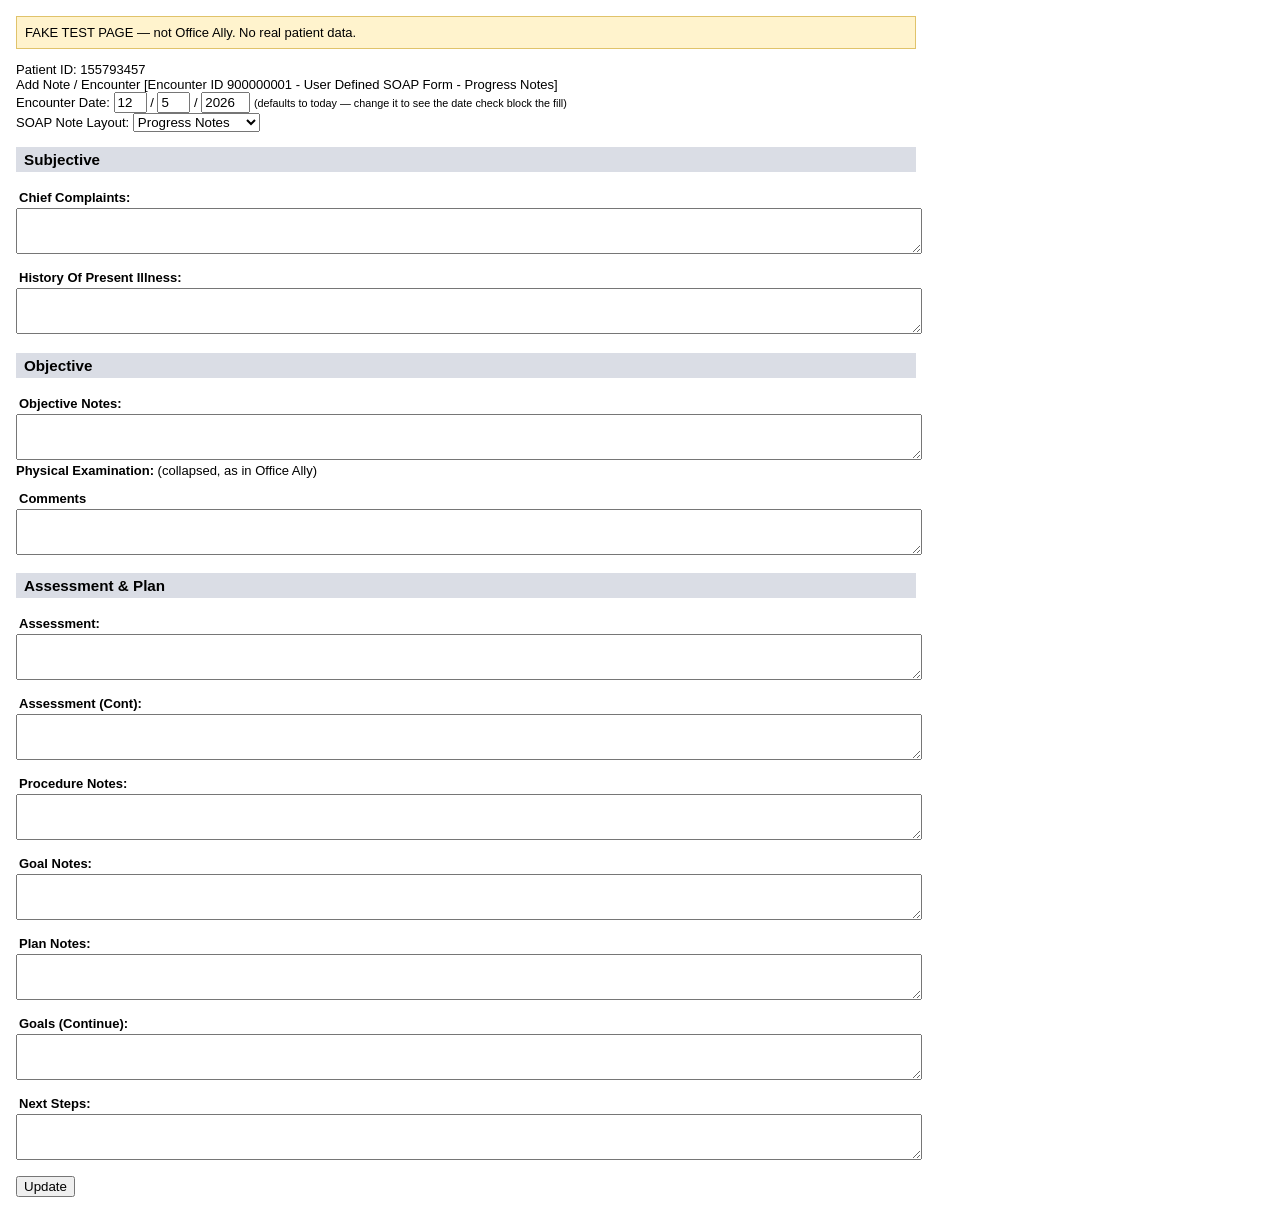
<file: extension/test-oa-form.html>
<!doctype html>
<!--
  A PHI-free stand-in for Office Ally's "Progress Notes" SOAP layout, for testing the automatic
  fill before touching a real chart. It copies only what the extension reads from the real page:
  the field ids (ctl00_phFolderContent_ucSOAPNote_<KEY>), the header-label tables, the hidden
  *_Label inputs for custom boxes, the CheckMaxLength(…, 2000, …) handlers, the collapsed
  Physical Examination section, the Patient ID label, and the SOAP Note Layout dropdown.
  Serve it and open it with a Patient ID in the URL, e.g.
    cd extension && python -m http.server 8080
    http://localhost:8080/test-oa-form.html?PID=155793457
  then make sure the Cadence patient has the MRN 155793457.
-->
<html lang="en">
<head>
<meta charset="utf-8">
<title>Test — Office Ally Progress Notes (fake)</title>
<style>
  body { font: 13px Arial, sans-serif; margin: 16px; max-width: 900px; }
  textarea { width: 100%; min-height: 40px; color: blue; }
  .soapTextAreaHeaderTable { width: 100%; margin-top: 10px; }
  .soapTextAreaHeaderLabel { font-weight: bold; }
  h3 { background: #dadde5; padding: 4px 8px; }
  .fake { background: #fff3cd; padding: 8px; border: 1px solid #e0c36b; }
</style>
<script>
  // Office Ally's own limiter: truncates at the limit on keyup and shows chars left.
  function CheckMaxLength(obj, maxlen, labelname, mode) {
    var lbl = document.getElementById(labelname);
    if (mode == 0) { if (lbl) lbl.innerHTML = ""; return; }
    if (obj.value.length >= maxlen) obj.value = obj.value.substring(0, maxlen);
    if (lbl) lbl.innerHTML = "(max " + maxlen + " chars, " + (maxlen - obj.value.length) + " chars left)";
  }
</script>
</head>
<body>
<p class="fake">FAKE TEST PAGE — not Office Ally. No real patient data.</p>
<div>Patient ID: <span id="ctl00_phFolderContent_myPatientHeader_lblPatientID">155793457</span></div>
<script>
  // Show whatever Patient ID is in the address bar (?PID=…), so the page matches what the
  // extension reads. Defaults to 155793457 when no PID is given.
  (function () {
    var pid = new URLSearchParams(location.search).get("PID");
    if (pid) document.getElementById("ctl00_phFolderContent_myPatientHeader_lblPatientID").textContent = pid;
  })();
</script>
<div><span id="ctl00_phFolderContent_ucSOAPNote_lblTitle">Add Note / Encounter [Encounter ID 900000001 - User Defined SOAP Form - Progress Notes]</span></div>
<input type="hidden" id="ctl00_phFolderContent_ucSOAPNote_EncounterID" value="900000001">
<div>Encounter Date:
  <input id="ctl00_phFolderContent_ucSOAPNote_EncounterDate_Month" size="2"> /
  <input id="ctl00_phFolderContent_ucSOAPNote_EncounterDate_Day" size="2"> /
  <input id="ctl00_phFolderContent_ucSOAPNote_EncounterDate_Year" size="4">
  <small>(defaults to today — change it to see the date check block the fill)</small>
</div>
<script>
  (function () {
    var d = new Date(), p = "ctl00_phFolderContent_ucSOAPNote_EncounterDate_";
    document.getElementById(p + "Month").value = d.getMonth() + 1;
    document.getElementById(p + "Day").value = d.getDate();
    document.getElementById(p + "Year").value = d.getFullYear();
  })();
</script>
<div>SOAP Note Layout:
  <select id="ctl00_phFolderContent_ucSOAPNote_ddlSoapLayout">
    <option value="361919" selected>Progress Notes</option>
    <option value="374261">Cadence Init Eval</option>
  </select>
</div>

<h3>Subjective</h3>
<table class="soapTextAreaHeaderTable"><tr><td class="textbold soapTextAreaHeaderLabel">Chief Complaints:</td><td><small><span id="lbl_S_ChiefComplaintCounter"></span></small></td></tr></table>
<textarea id="ctl00_phFolderContent_ucSOAPNote_S_ChiefComplaint" onkeyup="CheckMaxLength(this, 2000, 'lbl_S_ChiefComplaintCounter', 2)"></textarea>

<table class="soapTextAreaHeaderTable"><tr><td class="textbold soapTextAreaHeaderLabel">History Of Present Illness:</td><td><small><span id="lbl_S_HOPI_OriginalCounter"></span></small></td></tr></table>
<textarea id="ctl00_phFolderContent_ucSOAPNote_S_HOPI_Original" onkeyup="CheckMaxLength(this, 2000, 'lbl_S_HOPI_OriginalCounter', 2)"></textarea>

<h3>Objective</h3>
<table class="soapTextAreaHeaderTable"><tr><td class="textbold soapTextAreaHeaderLabel">Objective Notes:</td><td><small><span id="lbl_O_ObjectiveCounter"></span></small></td></tr></table>
<textarea id="ctl00_phFolderContent_ucSOAPNote_O_Objective" onkeyup="CheckMaxLength(this, 2000, 'lbl_O_ObjectiveCounter', 2)"></textarea>

<b>Physical Examination:</b> (collapsed, as in Office Ally)
<div id="divPE" style="display: none;">
  <table style="width: 100%;">
    <tr><td><table class="soapTextAreaHeaderTable"><tr><td class="text soapTextAreaHeaderLabel">Musculoskeletal <small><span id="lbl_O_PE_MusculoskeletalCounter"></span></small></td></tr></table></td></tr>
    <tr><td><span class="text"></span></td></tr>
    <tr><td><textarea id="ctl00_phFolderContent_ucSOAPNote_O_PE_Musculoskeletal" onkeyup="CheckMaxLength(this, 2000, 'lbl_O_PE_MusculoskeletalCounter', 2)"></textarea></td></tr>
  </table>
</div>

<table class="soapTextAreaHeaderTable"><tr><td class="text soapTextAreaHeaderLabel">Comments</td><td><small><span id="lbl_O_FunctionalStatusCounter"></span></small></td></tr></table>
<textarea id="ctl00_phFolderContent_ucSOAPNote_O_FunctionalStatus" onkeyup="CheckMaxLength(this, 2000, 'lbl_O_FunctionalStatusCounter', 2)"></textarea>

<h3>Assessment &amp; Plan</h3>
<table class="soapTextAreaHeaderTable"><tr><td class="textbold soapTextAreaHeaderLabel">Assessment:</td><td><small><span id="lbl_A_Custom1Counter"></span></small></td></tr></table>
<textarea id="ctl00_phFolderContent_ucSOAPNote_A_Custom1" onkeyup="CheckMaxLength(this, 2000, 'lbl_A_Custom1Counter', 2)"></textarea>
<table class="soapTextAreaHeaderTable"><tr><td class="textbold soapTextAreaHeaderLabel">Assessment (Cont):</td><td><small><span id="lbl_A_Custom2Counter"></span></small></td></tr></table>
<textarea id="ctl00_phFolderContent_ucSOAPNote_A_Custom2" onkeyup="CheckMaxLength(this, 2000, 'lbl_A_Custom2Counter', 2)"></textarea>

<table class="soapTextAreaHeaderTable"><tr><td class="textbold soapTextAreaHeaderLabel">Procedure Notes:</td><td><small><span id="lbl_P_ProceduresCounter"></span></small></td></tr></table>
<textarea id="ctl00_phFolderContent_ucSOAPNote_P_Procedures" onkeyup="CheckMaxLength(this, 2000, 'lbl_P_ProceduresCounter', 2)"></textarea>

<table class="soapTextAreaHeaderTable"><tr><td class="text soapTextAreaHeaderLabel">Goal Notes:</td><td><small><span id="lbl_GoalNotes"></span></small></td></tr></table>
<textarea id="ctl00_phFolderContent_ucSOAPNote_P_GoalNotes" onkeyup="CheckMaxLength(this, 2000, 'lbl_GoalNotes', 2)"></textarea>

<table class="soapTextAreaHeaderTable"><tr><td class="text soapTextAreaHeaderLabel">Plan Notes:</td><td><small><span id="lbl_P_PlansCounter"></span></small></td></tr></table>
<textarea id="ctl00_phFolderContent_ucSOAPNote_P_Plans" onkeyup="CheckMaxLength(this, 2000, 'lbl_P_PlansCounter', 2)"></textarea>

<table class="soapTextAreaHeaderTable"><tr><td class="textbold soapTextAreaHeaderLabel">Goals (Continue):</td><td><small><span id="lbl_P_Custom1Counter"></span></small></td></tr></table>
<textarea id="ctl00_phFolderContent_ucSOAPNote_P_Custom1" onkeyup="CheckMaxLength(this, 2000, 'lbl_P_Custom1Counter', 2)"></textarea>
<table class="soapTextAreaHeaderTable"><tr><td class="textbold soapTextAreaHeaderLabel">Next Steps:</td><td><small><span id="lbl_P_Custom3Counter"></span></small></td></tr></table>
<textarea id="ctl00_phFolderContent_ucSOAPNote_P_Custom3" onkeyup="CheckMaxLength(this, 2000, 'lbl_P_Custom3Counter', 2)"></textarea>

<!-- Office Ally keeps custom-box labels in hidden inputs; the extension prefers these. -->
<input type="hidden" id="ctl00_phFolderContent_ucSOAPNote_A_Custom1_Label" value="Assessment">
<input type="hidden" id="ctl00_phFolderContent_ucSOAPNote_A_Custom2_Label" value="Assessment (Cont)">
<input type="hidden" id="ctl00_phFolderContent_ucSOAPNote_P_Custom1_Label" value="Goals (Continue)">
<input type="hidden" id="ctl00_phFolderContent_ucSOAPNote_P_Custom3_Label" value="Next Steps">

<p><button type="button" onclick="alert('Update would save here — the extension must never click this.')">Update</button></p>
</body>
</html>
</file>
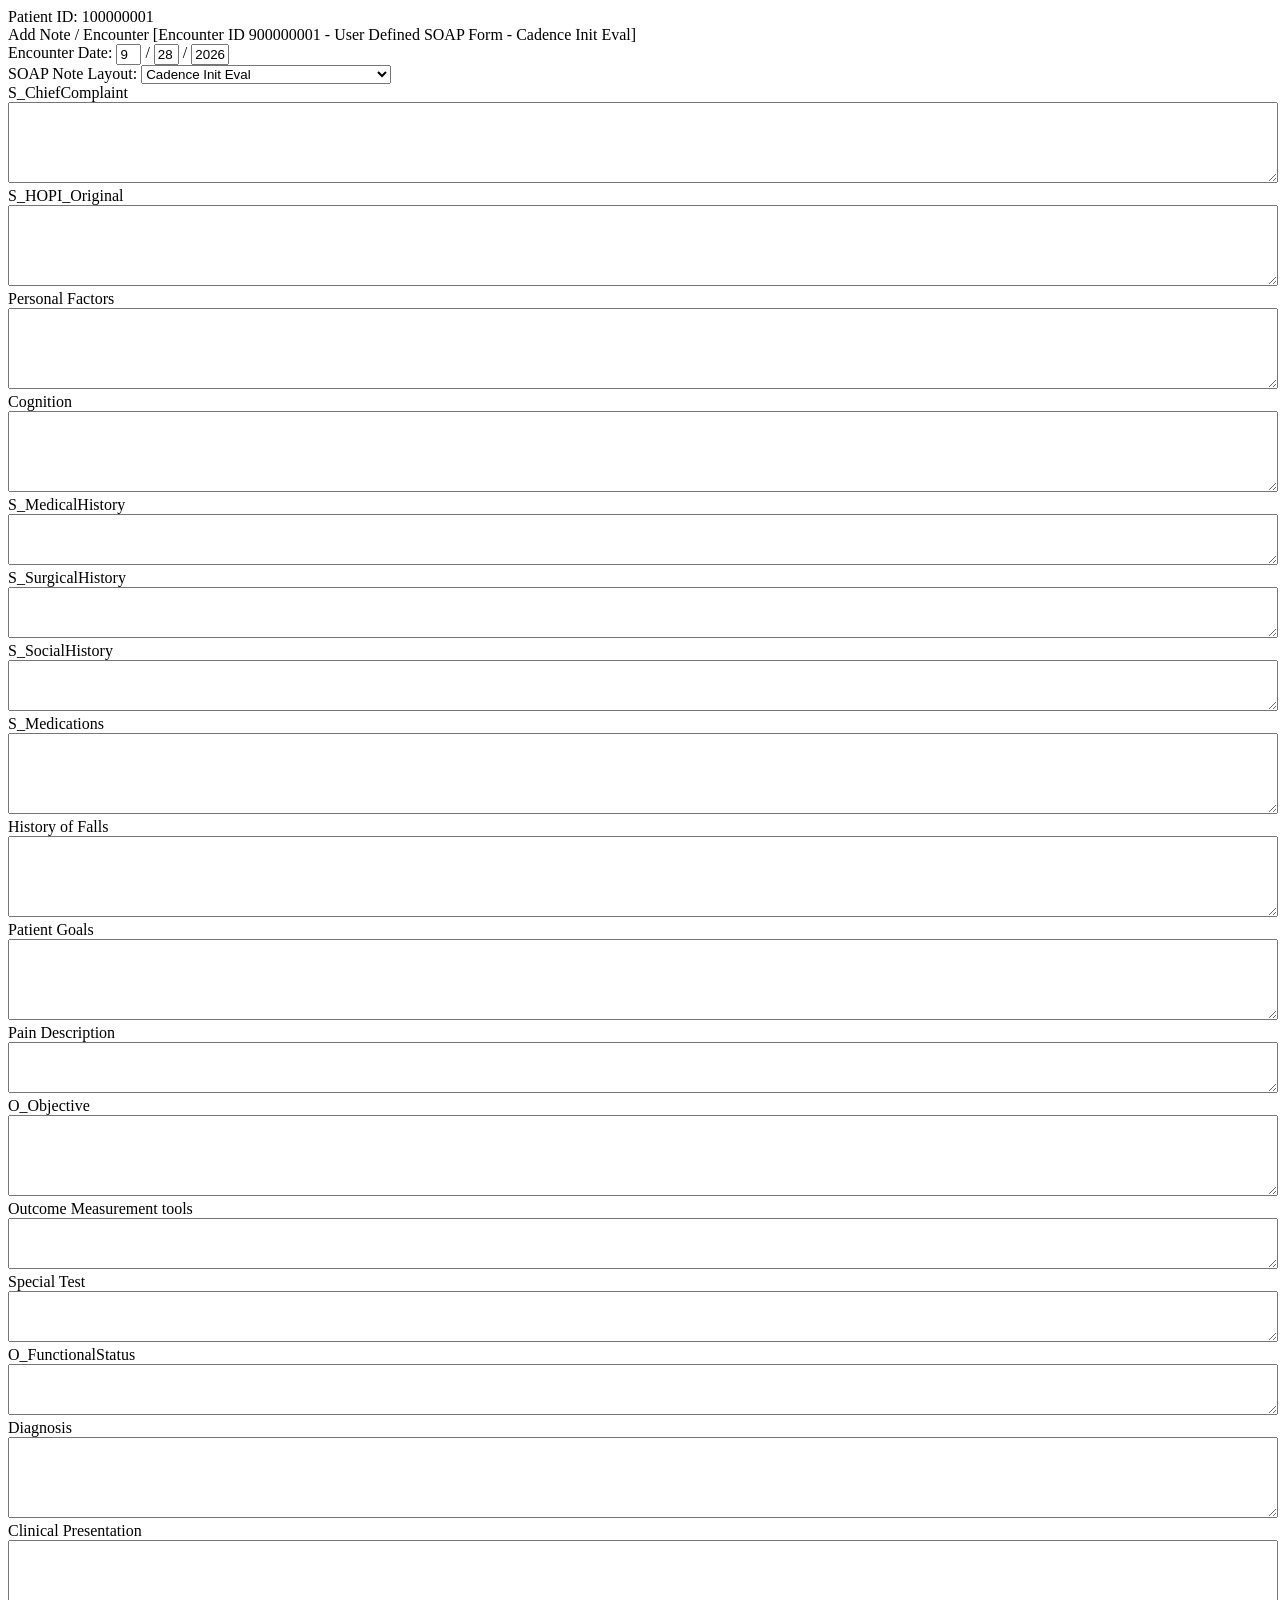
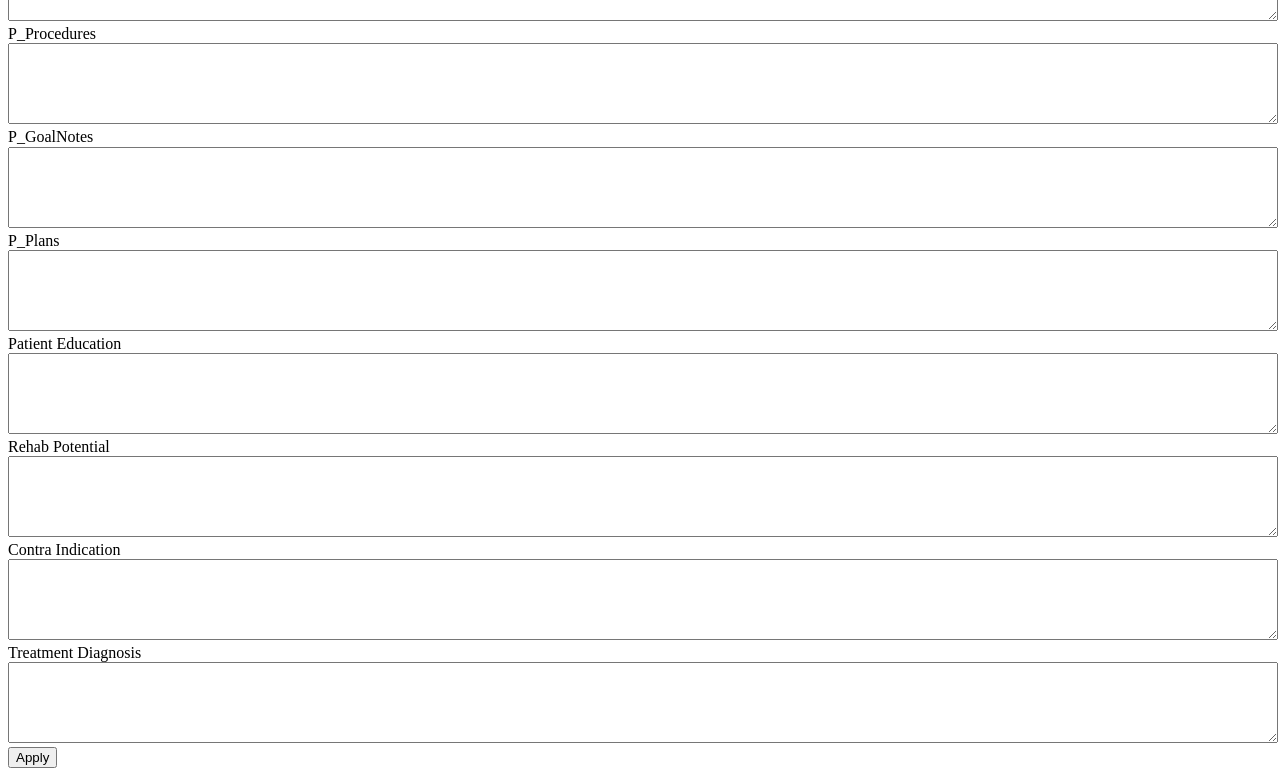
<file: extension/tests/fixtures/oa_cadence_init_eval.html>
<!doctype html>
<html><head><meta charset="utf-8"><title>Office Ally note form (template)</title></head><body>
<!-- Generated by scripts/make_oa_template.py from a saved Office Ally page. Structure only: no
     patient, practice, user or session data. IDs and dates are fake. -->
<form name="aspnetForm" method="post" id="aspnetForm">
<div>Patient ID: <span id="ctl00_phFolderContent_myPatientHeader_lblPatientID" class="data_new">100000001</span></div>
<span id="ctl00_phFolderContent_ucSOAPNote_lblTitle" class="BannerTitleText">Add Note / Encounter [Encounter ID 900000001 - User Defined SOAP Form - Cadence Init Eval]</span>
<input type="hidden" name="ctl00$phFolderContent$ucSOAPNote$EncounterID" id="ctl00_phFolderContent_ucSOAPNote_EncounterID" value="900000001" />
<div>Encounter Date: <input name="ctl00$phFolderContent$ucSOAPNote$EncounterDate$Month" type="text" value="9" maxlength="2" id="ctl00_phFolderContent_ucSOAPNote_EncounterDate_Month" class="textbox" onkeydown="return dateControlKeyCheck(event, this);" onkeyup="return dateControlAutoTab(event, this);" onfocus="$(this).select();" part="month" style="width:17px;padding:;vertical-align:middle;" /> / <input name="ctl00$phFolderContent$ucSOAPNote$EncounterDate$Day" type="text" value="28" maxlength="2" id="ctl00_phFolderContent_ucSOAPNote_EncounterDate_Day" class="textbox" onkeydown="return dateControlKeyCheck(event, this);" onkeyup="return dateControlAutoTab(event, this);" onfocus="$(this).select();" part="day" style="width:17px;padding:;vertical-align:middle;" /> / <input name="ctl00$phFolderContent$ucSOAPNote$EncounterDate$Year" type="text" value="2026" maxlength="4" id="ctl00_phFolderContent_ucSOAPNote_EncounterDate_Year" class="textbox" onkeydown="return dateControlKeyCheck(event, this);" onkeyup="return dateControlAutoTab(event, this);" onfocus="$(this).select();" part="year" style="width:30px;padding:;vertical-align:middle;" /></div>
<div>SOAP Note Layout: <select name="ctl00$phFolderContent$ucSOAPNote$ddlSoapLayout" id="ctl00_phFolderContent_ucSOAPNote_ddlSoapLayout" class="text" onchange="ddlSoapLayout_SelectedIndexChanged();" style="width:250px;">
		<option value="0">System SOAP Form</option>
		<option value="352530">DailyNotes New</option>
		<option value="361916">Evaluation</option>
		<option value="361919">Progress Notes</option>
		<option value="365735">SDMPT INITIAL EVAL</option>
		<option selected="selected" value="374261">Cadence Init Eval</option>
		<option value="375083">Copy Of Progress Notes</option>

	</select></div>
<div class="soap-box"><div class="hdr">S_ChiefComplaint</div>
<textarea name="ctl00$phFolderContent$ucSOAPNote$S_ChiefComplaint" rows="5" cols="20" id="ctl00_phFolderContent_ucSOAPNote_S_ChiefComplaint" class="textbox" onkeyup="CheckMaxLength(this, 2000, &#39;lbl_S_ChiefComplaintCounter&#39;, 2)" onfocus="CheckMaxLength(this, 2000, &#39;lbl_S_ChiefComplaintCounter&#39;, 1)" onblur="CheckMaxLength(this, 2000, &#39;lbl_S_ChiefComplaintCounter&#39;, 0)" autocomplete="off" data-autocomplete="ChiefComplaint" style="color:Blue;width: 100%;"></textarea></div>
<div class="soap-box"><div class="hdr">S_HOPI_Original</div>
<textarea name="ctl00$phFolderContent$ucSOAPNote$S_HOPI_Original" rows="5" cols="20" id="ctl00_phFolderContent_ucSOAPNote_S_HOPI_Original" class="textbox" data-autocomplete="HOPI" onkeyup="CheckMaxLength(this, 2000, &#39;lbl_S_HOPI_OriginalCounter&#39;, 2)" onfocus="CheckMaxLength(this, 2000, &#39;lbl_S_HOPI_OriginalCounter&#39;, 1)" onblur="CheckMaxLength(this, 2000, &#39;lbl_S_HOPI_OriginalCounter&#39;, 0)" autocomplete="off" style="color:Blue;width: 100%;"></textarea></div>
<div class="soap-box"><div class="hdr">Personal Factors</div>
<input type="hidden" name="ctl00$phFolderContent$ucSOAPNote$S_Custom1_Label" id="ctl00_phFolderContent_ucSOAPNote_S_Custom1_Label" value="Personal Factors" />
<textarea name="ctl00$phFolderContent$ucSOAPNote$S_Custom1" rows="5" cols="20" id="ctl00_phFolderContent_ucSOAPNote_S_Custom1" class="textbox" data-autocomplete="SubjectiveCustom1" onkeyup="CheckMaxLength(this, 2000, &#39;lbl_S_Custom1Counter&#39;, 2)" onfocus="CheckMaxLength(this, 2000, &#39;lbl_S_Custom1Counter&#39;, 1)" onblur="CheckMaxLength(this, 2000, &#39;lbl_S_Custom1Counter&#39;, 0)" autocomplete="off" style="color:Blue;width:100%;"></textarea></div>
<div class="soap-box"><div class="hdr">Cognition</div>
<input type="hidden" name="ctl00$phFolderContent$ucSOAPNote$S_Custom2_Label" id="ctl00_phFolderContent_ucSOAPNote_S_Custom2_Label" value="Cognition" />
<textarea name="ctl00$phFolderContent$ucSOAPNote$S_Custom2" rows="5" cols="20" id="ctl00_phFolderContent_ucSOAPNote_S_Custom2" class="textbox" data-autocomplete="SubjectiveCustom2" onkeyup="CheckMaxLength(this, 2000, &#39;lbl_S_Custom2Counter&#39;, 2)" onfocus="CheckMaxLength(this, 2000, &#39;lbl_S_Custom2Counter&#39;, 1)" onblur="CheckMaxLength(this, 2000, &#39;lbl_S_Custom2Counter&#39;, 0)" autocomplete="off" style="color:Blue;width:100%;"></textarea></div>
<div class="soap-box"><div class="hdr">S_MedicalHistory</div>
<textarea name="ctl00$phFolderContent$ucSOAPNote$S_MedicalHistory" rows="3" cols="20" id="ctl00_phFolderContent_ucSOAPNote_S_MedicalHistory" class="textbox" data-autocomplete="MedicalHistory" onkeyup="CheckMaxLength(this, 2000, &#39;lbl_S_MedicalHistoryCounter&#39;, 2)" onfocus="CheckMaxLength(this, 2000, &#39;lbl_S_MedicalHistoryCounter&#39;, 1)" onblur="CheckMaxLength(this, 2000, &#39;lbl_S_MedicalHistoryCounter&#39;, 0)" autocomplete="off" style="color:Blue;width:100%;"></textarea></div>
<div class="soap-box"><div class="hdr">S_SurgicalHistory</div>
<textarea name="ctl00$phFolderContent$ucSOAPNote$S_SurgicalHistory" rows="3" cols="20" id="ctl00_phFolderContent_ucSOAPNote_S_SurgicalHistory" class="textbox" data-autocomplete="SurgicalHistory" onkeyup="CheckMaxLength(this, 2000, &#39;lbl_S_SurgicalHistoryCounter&#39;, 2)" onfocus="CheckMaxLength(this, 2000, &#39;lbl_S_SurgicalHistoryCounter&#39;, 1)" onblur="CheckMaxLength(this, 2000, &#39;lbl_S_SurgicalHistoryCounter&#39;, 0)" autocomplete="off" style="color:Blue;width:100%;"></textarea></div>
<div class="soap-box"><div class="hdr">S_SocialHistory</div>
<textarea name="ctl00$phFolderContent$ucSOAPNote$S_SocialHistory" rows="3" cols="20" id="ctl00_phFolderContent_ucSOAPNote_S_SocialHistory" class="textbox" data-autocomplete="SocialHistory" onkeyup="CheckMaxLength(this, 2000, &#39;lbl_S_SocialHistoryCounter&#39;, 2)" onfocus="CheckMaxLength(this, 2000, &#39;lbl_S_SocialHistoryCounter&#39;, 1)" onblur="CheckMaxLength(this, 2000, &#39;lbl_S_SocialHistoryCounter&#39;, 0)" autocomplete="off" style="color:Blue;width:100%;"></textarea></div>
<div class="soap-box"><div class="hdr">S_Medications</div>
<textarea name="ctl00$phFolderContent$ucSOAPNote$S_Medications" rows="5" cols="20" id="ctl00_phFolderContent_ucSOAPNote_S_Medications" class="textbox" data-autocomplete="Medication" onkeyup="CheckMaxLength(this, 2000, &#39;lbl_S_MedicationsCounter&#39;, 2)" onfocus="CheckMaxLength(this, 2000, &#39;lbl_S_MedicationsCounter&#39;, 1)" onblur="CheckMaxLength(this, 2000, &#39;lbl_S_MedicationsCounter&#39;, 0)" autocomplete="off" style="color:Blue;width:100%;"></textarea></div>
<div class="soap-box"><div class="hdr">History of Falls</div>
<input type="hidden" name="ctl00$phFolderContent$ucSOAPNote$S_Custom3_Label" id="ctl00_phFolderContent_ucSOAPNote_S_Custom3_Label" value="History of Falls" />
<textarea name="ctl00$phFolderContent$ucSOAPNote$S_Custom3" rows="5" cols="20" id="ctl00_phFolderContent_ucSOAPNote_S_Custom3" class="textbox" data-autocomplete="SubjectiveCustom3" onkeyup="CheckMaxLength(this, 2000, &#39;lbl_S_Custom3Counter&#39;, 2)" onfocus="CheckMaxLength(this, 2000, &#39;lbl_S_Custom3Counter&#39;, 1)" onblur="CheckMaxLength(this, 2000, &#39;lbl_S_Custom3Counter&#39;, 0)" autocomplete="off" style="color:Blue;width:100%;"></textarea></div>
<div class="soap-box"><div class="hdr">Patient Goals</div>
<input type="hidden" name="ctl00$phFolderContent$ucSOAPNote$S_Custom4_Label" id="ctl00_phFolderContent_ucSOAPNote_S_Custom4_Label" value="Patient Goals" />
<textarea name="ctl00$phFolderContent$ucSOAPNote$S_Custom4" rows="5" cols="20" id="ctl00_phFolderContent_ucSOAPNote_S_Custom4" class="textbox" data-autocomplete="SubjectiveCustom4" onkeyup="CheckMaxLength(this, 2000, &#39;lbl_S_Custom4Counter&#39;, 2)" onfocus="CheckMaxLength(this, 2000, &#39;lbl_S_Custom4Counter&#39;, 1)" onblur="CheckMaxLength(this, 2000, &#39;lbl_S_Custom4Counter&#39;, 0)" autocomplete="off" style="color:Blue;width:100%;"></textarea></div>
<div class="soap-box"><div class="hdr">Pain Description</div>
<input type="hidden" name="ctl00$phFolderContent$ucSOAPNote$S_ROS_Custom1_Label" id="ctl00_phFolderContent_ucSOAPNote_S_ROS_Custom1_Label" value="Pain Description" />
<textarea name="ctl00$phFolderContent$ucSOAPNote$S_ROS_Custom1" rows="3" cols="20" id="ctl00_phFolderContent_ucSOAPNote_S_ROS_Custom1" class="textbox" data-autocomplete="ReviewOfSystem" data-part="Custom1" onkeyup="CheckMaxLength(this, 2000, &#39;lbl_S_ROS_Custom1Counter&#39;, 2)" onfocus="CheckMaxLength(this, 2000, &#39;lbl_S_ROS_Custom1Counter&#39;, 1)" onblur="CheckMaxLength(this, 2000, &#39;lbl_S_ROS_Custom1Counter&#39;, 0)" autocomplete="off" style="color:Blue;width:100%;"></textarea></div>
<div class="soap-box"><div class="hdr">O_Objective</div>
<textarea name="ctl00$phFolderContent$ucSOAPNote$O_Objective" rows="5" cols="20" id="ctl00_phFolderContent_ucSOAPNote_O_Objective" class="textbox" data-autocomplete="Objective" onkeyup="CheckMaxLength(this, 2000, &#39;lbl_O_ObjectiveCounter&#39;, 2)" onfocus="CheckMaxLength(this, 2000, &#39;lbl_O_ObjectiveCounter&#39;, 1)" onblur="CheckMaxLength(this, 2000, &#39;lbl_O_ObjectiveCounter&#39;, 0)" autocomplete="off" style="color:Blue;width:100%;"></textarea></div>
<div class="soap-box"><div class="hdr">Outcome Measurement tools</div>
<input type="hidden" name="ctl00$phFolderContent$ucSOAPNote$O_PE_Custom1_Label" id="ctl00_phFolderContent_ucSOAPNote_O_PE_Custom1_Label" value="Outcome Measurement tools" />
<textarea name="ctl00$phFolderContent$ucSOAPNote$O_PE_Custom1" rows="3" cols="20" id="ctl00_phFolderContent_ucSOAPNote_O_PE_Custom1" class="textbox" data-autocomplete="PhysicalExamination" data-part="Custom1" onkeyup="CheckMaxLength(this, 2000, &#39;lbl_O_PE_Custom1Counter&#39;, 2)" onfocus="CheckMaxLength(this, 2000, &#39;lbl_O_PE_Custom1Counter&#39;, 1)" onblur="CheckMaxLength(this, 2000, &#39;lbl_O_PE_Custom1Counter&#39;, 0)" autocomplete="off" style="color:Blue;width:100%;"></textarea></div>
<div class="soap-box"><div class="hdr">Special Test</div>
<input type="hidden" name="ctl00$phFolderContent$ucSOAPNote$O_PE_Custom2_Label" id="ctl00_phFolderContent_ucSOAPNote_O_PE_Custom2_Label" value="Special Test" />
<textarea name="ctl00$phFolderContent$ucSOAPNote$O_PE_Custom2" rows="3" cols="20" id="ctl00_phFolderContent_ucSOAPNote_O_PE_Custom2" class="textbox" data-autocomplete="PhysicalExamination" data-part="Custom2" onkeyup="CheckMaxLength(this, 2000, &#39;lbl_O_PE_Custom2Counter&#39;, 2)" onfocus="CheckMaxLength(this, 2000, &#39;lbl_O_PE_Custom2Counter&#39;, 1)" onblur="CheckMaxLength(this, 2000, &#39;lbl_O_PE_Custom2Counter&#39;, 0)" autocomplete="off" style="color:Blue;width:100%;"></textarea></div>
<div class="soap-box"><div class="hdr">O_FunctionalStatus</div>
<textarea name="ctl00$phFolderContent$ucSOAPNote$O_FunctionalStatus" rows="3" cols="20" id="ctl00_phFolderContent_ucSOAPNote_O_FunctionalStatus" class="textbox" data-autocomplete="FunctionalStatus" onkeyup="CheckMaxLength(this, 2000, &#39;lbl_O_FunctionalStatusCounter&#39;, 2)" onfocus="CheckMaxLength(this, 2000, &#39;lbl_O_FunctionalStatusCounter&#39;, 1)" onblur="CheckMaxLength(this, 2000, &#39;lbl_O_FunctionalStatusCounter&#39;, 0)" autocomplete="off" style="color:Blue;width:100%;"></textarea></div>
<div class="soap-box"><div class="hdr">Diagnosis</div>
<input type="hidden" name="ctl00$phFolderContent$ucSOAPNote$A_Custom1_Label" id="ctl00_phFolderContent_ucSOAPNote_A_Custom1_Label" value="Diagnosis" />
<textarea name="ctl00$phFolderContent$ucSOAPNote$A_Custom1" rows="5" cols="20" id="ctl00_phFolderContent_ucSOAPNote_A_Custom1" class="textbox" data-autocomplete="AssessmentCustom1" onkeyup="CheckMaxLength(this, 2000, &#39;lbl_A_Custom1Counter&#39;, 2)" onfocus="CheckMaxLength(this, 2000, &#39;lbl_A_Custom1Counter&#39;, 1)" onblur="CheckMaxLength(this, 2000, &#39;lbl_A_Custom1Counter&#39;, 0)" autocomplete="off" style="color:Blue;width:100%;"></textarea></div>
<div class="soap-box"><div class="hdr">Clinical Presentation</div>
<input type="hidden" name="ctl00$phFolderContent$ucSOAPNote$A_Custom2_Label" id="ctl00_phFolderContent_ucSOAPNote_A_Custom2_Label" value="Clinical Presentation" />
<textarea name="ctl00$phFolderContent$ucSOAPNote$A_Custom2" rows="5" cols="20" id="ctl00_phFolderContent_ucSOAPNote_A_Custom2" class="textbox" data-autocomplete="AssessmentCustom2" onkeyup="CheckMaxLength(this, 2000, &#39;lbl_A_Custom2Counter&#39;, 2)" onfocus="CheckMaxLength(this, 2000, &#39;lbl_A_Custom2Counter&#39;, 1)" onblur="CheckMaxLength(this, 2000, &#39;lbl_A_Custom2Counter&#39;, 0)" autocomplete="off" style="color:Blue;width:100%;"></textarea></div>
<div class="soap-box"><div class="hdr">P_Procedures</div>
<textarea name="ctl00$phFolderContent$ucSOAPNote$P_Procedures" rows="5" cols="20" id="ctl00_phFolderContent_ucSOAPNote_P_Procedures" class="textbox" data-autocomplete="ProcedureNotes" onkeyup="CheckMaxLength(this, 2000, &#39;lbl_P_ProcedureNotesCounter&#39;, 2)" onfocus="CheckMaxLength(this, 2000, &#39;lbl_P_ProcedureNotesCounter&#39;, 1)" onblur="CheckMaxLength(this, 2000, &#39;lbl_P_ProcedureNotesCounter&#39;, 0)" autocomplete="off" style="color:Blue;width:100%;"></textarea></div>
<div class="soap-box"><div class="hdr">P_GoalNotes</div>
<textarea name="ctl00$phFolderContent$ucSOAPNote$P_GoalNotes" rows="5" cols="20" id="ctl00_phFolderContent_ucSOAPNote_P_GoalNotes" class="textbox" onkeyup="CheckMaxLength(this, 2000, &#39;lbl_GoalNotes&#39;, 2)" onfocus="CheckMaxLength(this, 2000, &#39;lbl_GoalNotes&#39;, 1)" onblur="CheckMaxLength(this, 2000, &#39;lbl_GoalNotes&#39;, 0)" autocomplete="off" style="color:Blue;width:100%;margin-top: 1px;"></textarea></div>
<div class="soap-box"><div class="hdr">P_Plans</div>
<textarea name="ctl00$phFolderContent$ucSOAPNote$P_Plans" rows="5" cols="20" id="ctl00_phFolderContent_ucSOAPNote_P_Plans" class="textbox" data-autocomplete="CarePlan" onkeyup="CheckMaxLength(this, 2000, &#39;lbl_P_PlansCounter&#39;, 2)" onfocus="CheckMaxLength(this, 2000, &#39;lbl_P_PlansCounter&#39;, 1)" onblur="CheckMaxLength(this, 2000, &#39;lbl_P_PlansCounter&#39;, 0)" autocomplete="off" style="color:Blue;width:100%;"></textarea></div>
<div class="soap-box"><div class="hdr">Patient Education</div>
<input type="hidden" name="ctl00$phFolderContent$ucSOAPNote$P_Custom1_Label" id="ctl00_phFolderContent_ucSOAPNote_P_Custom1_Label" value="Patient Education" />
<textarea name="ctl00$phFolderContent$ucSOAPNote$P_Custom1" rows="5" cols="20" id="ctl00_phFolderContent_ucSOAPNote_P_Custom1" class="textbox" data-autocomplete="PlanCustom1" onkeyup="CheckMaxLength(this, 2000, &#39;lbl_P_Custom1Counter&#39;, 2)" onfocus="CheckMaxLength(this, 2000, &#39;lbl_P_Custom1Counter&#39;, 1)" onblur="CheckMaxLength(this, 2000, &#39;lbl_P_Custom1Counter&#39;, 0)" autocomplete="off" style="color:Blue;width:100%;"></textarea></div>
<div class="soap-box"><div class="hdr">Rehab Potential</div>
<input type="hidden" name="ctl00$phFolderContent$ucSOAPNote$P_Custom2_Label" id="ctl00_phFolderContent_ucSOAPNote_P_Custom2_Label" value="Rehab Potential" />
<textarea name="ctl00$phFolderContent$ucSOAPNote$P_Custom2" rows="5" cols="20" id="ctl00_phFolderContent_ucSOAPNote_P_Custom2" class="textbox" data-autocomplete="PlanCustom2" onkeyup="CheckMaxLength(this, 2000, &#39;lbl_P_Custom2Counter&#39;, 2)" onfocus="CheckMaxLength(this, 2000, &#39;lbl_P_Custom2Counter&#39;, 1)" onblur="CheckMaxLength(this, 2000, &#39;lbl_P_Custom2Counter&#39;, 0)" autocomplete="off" style="color:Blue;width:100%;"></textarea></div>
<div class="soap-box"><div class="hdr">Contra Indication </div>
<input type="hidden" name="ctl00$phFolderContent$ucSOAPNote$P_Custom3_Label" id="ctl00_phFolderContent_ucSOAPNote_P_Custom3_Label" value="Contra Indication " />
<textarea name="ctl00$phFolderContent$ucSOAPNote$P_Custom3" rows="5" cols="20" id="ctl00_phFolderContent_ucSOAPNote_P_Custom3" class="textbox" data-autocomplete="PlanCustom3" onkeyup="CheckMaxLength(this, 2000, &#39;lbl_P_Custom3Counter&#39;, 2)" onfocus="CheckMaxLength(this, 2000, &#39;lbl_P_Custom3Counter&#39;, 1)" onblur="CheckMaxLength(this, 2000, &#39;lbl_P_Custom3Counter&#39;, 0)" autocomplete="off" style="color:Blue;width:100%;"></textarea></div>
<div class="soap-box"><div class="hdr">Treatment Diagnosis</div>
<input type="hidden" name="ctl00$phFolderContent$ucSOAPNote$P_Custom4_Label" id="ctl00_phFolderContent_ucSOAPNote_P_Custom4_Label" value="Treatment Diagnosis" />
<textarea name="ctl00$phFolderContent$ucSOAPNote$P_Custom4" rows="5" cols="20" id="ctl00_phFolderContent_ucSOAPNote_P_Custom4" class="textbox" data-autocomplete="PlanCustom4" onkeyup="CheckMaxLength(this, 2000, &#39;lbl_P_Custom4Counter&#39;, 2)" onfocus="CheckMaxLength(this, 2000, &#39;lbl_P_Custom4Counter&#39;, 1)" onblur="CheckMaxLength(this, 2000, &#39;lbl_P_Custom4Counter&#39;, 0)" autocomplete="off" style="color:Blue;width:100%;"></textarea></div>
<input id="Button10" class="button" onclick="Apply_Click()" type="button" value="Apply" name="btnApplyChange" />
</form>
</body></html>
</file>
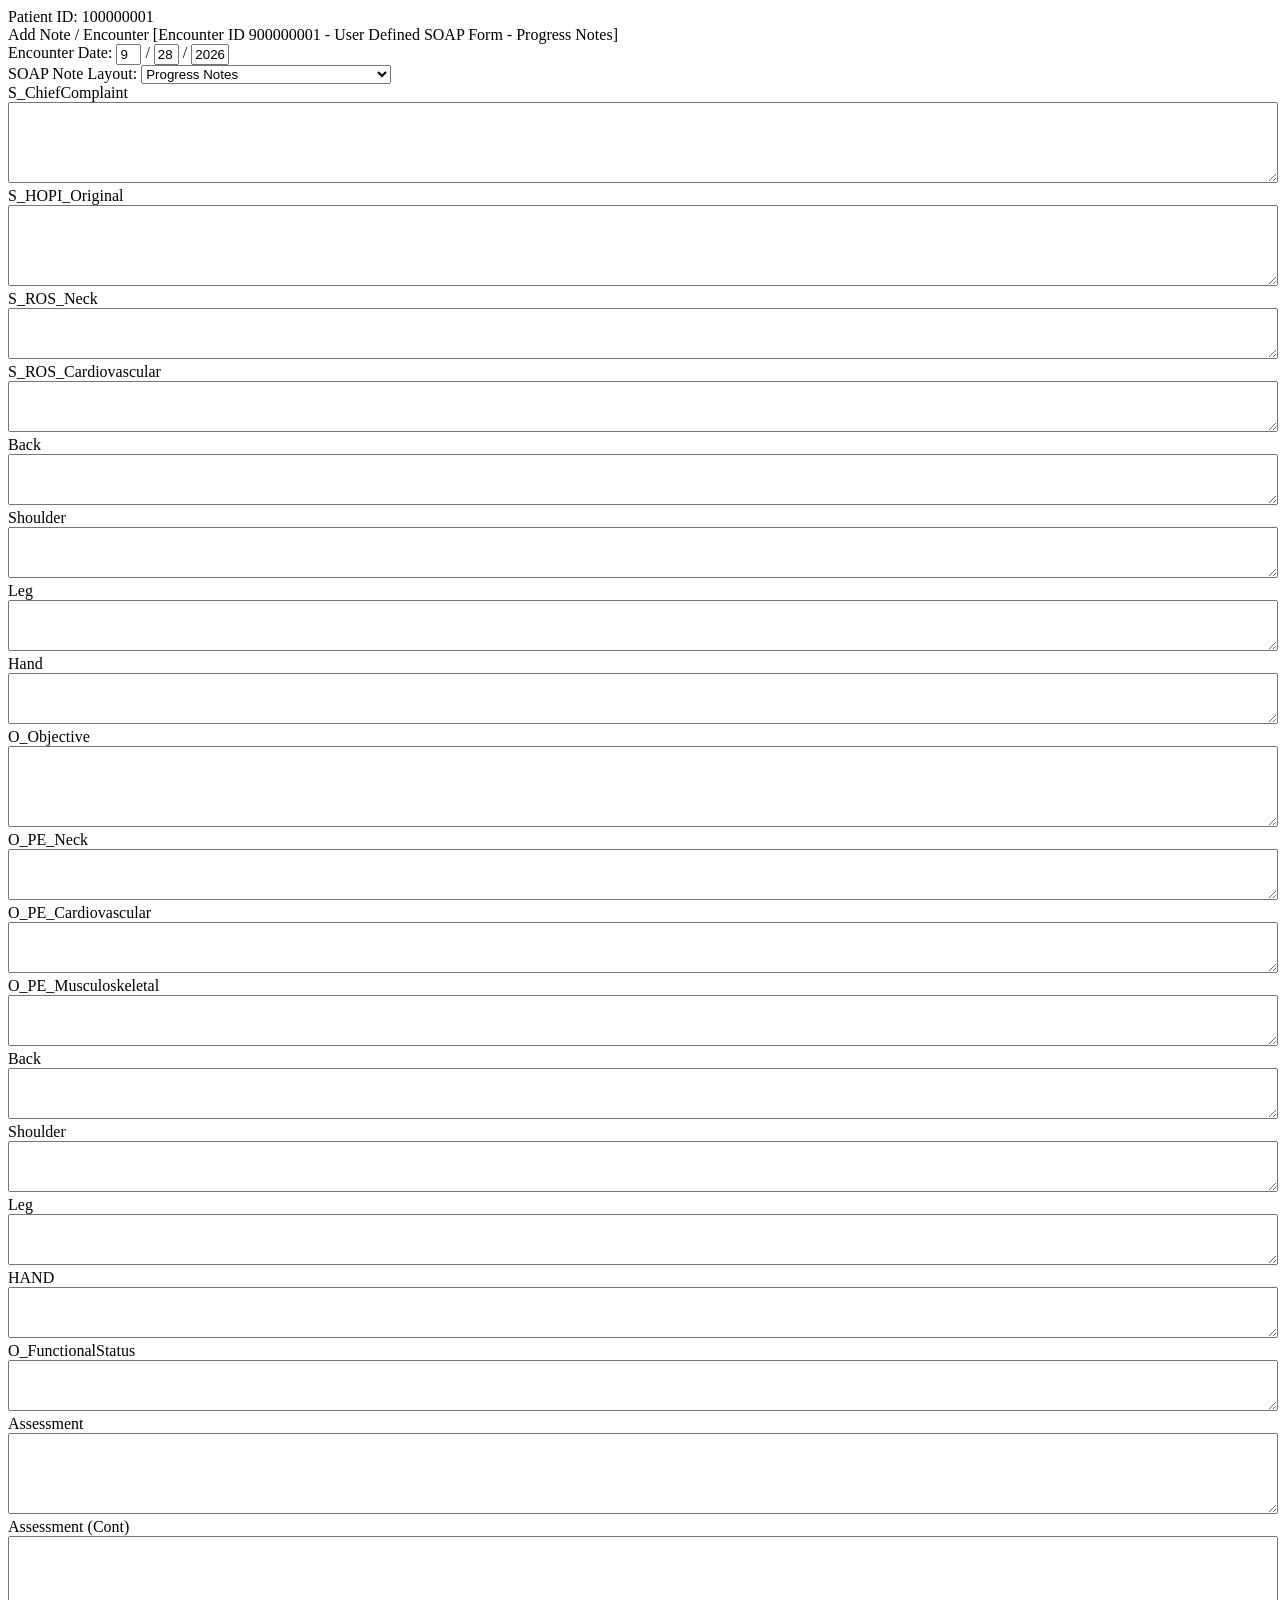
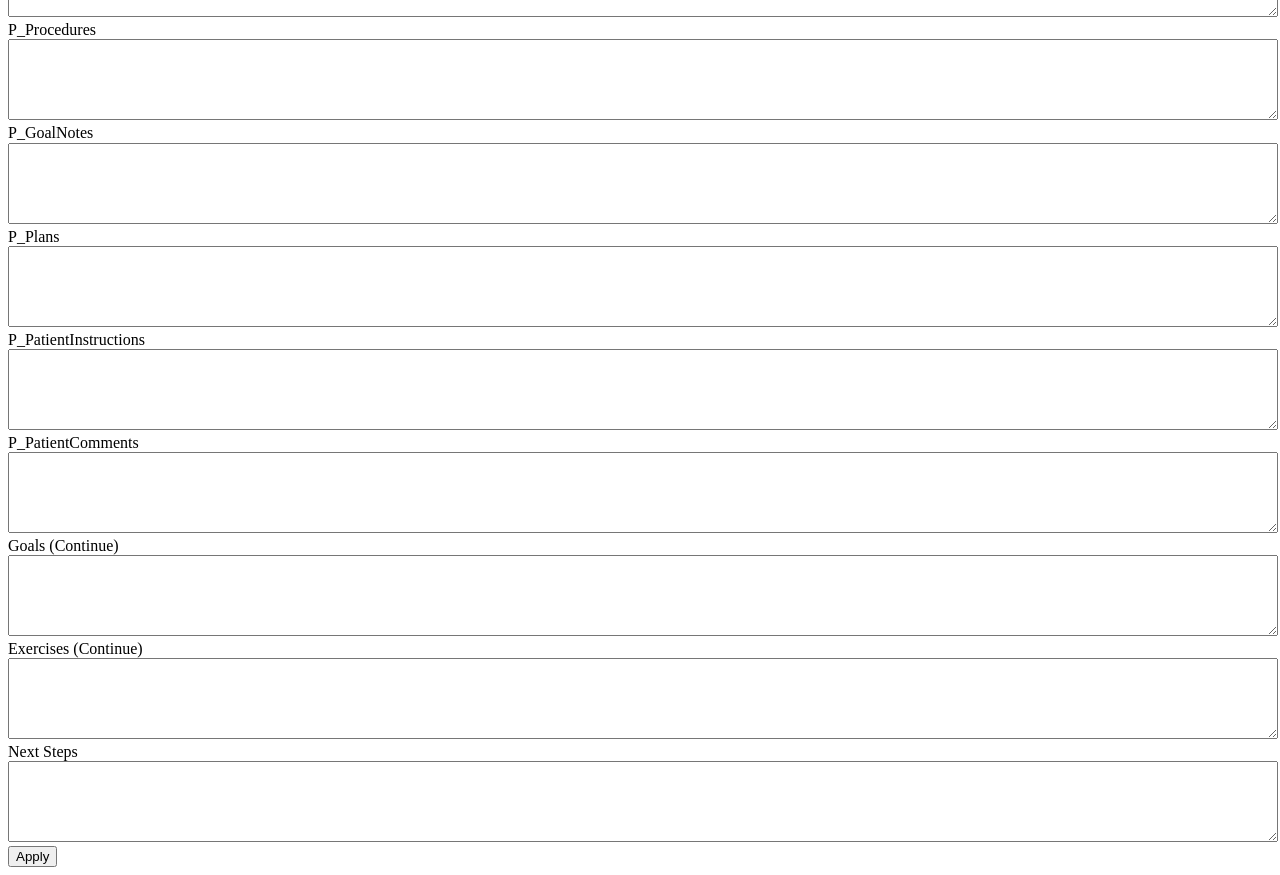
<file: extension/tests/fixtures/oa_progress_notes.html>
<!doctype html>
<html><head><meta charset="utf-8"><title>Office Ally note form (template)</title></head><body>
<!-- Generated by scripts/make_oa_template.py from a saved Office Ally page. Structure only: no
     patient, practice, user or session data. IDs and dates are fake. -->
<form name="aspnetForm" method="post" id="aspnetForm">
<div>Patient ID: <span id="ctl00_phFolderContent_myPatientHeader_lblPatientID" class="data_new">100000001</span></div>
<span id="ctl00_phFolderContent_ucSOAPNote_lblTitle" class="BannerTitleText">Add Note / Encounter [Encounter ID 900000001 - User Defined SOAP Form - Progress Notes]</span>
<input type="hidden" name="ctl00$phFolderContent$ucSOAPNote$EncounterID" id="ctl00_phFolderContent_ucSOAPNote_EncounterID" value="900000001" />
<div>Encounter Date: <input name="ctl00$phFolderContent$ucSOAPNote$EncounterDate$Month" type="text" value="9" maxlength="2" id="ctl00_phFolderContent_ucSOAPNote_EncounterDate_Month" class="textbox" onkeydown="return dateControlKeyCheck(event, this);" onkeyup="return dateControlAutoTab(event, this);" onfocus="$(this).select();" part="month" style="width:17px;padding:;vertical-align:middle;" /> / <input name="ctl00$phFolderContent$ucSOAPNote$EncounterDate$Day" type="text" value="28" maxlength="2" id="ctl00_phFolderContent_ucSOAPNote_EncounterDate_Day" class="textbox" onkeydown="return dateControlKeyCheck(event, this);" onkeyup="return dateControlAutoTab(event, this);" onfocus="$(this).select();" part="day" style="width:17px;padding:;vertical-align:middle;" /> / <input name="ctl00$phFolderContent$ucSOAPNote$EncounterDate$Year" type="text" value="2026" maxlength="4" id="ctl00_phFolderContent_ucSOAPNote_EncounterDate_Year" class="textbox" onkeydown="return dateControlKeyCheck(event, this);" onkeyup="return dateControlAutoTab(event, this);" onfocus="$(this).select();" part="year" style="width:30px;padding:;vertical-align:middle;" /></div>
<div>SOAP Note Layout: <select name="ctl00$phFolderContent$ucSOAPNote$ddlSoapLayout" id="ctl00_phFolderContent_ucSOAPNote_ddlSoapLayout" class="text" onchange="ddlSoapLayout_SelectedIndexChanged();" style="width:250px;">
		<option value="0">System SOAP Form</option>
		<option value="352530">DailyNotes New</option>
		<option value="361916">Evaluation</option>
		<option selected="selected" value="361919">Progress Notes</option>
		<option value="365735">SDMPT INITIAL EVAL</option>
		<option value="374261">Cadence Init Eval</option>
		<option value="375083">Copy Of Progress Notes</option>

	</select></div>
<div class="soap-box"><div class="hdr">S_ChiefComplaint</div>
<textarea name="ctl00$phFolderContent$ucSOAPNote$S_ChiefComplaint" rows="5" cols="20" id="ctl00_phFolderContent_ucSOAPNote_S_ChiefComplaint" class="textbox" onkeyup="CheckMaxLength(this, 2000, &#39;lbl_S_ChiefComplaintCounter&#39;, 2)" onfocus="CheckMaxLength(this, 2000, &#39;lbl_S_ChiefComplaintCounter&#39;, 1)" onblur="CheckMaxLength(this, 2000, &#39;lbl_S_ChiefComplaintCounter&#39;, 0)" autocomplete="off" data-autocomplete="ChiefComplaint" style="color:Blue;width: 100%;"></textarea></div>
<div class="soap-box"><div class="hdr">S_HOPI_Original</div>
<textarea name="ctl00$phFolderContent$ucSOAPNote$S_HOPI_Original" rows="5" cols="20" id="ctl00_phFolderContent_ucSOAPNote_S_HOPI_Original" class="textbox" data-autocomplete="HOPI" onkeyup="CheckMaxLength(this, 2000, &#39;lbl_S_HOPI_OriginalCounter&#39;, 2)" onfocus="CheckMaxLength(this, 2000, &#39;lbl_S_HOPI_OriginalCounter&#39;, 1)" onblur="CheckMaxLength(this, 2000, &#39;lbl_S_HOPI_OriginalCounter&#39;, 0)" autocomplete="off" style="color:Blue;width: 100%;"></textarea></div>
<div class="soap-box"><div class="hdr">S_ROS_Neck</div>
<textarea name="ctl00$phFolderContent$ucSOAPNote$S_ROS_Neck" rows="3" cols="20" id="ctl00_phFolderContent_ucSOAPNote_S_ROS_Neck" class="textbox" data-autocomplete="ReviewOfSystem" data-part="Neck" onkeyup="CheckMaxLength(this, 2000, &#39;lbl_S_ROS_NeckCounter&#39;, 2)" onfocus="CheckMaxLength(this, 2000, &#39;lbl_S_ROS_NeckCounter&#39;, 1)" onblur="CheckMaxLength(this, 2000, &#39;lbl_S_ROS_NeckCounter&#39;, 0)" autocomplete="off" style="color:Blue;width:100%;"></textarea></div>
<div class="soap-box"><div class="hdr">S_ROS_Cardiovascular</div>
<textarea name="ctl00$phFolderContent$ucSOAPNote$S_ROS_Cardiovascular" rows="3" cols="20" id="ctl00_phFolderContent_ucSOAPNote_S_ROS_Cardiovascular" class="textbox" data-autocomplete="ReviewOfSystem" data-part="Cardiovascular" onkeyup="CheckMaxLength(this, 2000, &#39;lbl_S_ROS_CardiovascularCounter&#39;, 2)" onfocus="CheckMaxLength(this, 2000, &#39;lbl_S_ROS_CardiovascularCounter&#39;, 1)" onblur="CheckMaxLength(this, 2000, &#39;lbl_S_ROS_CardiovascularCounter&#39;, 0)" autocomplete="off" style="color:Blue;width:100%;"></textarea></div>
<div class="soap-box"><div class="hdr">Back</div>
<input type="hidden" name="ctl00$phFolderContent$ucSOAPNote$S_ROS_Custom1_Label" id="ctl00_phFolderContent_ucSOAPNote_S_ROS_Custom1_Label" value="Back" />
<textarea name="ctl00$phFolderContent$ucSOAPNote$S_ROS_Custom1" rows="3" cols="20" id="ctl00_phFolderContent_ucSOAPNote_S_ROS_Custom1" class="textbox" data-autocomplete="ReviewOfSystem" data-part="Custom1" onkeyup="CheckMaxLength(this, 2000, &#39;lbl_S_ROS_Custom1Counter&#39;, 2)" onfocus="CheckMaxLength(this, 2000, &#39;lbl_S_ROS_Custom1Counter&#39;, 1)" onblur="CheckMaxLength(this, 2000, &#39;lbl_S_ROS_Custom1Counter&#39;, 0)" autocomplete="off" style="color:Blue;width:100%;"></textarea></div>
<div class="soap-box"><div class="hdr">Shoulder</div>
<input type="hidden" name="ctl00$phFolderContent$ucSOAPNote$S_ROS_Custom2_Label" id="ctl00_phFolderContent_ucSOAPNote_S_ROS_Custom2_Label" value="Shoulder" />
<textarea name="ctl00$phFolderContent$ucSOAPNote$S_ROS_Custom2" rows="3" cols="20" id="ctl00_phFolderContent_ucSOAPNote_S_ROS_Custom2" class="textbox" data-autocomplete="ReviewOfSystem" data-part="Custom2" onkeyup="CheckMaxLength(this, 2000, &#39;lbl_S_ROS_Custom2Counter&#39;, 2)" onfocus="CheckMaxLength(this, 2000, &#39;lbl_S_ROS_Custom2Counter&#39;, 1)" onblur="CheckMaxLength(this, 2000, &#39;lbl_S_ROS_Custom2Counter&#39;, 0)" autocomplete="off" style="color:Blue;width:100%;"></textarea></div>
<div class="soap-box"><div class="hdr">Leg</div>
<input type="hidden" name="ctl00$phFolderContent$ucSOAPNote$S_ROS_Custom3_Label" id="ctl00_phFolderContent_ucSOAPNote_S_ROS_Custom3_Label" value="Leg" />
<textarea name="ctl00$phFolderContent$ucSOAPNote$S_ROS_Custom3" rows="3" cols="20" id="ctl00_phFolderContent_ucSOAPNote_S_ROS_Custom3" class="textbox" data-autocomplete="ReviewOfSystem" data-part="Custom3" onkeyup="CheckMaxLength(this, 2000, &#39;lbl_S_ROS_Custom3Counter&#39;, 2)" onfocus="CheckMaxLength(this, 2000, &#39;lbl_S_ROS_Custom3Counter&#39;, 1)" onblur="CheckMaxLength(this, 2000, &#39;lbl_S_ROS_Custom3Counter&#39;, 0)" autocomplete="off" style="color:Blue;width:100%;"></textarea></div>
<div class="soap-box"><div class="hdr">Hand</div>
<input type="hidden" name="ctl00$phFolderContent$ucSOAPNote$S_ROS_Custom4_Label" id="ctl00_phFolderContent_ucSOAPNote_S_ROS_Custom4_Label" value="Hand" />
<textarea name="ctl00$phFolderContent$ucSOAPNote$S_ROS_Custom4" rows="3" cols="20" id="ctl00_phFolderContent_ucSOAPNote_S_ROS_Custom4" class="textbox" data-autocomplete="ReviewOfSystem" data-part="Custom4" onkeyup="CheckMaxLength(this, 2000, &#39;lbl_S_ROS_Custom4Counter&#39;, 2)" onfocus="CheckMaxLength(this, 2000, &#39;lbl_S_ROS_Custom4Counter&#39;, 1)" onblur="CheckMaxLength(this, 2000, &#39;lbl_S_ROS_Custom4Counter&#39;, 0)" autocomplete="off" style="color:Blue;width:100%;"></textarea></div>
<div class="soap-box"><div class="hdr">O_Objective</div>
<textarea name="ctl00$phFolderContent$ucSOAPNote$O_Objective" rows="5" cols="20" id="ctl00_phFolderContent_ucSOAPNote_O_Objective" class="textbox" data-autocomplete="Objective" onkeyup="CheckMaxLength(this, 2000, &#39;lbl_O_ObjectiveCounter&#39;, 2)" onfocus="CheckMaxLength(this, 2000, &#39;lbl_O_ObjectiveCounter&#39;, 1)" onblur="CheckMaxLength(this, 2000, &#39;lbl_O_ObjectiveCounter&#39;, 0)" autocomplete="off" style="color:Blue;width:100%;"></textarea></div>
<div class="soap-box"><div class="hdr">O_PE_Neck</div>
<textarea name="ctl00$phFolderContent$ucSOAPNote$O_PE_Neck" rows="3" cols="20" id="ctl00_phFolderContent_ucSOAPNote_O_PE_Neck" class="textbox" data-autocomplete="PhysicalExamination" data-part="Neck" onkeyup="CheckMaxLength(this, 2000, &#39;lbl_O_PE_NeckCounter&#39;, 2)" onfocus="CheckMaxLength(this, 2000, &#39;lbl_O_PE_NeckCounter&#39;, 1)" onblur="CheckMaxLength(this, 2000, &#39;lbl_O_PE_NeckCounter&#39;, 0)" autocomplete="off" style="color:Blue;width:100%;"></textarea></div>
<div class="soap-box"><div class="hdr">O_PE_Cardiovascular</div>
<textarea name="ctl00$phFolderContent$ucSOAPNote$O_PE_Cardiovascular" rows="3" cols="20" id="ctl00_phFolderContent_ucSOAPNote_O_PE_Cardiovascular" class="textbox" data-autocomplete="PhysicalExamination" data-part="Cardiovascular" onkeyup="CheckMaxLength(this, 2000, &#39;lbl_O_PE_CardiovascularCounter&#39;, 2)" onfocus="CheckMaxLength(this, 2000, &#39;lbl_O_PE_CardiovascularCounter&#39;, 1)" onblur="CheckMaxLength(this, 2000, &#39;lbl_O_PE_CardiovascularCounter&#39;, 0)" autocomplete="off" style="color:Blue;width:100%;"></textarea></div>
<div class="soap-box"><div class="hdr">O_PE_Musculoskeletal</div>
<textarea name="ctl00$phFolderContent$ucSOAPNote$O_PE_Musculoskeletal" rows="3" cols="20" id="ctl00_phFolderContent_ucSOAPNote_O_PE_Musculoskeletal" class="textbox" data-autocomplete="PhysicalExamination" data-part="Musculoskeletal" onkeyup="CheckMaxLength(this, 2000, &#39;lbl_O_PE_MusculoskeletalCounter&#39;, 2)" onfocus="CheckMaxLength(this, 2000, &#39;lbl_O_PE_MusculoskeletalCounter&#39;, 1)" onblur="CheckMaxLength(this, 2000, &#39;lbl_O_PE_MusculoskeletalCounter&#39;, 0)" autocomplete="off" style="color:Blue;width:100%;"></textarea></div>
<div class="soap-box"><div class="hdr">Back</div>
<input type="hidden" name="ctl00$phFolderContent$ucSOAPNote$O_PE_Custom1_Label" id="ctl00_phFolderContent_ucSOAPNote_O_PE_Custom1_Label" value="Back" />
<textarea name="ctl00$phFolderContent$ucSOAPNote$O_PE_Custom1" rows="3" cols="20" id="ctl00_phFolderContent_ucSOAPNote_O_PE_Custom1" class="textbox" data-autocomplete="PhysicalExamination" data-part="Custom1" onkeyup="CheckMaxLength(this, 2000, &#39;lbl_O_PE_Custom1Counter&#39;, 2)" onfocus="CheckMaxLength(this, 2000, &#39;lbl_O_PE_Custom1Counter&#39;, 1)" onblur="CheckMaxLength(this, 2000, &#39;lbl_O_PE_Custom1Counter&#39;, 0)" autocomplete="off" style="color:Blue;width:100%;"></textarea></div>
<div class="soap-box"><div class="hdr">Shoulder</div>
<input type="hidden" name="ctl00$phFolderContent$ucSOAPNote$O_PE_Custom2_Label" id="ctl00_phFolderContent_ucSOAPNote_O_PE_Custom2_Label" value="Shoulder" />
<textarea name="ctl00$phFolderContent$ucSOAPNote$O_PE_Custom2" rows="3" cols="20" id="ctl00_phFolderContent_ucSOAPNote_O_PE_Custom2" class="textbox" data-autocomplete="PhysicalExamination" data-part="Custom2" onkeyup="CheckMaxLength(this, 2000, &#39;lbl_O_PE_Custom2Counter&#39;, 2)" onfocus="CheckMaxLength(this, 2000, &#39;lbl_O_PE_Custom2Counter&#39;, 1)" onblur="CheckMaxLength(this, 2000, &#39;lbl_O_PE_Custom2Counter&#39;, 0)" autocomplete="off" style="color:Blue;width:100%;"></textarea></div>
<div class="soap-box"><div class="hdr">Leg</div>
<input type="hidden" name="ctl00$phFolderContent$ucSOAPNote$O_PE_Custom3_Label" id="ctl00_phFolderContent_ucSOAPNote_O_PE_Custom3_Label" value="Leg" />
<textarea name="ctl00$phFolderContent$ucSOAPNote$O_PE_Custom3" rows="3" cols="20" id="ctl00_phFolderContent_ucSOAPNote_O_PE_Custom3" class="textbox" data-autocomplete="PhysicalExamination" data-part="Custom3" onkeyup="CheckMaxLength(this, 2000, &#39;lbl_O_PE_Custom3Counter&#39;, 2)" onfocus="CheckMaxLength(this, 2000, &#39;lbl_O_PE_Custom3Counter&#39;, 1)" onblur="CheckMaxLength(this, 2000, &#39;lbl_O_PE_Custom3Counter&#39;, 0)" autocomplete="off" style="color:Blue;width:100%;"></textarea></div>
<div class="soap-box"><div class="hdr">HAND</div>
<input type="hidden" name="ctl00$phFolderContent$ucSOAPNote$O_PE_Custom4_Label" id="ctl00_phFolderContent_ucSOAPNote_O_PE_Custom4_Label" value="HAND" />
<textarea name="ctl00$phFolderContent$ucSOAPNote$O_PE_Custom4" rows="3" cols="20" id="ctl00_phFolderContent_ucSOAPNote_O_PE_Custom4" class="textbox" data-autocomplete="PhysicalExamination" data-part="Custom4" onkeyup="CheckMaxLength(this, 2000, &#39;lbl_O_PE_Custom4Counter&#39;, 2)" onfocus="CheckMaxLength(this, 2000, &#39;lbl_O_PE_Custom4Counter&#39;, 1)" onblur="CheckMaxLength(this, 2000, &#39;lbl_O_PE_Custom4Counter&#39;, 0)" autocomplete="off" style="color:Blue;width:100%;"></textarea></div>
<div class="soap-box"><div class="hdr">O_FunctionalStatus</div>
<textarea name="ctl00$phFolderContent$ucSOAPNote$O_FunctionalStatus" rows="3" cols="20" id="ctl00_phFolderContent_ucSOAPNote_O_FunctionalStatus" class="textbox" data-autocomplete="FunctionalStatus" onkeyup="CheckMaxLength(this, 2000, &#39;lbl_O_FunctionalStatusCounter&#39;, 2)" onfocus="CheckMaxLength(this, 2000, &#39;lbl_O_FunctionalStatusCounter&#39;, 1)" onblur="CheckMaxLength(this, 2000, &#39;lbl_O_FunctionalStatusCounter&#39;, 0)" autocomplete="off" style="color:Blue;width:100%;"></textarea></div>
<div class="soap-box"><div class="hdr">Assessment</div>
<input type="hidden" name="ctl00$phFolderContent$ucSOAPNote$A_Custom1_Label" id="ctl00_phFolderContent_ucSOAPNote_A_Custom1_Label" value="Assessment" />
<textarea name="ctl00$phFolderContent$ucSOAPNote$A_Custom1" rows="5" cols="20" id="ctl00_phFolderContent_ucSOAPNote_A_Custom1" class="textbox" data-autocomplete="AssessmentCustom1" onkeyup="CheckMaxLength(this, 2000, &#39;lbl_A_Custom1Counter&#39;, 2)" onfocus="CheckMaxLength(this, 2000, &#39;lbl_A_Custom1Counter&#39;, 1)" onblur="CheckMaxLength(this, 2000, &#39;lbl_A_Custom1Counter&#39;, 0)" autocomplete="off" style="color:Blue;width:100%;"></textarea></div>
<div class="soap-box"><div class="hdr">Assessment (Cont)</div>
<input type="hidden" name="ctl00$phFolderContent$ucSOAPNote$A_Custom2_Label" id="ctl00_phFolderContent_ucSOAPNote_A_Custom2_Label" value="Assessment (Cont)" />
<textarea name="ctl00$phFolderContent$ucSOAPNote$A_Custom2" rows="5" cols="20" id="ctl00_phFolderContent_ucSOAPNote_A_Custom2" class="textbox" data-autocomplete="AssessmentCustom2" onkeyup="CheckMaxLength(this, 2000, &#39;lbl_A_Custom2Counter&#39;, 2)" onfocus="CheckMaxLength(this, 2000, &#39;lbl_A_Custom2Counter&#39;, 1)" onblur="CheckMaxLength(this, 2000, &#39;lbl_A_Custom2Counter&#39;, 0)" autocomplete="off" style="color:Blue;width:100%;"></textarea></div>
<div class="soap-box"><div class="hdr">P_Procedures</div>
<textarea name="ctl00$phFolderContent$ucSOAPNote$P_Procedures" rows="5" cols="20" id="ctl00_phFolderContent_ucSOAPNote_P_Procedures" class="textbox" data-autocomplete="ProcedureNotes" onkeyup="CheckMaxLength(this, 2000, &#39;lbl_P_ProcedureNotesCounter&#39;, 2)" onfocus="CheckMaxLength(this, 2000, &#39;lbl_P_ProcedureNotesCounter&#39;, 1)" onblur="CheckMaxLength(this, 2000, &#39;lbl_P_ProcedureNotesCounter&#39;, 0)" autocomplete="off" style="color:Blue;width:100%;"></textarea></div>
<div class="soap-box"><div class="hdr">P_GoalNotes</div>
<textarea name="ctl00$phFolderContent$ucSOAPNote$P_GoalNotes" rows="5" cols="20" id="ctl00_phFolderContent_ucSOAPNote_P_GoalNotes" class="textbox" onkeyup="CheckMaxLength(this, 2000, &#39;lbl_GoalNotes&#39;, 2)" onfocus="CheckMaxLength(this, 2000, &#39;lbl_GoalNotes&#39;, 1)" onblur="CheckMaxLength(this, 2000, &#39;lbl_GoalNotes&#39;, 0)" autocomplete="off" style="color:Blue;width:100%;margin-top: 1px;"></textarea></div>
<div class="soap-box"><div class="hdr">P_Plans</div>
<textarea name="ctl00$phFolderContent$ucSOAPNote$P_Plans" rows="5" cols="20" id="ctl00_phFolderContent_ucSOAPNote_P_Plans" class="textbox" data-autocomplete="CarePlan" onkeyup="CheckMaxLength(this, 2000, &#39;lbl_P_PlansCounter&#39;, 2)" onfocus="CheckMaxLength(this, 2000, &#39;lbl_P_PlansCounter&#39;, 1)" onblur="CheckMaxLength(this, 2000, &#39;lbl_P_PlansCounter&#39;, 0)" autocomplete="off" style="color:Blue;width:100%;"></textarea></div>
<div class="soap-box"><div class="hdr">P_PatientInstructions</div>
<textarea name="ctl00$phFolderContent$ucSOAPNote$P_PatientInstructions" rows="5" cols="20" id="ctl00_phFolderContent_ucSOAPNote_P_PatientInstructions" class="textbox" data-autocomplete="PatientInstruction" onkeyup="CheckMaxLength(this, 2000, &#39;lbl_P_PatientInstructionsCounter&#39;, 2)" onfocus="CheckMaxLength(this, 2000, &#39;lbl_P_PatientInstructionsCounter&#39;, 1)" onblur="CheckMaxLength(this, 2000, &#39;lbl_P_PatientInstructionsCounter&#39;, 0)" autocomplete="off" style="color:Blue;width:100%;"></textarea></div>
<div class="soap-box"><div class="hdr">P_PatientComments</div>
<textarea name="ctl00$phFolderContent$ucSOAPNote$P_PatientComments" rows="5" cols="20" id="ctl00_phFolderContent_ucSOAPNote_P_PatientComments" class="textbox" data-autocomplete="PatientComments" onkeyup="CheckMaxLength(this, 2000, &#39;lbl_P_PatientCommentsCounter&#39;, 2)" onfocus="CheckMaxLength(this, 2000, &#39;lbl_P_PatientCommentsCounter&#39;, 1)" onblur="CheckMaxLength(this, 2000, &#39;lbl_P_PatientCommentsCounter&#39;, 0)" autocomplete="off" style="color:Blue;width:100%;"></textarea></div>
<div class="soap-box"><div class="hdr">Goals (Continue)</div>
<input type="hidden" name="ctl00$phFolderContent$ucSOAPNote$P_Custom1_Label" id="ctl00_phFolderContent_ucSOAPNote_P_Custom1_Label" value="Goals (Continue)" />
<textarea name="ctl00$phFolderContent$ucSOAPNote$P_Custom1" rows="5" cols="20" id="ctl00_phFolderContent_ucSOAPNote_P_Custom1" class="textbox" data-autocomplete="PlanCustom1" onkeyup="CheckMaxLength(this, 2000, &#39;lbl_P_Custom1Counter&#39;, 2)" onfocus="CheckMaxLength(this, 2000, &#39;lbl_P_Custom1Counter&#39;, 1)" onblur="CheckMaxLength(this, 2000, &#39;lbl_P_Custom1Counter&#39;, 0)" autocomplete="off" style="color:Blue;width:100%;"></textarea></div>
<div class="soap-box"><div class="hdr">Exercises (Continue)</div>
<input type="hidden" name="ctl00$phFolderContent$ucSOAPNote$P_Custom2_Label" id="ctl00_phFolderContent_ucSOAPNote_P_Custom2_Label" value="Exercises (Continue)" />
<textarea name="ctl00$phFolderContent$ucSOAPNote$P_Custom2" rows="5" cols="20" id="ctl00_phFolderContent_ucSOAPNote_P_Custom2" class="textbox" data-autocomplete="PlanCustom2" onkeyup="CheckMaxLength(this, 2000, &#39;lbl_P_Custom2Counter&#39;, 2)" onfocus="CheckMaxLength(this, 2000, &#39;lbl_P_Custom2Counter&#39;, 1)" onblur="CheckMaxLength(this, 2000, &#39;lbl_P_Custom2Counter&#39;, 0)" autocomplete="off" style="color:Blue;width:100%;"></textarea></div>
<div class="soap-box"><div class="hdr">Next Steps</div>
<input type="hidden" name="ctl00$phFolderContent$ucSOAPNote$P_Custom3_Label" id="ctl00_phFolderContent_ucSOAPNote_P_Custom3_Label" value="Next Steps" />
<textarea name="ctl00$phFolderContent$ucSOAPNote$P_Custom3" rows="5" cols="20" id="ctl00_phFolderContent_ucSOAPNote_P_Custom3" class="textbox" data-autocomplete="PlanCustom3" onkeyup="CheckMaxLength(this, 2000, &#39;lbl_P_Custom3Counter&#39;, 2)" onfocus="CheckMaxLength(this, 2000, &#39;lbl_P_Custom3Counter&#39;, 1)" onblur="CheckMaxLength(this, 2000, &#39;lbl_P_Custom3Counter&#39;, 0)" autocomplete="off" style="color:Blue;width:100%;"></textarea></div>
<input id="Button10" class="button" onclick="Apply_Click()" type="button" value="Apply" name="btnApplyChange" />
</form>
</body></html>
</file>
<file: website/assets/site.css>
/* SD Mobile PT — shared styles. Built for readability first: many visitors are older adults and
   their families, so the base size is large, contrast is high, and targets are big. */
:root {
  --ink: #16302f;
  --ink-soft: #3f5957;
  --muted: #6b7f7d;
  --bg: #fbf8f3;
  --card: #ffffff;
  --line: #e6e0d6;
  --teal: #0e5a57;
  --teal-deep: #0a3f3d;
  --teal-tint: #e3f0ee;
  --coral: #e0714f;
  --coral-deep: #c55a3a;
  --sun: #f4c26b;
  --radius: 22px;
  --shadow: 0 1px 2px rgba(16, 48, 47, .06), 0 12px 32px -12px rgba(16, 48, 47, .18);
  --max: 1160px;
}
* { box-sizing: border-box; }
html { scroll-behavior: smooth; }
body {
  margin: 0; background: var(--bg); color: var(--ink);
  font: 400 18px/1.65 "Inter", system-ui, -apple-system, "Segoe UI", sans-serif;
  -webkit-font-smoothing: antialiased;
}
h1, h2, h3 { font-family: "Fraunces", Georgia, serif; font-weight: 600; letter-spacing: -.01em; line-height: 1.12; margin: 0 0 .5em; }
h1 { font-size: clamp(2.4rem, 5.4vw, 4.2rem); }
h2 { font-size: clamp(1.9rem, 3.6vw, 2.8rem); }
h3 { font-size: 1.3rem; }
p { margin: 0 0 1em; }
a { color: var(--teal); }
img { max-width: 100%; display: block; }
.wrap { max-width: var(--max); margin: 0 auto; padding: 0 24px; }
.eyebrow { display: inline-flex; align-items: center; gap: 8px; font-size: .82rem; font-weight: 600; letter-spacing: .12em; text-transform: uppercase; color: var(--coral-deep); margin-bottom: 14px; }
.eyebrow::before { content: ""; width: 22px; height: 2px; background: currentColor; border-radius: 2px; }
.lede { font-size: 1.2rem; color: var(--ink-soft); max-width: 40em; }
.section { padding: 96px 0; }
.section.tint { background: var(--teal-tint); }
.section.dark { background: var(--teal-deep); color: #eef6f5; }
.section.dark .lede, .section.dark p { color: #cfe3e0; }
.section-head { max-width: 46em; margin-bottom: 48px; }

/* Buttons */
.btn { display: inline-flex; align-items: center; justify-content: center; gap: 10px; min-height: 54px; padding: 0 26px; border-radius: 999px; font: 600 1rem/1 "Inter", sans-serif; text-decoration: none; border: 2px solid transparent; cursor: pointer; transition: transform .15s ease, background .15s ease, box-shadow .15s ease; }
.btn:hover { transform: translateY(-1px); }
.btn:focus-visible { outline: 3px solid var(--sun); outline-offset: 3px; }
.btn-primary { background: var(--coral); color: #fff; box-shadow: 0 10px 24px -10px rgba(224, 113, 79, .7); }
.btn-primary:hover { background: var(--coral-deep); }
.btn-ghost { border-color: var(--teal); color: var(--teal); background: transparent; }
.btn-ghost:hover { background: var(--teal); color: #fff; }
.btn-light { background: #fff; color: var(--teal-deep); }
.btn svg { width: 20px; height: 20px; }

/* Header */
.site-header { position: sticky; top: 0; z-index: 20; background: rgba(251, 248, 243, .88); backdrop-filter: saturate(1.4) blur(12px); border-bottom: 1px solid transparent; transition: border-color .2s; }
.site-header.scrolled { border-bottom-color: var(--line); }
.nav { display: flex; align-items: center; justify-content: space-between; gap: 20px; height: 78px; }
.brand { display: flex; align-items: center; gap: 12px; text-decoration: none; color: var(--ink); font-family: "Fraunces", serif; font-weight: 700; font-size: 1.35rem; }
.brand-mark { width: 42px; height: 42px; border-radius: 13px; background: linear-gradient(140deg, var(--teal), var(--teal-deep)); display: grid; place-items: center; color: #fff; }
.brand-mark svg { width: 24px; height: 24px; }
.brand small { display: block; font: 500 .72rem/1 "Inter", sans-serif; letter-spacing: .14em; text-transform: uppercase; color: var(--muted); margin-top: 3px; }
.nav-links { display: flex; align-items: center; gap: 30px; list-style: none; margin: 0; padding: 0; }
.nav-links a { color: var(--ink-soft); text-decoration: none; font-weight: 500; font-size: .98rem; }
.nav-links a:hover { color: var(--teal); }
.nav-cta { display: flex; align-items: center; gap: 14px; }
.nav-phone { font-weight: 600; color: var(--teal-deep); text-decoration: none; white-space: nowrap; }
.menu-toggle { display: none; background: none; border: 0; padding: 10px; cursor: pointer; color: var(--ink); }
.menu-toggle svg { width: 28px; height: 28px; }

/* Hero */
.hero { padding: 64px 0 96px; position: relative; overflow: hidden; }
.hero::before { content: ""; position: absolute; width: 720px; height: 720px; right: -260px; top: -220px; border-radius: 50%; background: radial-gradient(circle, rgba(244, 194, 107, .35), rgba(244, 194, 107, 0) 70%); pointer-events: none; }
.hero-grid { display: grid; grid-template-columns: 1.1fr .9fr; gap: 56px; align-items: center; position: relative; }
.hero h1 em { font-style: italic; color: var(--teal); }
.hero-actions { display: flex; flex-wrap: wrap; gap: 14px; margin: 30px 0 34px; }
.chips { display: flex; flex-wrap: wrap; gap: 10px; }
.chip { display: inline-flex; align-items: center; gap: 8px; padding: 8px 14px; border-radius: 999px; background: #fff; border: 1px solid var(--line); font-size: .9rem; font-weight: 500; color: var(--ink-soft); }
.chip svg { width: 16px; height: 16px; color: var(--teal); }
.hero-visual { position: relative; }
.visit-card { background: var(--card); border-radius: 28px; box-shadow: var(--shadow); padding: 28px; position: relative; }
.visit-card .scene { border-radius: 20px; background: linear-gradient(160deg, #d8ebe8, #f6e7d8); aspect-ratio: 4 / 3.2; display: grid; place-items: center; overflow: hidden; }
.visit-card .scene svg { width: 88%; height: auto; }
.floating { position: absolute; background: #fff; border-radius: 18px; box-shadow: var(--shadow); padding: 14px 18px; display: flex; align-items: center; gap: 12px; font-size: .92rem; }
.floating strong { display: block; font-size: 1rem; }
.floating .dot { width: 40px; height: 40px; border-radius: 12px; display: grid; place-items: center; flex: none; }
.floating .dot svg { width: 22px; height: 22px; }
.floating.one { left: -34px; bottom: 64px; }
.floating.two { right: -22px; top: 28px; }

/* Facts strip */
.facts { display: grid; grid-template-columns: repeat(3, 1fr); gap: 20px; margin-top: -40px; position: relative; z-index: 2; }
.fact { background: var(--card); border-radius: var(--radius); box-shadow: var(--shadow); padding: 26px 28px; display: flex; gap: 18px; align-items: center; }
.fact .big { font-family: "Fraunces", serif; font-size: 2.3rem; font-weight: 700; color: var(--teal); line-height: 1; }
.fact span { color: var(--ink-soft); font-size: .98rem; }

/* Cards */
.grid-3 { display: grid; grid-template-columns: repeat(3, 1fr); gap: 22px; }
.grid-2 { display: grid; grid-template-columns: repeat(2, 1fr); gap: 22px; }
.card { background: var(--card); border: 1px solid var(--line); border-radius: var(--radius); padding: 30px; transition: transform .2s ease, box-shadow .2s ease; }
.card:hover { transform: translateY(-3px); box-shadow: var(--shadow); }
.card p { color: var(--ink-soft); margin: 0; }
.icon { width: 54px; height: 54px; border-radius: 16px; display: grid; place-items: center; background: var(--teal-tint); color: var(--teal); margin-bottom: 18px; }
.icon svg { width: 28px; height: 28px; }
.icon.coral { background: #fbe3da; color: var(--coral-deep); }
.icon.sun { background: #fdf0d6; color: #a36b0c; }

/* Places */
.places { display: flex; flex-wrap: wrap; gap: 14px; }
.place { display: flex; align-items: center; gap: 12px; background: #fff; border-radius: 16px; padding: 16px 22px; font-weight: 600; border: 1px solid var(--line); }
.place svg { width: 24px; height: 24px; color: var(--coral); }
.split { display: grid; grid-template-columns: .9fr 1.1fr; gap: 56px; align-items: center; }

/* Steps */
.steps { display: grid; grid-template-columns: repeat(4, 1fr); gap: 22px; counter-reset: step; }
.step { position: relative; padding-top: 58px; }
.step::before { counter-increment: step; content: counter(step); position: absolute; top: 0; left: 0; width: 44px; height: 44px; border-radius: 50%; background: var(--coral); color: #fff; font: 700 1.1rem/44px "Inter", sans-serif; text-align: center; }
.step p { color: #cfe3e0; margin: 0; }
.step h3 { color: #fff; }

/* Insurance */
.plans { display: grid; grid-template-columns: repeat(4, 1fr); gap: 16px; }
.plan { background: #fff; border-radius: 18px; border: 1px solid var(--line); padding: 26px 20px; text-align: center; font-weight: 600; font-size: 1.1rem; }
.plan small { display: block; font-weight: 400; color: var(--muted); font-size: .88rem; margin-top: 4px; }

/* Reviews */
.reviews { display: grid; grid-template-columns: repeat(3, 1fr); gap: 22px; }
.review { background: #fff; border-radius: var(--radius); padding: 30px; border: 1px solid var(--line); display: flex; flex-direction: column; gap: 16px; }
.stars { color: var(--sun); letter-spacing: 3px; font-size: 1.1rem; }
.review blockquote { margin: 0; font-family: "Fraunces", serif; font-size: 1.15rem; line-height: 1.5; }
.review footer { margin-top: auto; color: var(--muted); font-size: .95rem; }
.review-empty { grid-column: 1 / -1; text-align: center; padding: 48px 30px; background: #fff; border: 2px dashed var(--line); border-radius: var(--radius); }
.review-empty p { color: var(--ink-soft); max-width: 34em; margin: 0 auto 22px; }
/* Rotating reviews (two or more): one review at a time, slides stacked in one grid cell so the
   box keeps the height of the longest review and nothing jumps. */
.reviews.carousel { display: block; max-width: 820px; margin: 0 auto; }
.carousel-viewport { display: grid; }
.carousel .slide { grid-area: 1 / 1; opacity: 0; visibility: hidden; transform: translateY(10px); transition: opacity .6s ease, transform .6s ease, visibility .6s; padding: 40px 44px; text-align: center; align-items: center; }
.carousel .slide.active { opacity: 1; visibility: visible; transform: none; }
.carousel .slide blockquote { font-size: clamp(1.2rem, 2.4vw, 1.5rem); }
.carousel .slide footer { margin-top: 4px; }
.carousel-controls { display: flex; align-items: center; justify-content: center; gap: 18px; margin-top: 22px; }
.car-btn { width: 48px; height: 48px; border-radius: 50%; border: 1px solid var(--line); background: #fff; color: var(--teal); font-size: 1.7rem; line-height: 1; cursor: pointer; display: grid; place-items: center; padding: 0 0 4px; }
.car-btn:hover { background: var(--teal); color: #fff; border-color: var(--teal); }
.car-dots { display: flex; gap: 10px; }
.car-dot { width: 12px; height: 12px; border-radius: 50%; border: 0; padding: 0; background: #c9d9d6; cursor: pointer; }
.car-dot.active { background: var(--teal); transform: scale(1.15); }
.car-btn:focus-visible, .car-dot:focus-visible { outline: 3px solid var(--sun); outline-offset: 3px; }
.review-share { text-align: center; margin: 18px 0 0; color: var(--ink-soft); font-size: .95rem; }
@media (max-width: 620px) { .carousel .slide { padding: 28px 22px; } }
@media (prefers-reduced-motion: reduce) { .carousel .slide { transition: none; } }

/* Forms */
.form-link { display: flex; align-items: center; justify-content: space-between; gap: 16px; background: #fff; border: 1px solid var(--line); border-radius: 18px; padding: 22px 26px; text-decoration: none; color: var(--ink); font-weight: 600; transition: border-color .15s, transform .15s; }
.form-link:hover { border-color: var(--teal); transform: translateY(-2px); }
.form-link small { display: block; font-weight: 400; color: var(--muted); font-size: .9rem; }
.form-link svg { width: 24px; height: 24px; color: var(--teal); flex: none; }
.forms { display: grid; gap: 14px; }

/* CTA + contact */
.cta { background: linear-gradient(135deg, var(--teal), var(--teal-deep)); border-radius: 32px; padding: 64px; color: #fff; display: grid; grid-template-columns: 1.2fr .8fr; gap: 40px; align-items: center; position: relative; overflow: hidden; }
.cta::after { content: ""; position: absolute; width: 380px; height: 380px; right: -120px; bottom: -160px; border-radius: 50%; background: rgba(244, 194, 107, .18); }
.cta h2 { color: #fff; }
.cta p { color: #cfe3e0; }
.contact-list { list-style: none; padding: 0; margin: 0; display: grid; gap: 14px; position: relative; z-index: 1; }
.contact-list a, .contact-list span { color: #fff; text-decoration: none; display: flex; align-items: center; gap: 14px; font-weight: 600; font-size: 1.08rem; }
.contact-list svg { width: 22px; height: 22px; color: var(--sun); flex: none; }
.contact-list small { display: block; font-weight: 400; color: #a9ccc8; font-size: .85rem; }

/* Footer */
.site-footer { padding: 48px 0 40px; color: var(--muted); font-size: .92rem; }
.footer-grid { display: flex; flex-wrap: wrap; justify-content: space-between; gap: 20px; align-items: center; border-top: 1px solid var(--line); padding-top: 32px; }
.footer-grid a { color: var(--ink-soft); text-decoration: none; margin-left: 22px; }
.footer-grid a:first-child { margin-left: 0; }
.footer-links { display: flex; flex-direction: column; align-items: flex-end; gap: 10px; }
@media (max-width: 620px) { .footer-links { align-items: flex-start; } }

/* Reveal on scroll */
.reveal { opacity: 0; transform: translateY(18px); transition: opacity .7s ease, transform .7s ease; }
.reveal.in { opacity: 1; transform: none; }
@media (prefers-reduced-motion: reduce) { .reveal { opacity: 1; transform: none; transition: none; } html { scroll-behavior: auto; } }

/* Responsive */
@media (max-width: 980px) {
  .hero-grid, .split, .cta { grid-template-columns: 1fr; }
  .grid-3, .reviews { grid-template-columns: repeat(2, 1fr); }
  .steps, .plans { grid-template-columns: repeat(2, 1fr); }
  .facts { grid-template-columns: 1fr; margin-top: 0; }
  .floating.one { left: 8px; } .floating.two { right: 8px; }
  .cta { padding: 44px 32px; }
}
@media (max-width: 1140px) {
  .nav-links, .nav-phone { display: none; }
  .menu-toggle { display: inline-flex; }
  .site-header.open .nav-links { display: flex; position: absolute; top: 78px; left: 0; right: 0; flex-direction: column; align-items: flex-start; gap: 0; background: var(--bg); border-bottom: 1px solid var(--line); padding: 8px 24px 20px; }
  .site-header.open .nav-links li { width: 100%; }
  .site-header.open .nav-links a { display: block; padding: 14px 0; font-size: 1.1rem; border-bottom: 1px solid var(--line); }
}
@media (max-width: 620px) {
  body { font-size: 17px; }
  .wrap { padding: 0 16px; }
  .section { padding: 72px 0; }
  .grid-3, .grid-2, .reviews, .steps { grid-template-columns: 1fr; }
  .hero-actions .btn { width: 100%; }
  .nav-cta .btn { padding: 0 18px; min-height: 46px; font-size: .92rem; }
  .floating { display: none; }
}

/* Header text never wraps; tighten spacing where the menu gets crowded. */
.btn, .nav-links a, .brand, .brand small { white-space: nowrap; }
@media (max-width: 1200px) { .nav-links { gap: 22px; } .nav-links a { font-size: .95rem; } }
@media (max-width: 1320px) { .nav-phone { display: none; } }
@media (max-width: 440px) { .brand small { display: none; } .brand { font-size: 1.2rem; } }
</file>
<file: website/exercises/css/styles.css>
/* ---------- tokens ---------- */
:root {
  /* SD Mobile PT brand palette (matches sdmobilept.com) */
  --bg: #fbf8f3;
  --surface: #ffffff;
  --surface-2: #f3efe8;
  --ink: #16302f;
  --ink-2: #3f5957;
  --ink-3: #6b7f7d;
  --line: #e6e0d6;
  --primary: #0e5a57;
  --primary-ink: #ffffff;
  --primary-soft: #e3f0ee;
  --cta: #e0714f;
  --cta-deep: #c55a3a;
  --accent: #e0714f;
  --danger: #b42318;
  --danger-soft: #fde8e6;
  --warn-soft: #fff4e0;
  --warn-ink: #7a4a00;
  --radius: 12px;
  --shadow: 0 1px 2px rgba(16, 40, 40, .06), 0 4px 14px rgba(16, 40, 40, .06);

  --fig-bg: #eef4f3;
  --fig-ol: #3b2f2b;
  --fig-focus: #ef7d32;
  --fig-skin: #eab894;
  --fig-skin-light: #f6d7c1;
  --fig-skin-dark: #a86a4b;
  --fig-hair: #d3d0ca;
  --fig-brow: #9c968f;
  --fig-glasses: #3a3f47;
  --fig-detail: #2b2420;
  --fig-shirt: #4f86b0;
  --fig-shirt-dark: #2f5d80;
  --fig-pants: #5a5f6b;
  --fig-belt: #3a3d44;
  --fig-shoe: #f4f2ed;
  --fig-wood: #c9a173;
  --fig-wood-dark: #8a6a48;
  --fig-wall: #dfe6e8;
  --fig-wall-dark: #b9c4c7;
  --fig-band: #3aa76d;
  --fig-strap: #6b9fc4;
  --fig-towel: #a9cfe0;
  --fig-ball: #f2a65a;
  --fig-floor: #b8c6c4;
  --fig-ground: #e2ebe9;
  --fig-palm: #f2c7a8;
  --fig-skin-ol: #9c6a4f;
  --fig-shirt-ol: #2b5576;
  --fig-pants-ol: #34373f;
  --fig-shoe-ol: #9d988f;
  --fig-hair-ol: #8f8b84;
  --fig-sole: #9aa0a8;

  --region-neck: #7c5cc4;
  --region-back: #2f80c9;
  --region-shoulder: #0f8a7e;
  --region-hand: #c2410c;
  --region-leg: #a16207;

  color-scheme: light;
}

@media (prefers-color-scheme: dark) {
  :root:not([data-theme="light"]) {
    --bg: #111818;
    --surface: #182222;
    --surface-2: #1f2c2c;
    --ink: #e6efee;
    --ink-2: #b2c3c2;
    --ink-3: #849796;
    --line: #2c3c3c;
    --primary: #2bb3a5;
    --primary-ink: #062120;
    --primary-soft: #183b38;
    --accent: #f08a4b;
    --danger: #f97066;
    --danger-soft: #3a1a17;
    --warn-soft: #33270f;
    --warn-ink: #f4c879;
    --shadow: 0 1px 2px rgba(0, 0, 0, .3), 0 4px 14px rgba(0, 0, 0, .25);
    --fig-bg: #22302f;
    --fig-ol: #14100e;
    --fig-floor: #4a5e5c;
    --fig-ground: #2a3a39;
    --fig-wall: #3a4a49;
    --fig-wall-dark: #4f6261;
    color-scheme: dark;
  }
}
:root[data-theme="dark"] {
  --bg: #111818;
  --surface: #182222;
  --surface-2: #1f2c2c;
  --ink: #e6efee;
  --ink-2: #b2c3c2;
  --ink-3: #849796;
  --line: #2c3c3c;
  --primary: #2bb3a5;
  --primary-ink: #062120;
  --primary-soft: #183b38;
  --accent: #f08a4b;
  --danger: #f97066;
  --danger-soft: #3a1a17;
  --warn-soft: #33270f;
  --warn-ink: #f4c879;
  --shadow: 0 1px 2px rgba(0, 0, 0, .3), 0 4px 14px rgba(0, 0, 0, .25);
  --fig-bg: #22302f;
  --fig-ol: #14100e;
  --fig-floor: #4a5e5c;
  --fig-ground: #2a3a39;
  --fig-wall: #3a4a49;
  --fig-wall-dark: #4f6261;
  color-scheme: dark;
}

/* ---------- base ---------- */
* { box-sizing: border-box; }
html { -webkit-text-size-adjust: 100%; }
body {
  margin: 0;
  background: var(--bg);
  color: var(--ink);
  font: 16px/1.5 "Inter", system-ui, -apple-system, "Segoe UI", Roboto, "Helvetica Neue", Arial, sans-serif;
}
h1, h2, h3 { line-height: 1.25; margin: 0 0 .5rem; font-family: "Fraunces", Georgia, serif; font-weight: 600; letter-spacing: -.01em; }
h1 { font-size: 1.6rem; }
h2 { font-size: 1.2rem; }
h3 { font-size: 1.05rem; }
p { margin: 0 0 .75rem; }
a { color: var(--primary); }
button, input, select, textarea { font: inherit; color: inherit; }
[hidden] { display: none !important; }
.muted { color: var(--ink-2); }
.small { font-size: .875rem; }
.sr-only { position: absolute; width: 1px; height: 1px; overflow: hidden; clip: rect(0 0 0 0); white-space: nowrap; }

/* ---------- buttons & fields ---------- */
.btn {
  display: inline-flex; align-items: center; justify-content: center; gap: .4rem;
  min-height: 40px; padding: .45rem .9rem;
  border: 1px solid var(--line); border-radius: 999px;
  background: var(--surface); color: var(--ink);
  cursor: pointer; font-weight: 600; font-size: .925rem; text-decoration: none;
  transition: background .15s, border-color .15s;
}
.btn:hover { background: var(--surface-2); }
.btn:focus-visible, .chip:focus-visible, input:focus-visible, select:focus-visible, textarea:focus-visible, .card:focus-visible {
  outline: 3px solid color-mix(in srgb, var(--primary) 45%, transparent); outline-offset: 2px;
}
.btn-primary { background: var(--cta); border-color: var(--cta); color: #fff; }
.btn-primary:hover { background: var(--cta-deep); border-color: var(--cta-deep); }
.btn-ghost { background: transparent; border-color: transparent; }
.btn-ghost:hover { background: var(--surface-2); }
.btn-danger { color: var(--danger); }
.btn-danger:hover { background: var(--danger-soft); }
.btn-sm { min-height: 32px; padding: .2rem .6rem; font-size: .85rem; }
.btn-icon { min-height: 32px; width: 32px; padding: 0; }
.btn[disabled] { opacity: .5; cursor: not-allowed; }

label.field { display: block; margin-bottom: .75rem; }
label.field > span { display: block; font-size: .85rem; font-weight: 600; color: var(--ink-2); margin-bottom: .25rem; }
input[type="text"], input[type="search"], input[type="number"], input[type="tel"], input[type="email"], input[type="password"], input[type="date"], select, textarea {
  width: 100%; min-height: 40px; padding: .45rem .65rem;
  border: 1px solid var(--line); border-radius: 10px; background: var(--surface);
}
textarea { min-height: 80px; resize: vertical; }
.row { display: flex; gap: .5rem; flex-wrap: wrap; align-items: center; }
.grow { flex: 1 1 auto; }

/* ---------- top bar ---------- */
.topbar {
  position: sticky; top: 0; z-index: 20;
  display: flex; align-items: center; gap: 1rem; flex-wrap: wrap;
  padding: .6rem 1rem;
  background: var(--surface); border-bottom: 1px solid var(--line);
}
.brand { display: flex; align-items: center; gap: .6rem; font-weight: 700; margin-right: auto; min-width: 0; }
.brand-mark { width: 40px; height: 40px; border-radius: 11px; background: #fff; border: 1px solid var(--line); display: grid; place-items: center; flex: none; overflow: hidden; }
.brand-mark img { width: 100%; height: 100%; object-fit: contain; padding: 2px; }
.brand-text > div { font-family: "Fraunces", Georgia, serif; font-size: 1.15rem; }
.nav a.nav-logout { color: var(--ink-3); }
.brand small { display: block; font-weight: 500; color: var(--ink-2); font-size: .8rem; }
.brand-text { min-width: 0; }
.brand-text > div { white-space: nowrap; overflow: hidden; text-overflow: ellipsis; }
.nav { display: flex; gap: .25rem; }
.nav a {
  padding: .45rem .8rem; border-radius: 9px; text-decoration: none; color: var(--ink-2); font-weight: 600; font-size: .925rem;
}
.nav a:hover { background: var(--surface-2); color: var(--ink); }
.nav a[aria-current="page"] { background: var(--primary-soft); color: var(--primary); }

main { padding: 1rem; max-width: 1440px; margin: 0 auto; }

/* ---------- builder layout ---------- */
.build { display: grid; grid-template-columns: minmax(0, 1fr) 400px; gap: 1rem; align-items: start; }
.panel { background: var(--surface); border: 1px solid var(--line); border-radius: var(--radius); box-shadow: var(--shadow); }
.library { padding: 1rem; }
.lib-tools { display: grid; gap: .6rem; margin-bottom: 1rem; }
.chips { display: flex; gap: .4rem; flex-wrap: wrap; }
.chip {
  border: 1px solid var(--line); background: var(--surface); border-radius: 999px;
  padding: .3rem .8rem; font-size: .875rem; font-weight: 600; cursor: pointer; color: var(--ink-2);
}
.chip:hover { background: var(--surface-2); }
.chip[aria-pressed="true"] { background: var(--primary); border-color: var(--primary); color: var(--primary-ink); }
.lib-count { font-size: .85rem; color: var(--ink-3); }

.grid { display: grid; grid-template-columns: repeat(auto-fill, minmax(210px, 1fr)); gap: .8rem; }
.card {
  display: flex; flex-direction: column; border: 1px solid var(--line); border-radius: var(--radius);
  background: var(--surface); overflow: hidden; cursor: pointer; transition: border-color .15s, box-shadow .15s;
}
.card:hover { border-color: color-mix(in srgb, var(--primary) 40%, var(--line)); box-shadow: var(--shadow); }
.card.added { border-color: var(--primary); box-shadow: 0 0 0 1px var(--primary) inset; }
.card-fig { background: var(--fig-bg); aspect-ratio: 4 / 3; display: grid; place-items: center; position: relative; }
.card-fig .fig { width: 100%; height: 100%; }
.card-body { padding: .6rem .75rem .75rem; display: flex; flex-direction: column; gap: .3rem; flex: 1; }
.card-title { font-weight: 700; font-size: .975rem; line-height: 1.3; }
.card-meta { font-size: .8rem; color: var(--ink-2); }
.card-foot { display: flex; align-items: flex-end; justify-content: space-between; gap: .5rem; margin-top: auto; padding-top: .35rem; }
.card-foot .btn { flex: none; white-space: nowrap; }
.badges { display: flex; gap: .3rem; flex-wrap: wrap; }
.badge {
  display: inline-block; font-size: .72rem; font-weight: 700; letter-spacing: .02em; text-transform: uppercase;
  padding: .1rem .45rem; border-radius: 6px; background: var(--surface-2); color: var(--ink-2);
}
.badge-region { color: #fff; }
.badge-region[data-r="neck"] { background: var(--region-neck); }
.badge-region[data-r="back"] { background: var(--region-back); }
.badge-region[data-r="shoulder"] { background: var(--region-shoulder); }
.badge-region[data-r="hand"] { background: var(--region-hand); }
.badge-region[data-r="leg"] { background: var(--region-leg); }
.badge-custom { background: var(--warn-soft); color: var(--warn-ink); }

.nofig {
  display: grid; place-items: center; text-align: center; gap: .25rem; color: var(--ink-3); font-size: .85rem; padding: 1rem;
  width: 100%; height: 100%;
}
.nofig svg { width: 36px; height: 36px; opacity: .7; }

/* ---------- program panel ---------- */
.program { position: sticky; top: 72px; max-height: calc(100vh - 88px); display: flex; flex-direction: column; }
.program-head { padding: 1rem 1rem .25rem; }
.program-fields { padding: 0 1rem; }
.program-list { list-style: none; margin: 0; padding: .25rem 1rem; overflow: auto; flex: 1; min-height: 80px; }
.program-actions { padding: .75rem 1rem 1rem; border-top: 1px solid var(--line); display: grid; gap: .5rem; }
.program-actions .row > .btn { flex: 1 1 0; }
.empty {
  border: 2px dashed var(--line); border-radius: var(--radius); padding: 1.25rem; text-align: center; color: var(--ink-2); font-size: .925rem;
}
.item { border: 1px solid var(--line); border-radius: 10px; padding: .6rem; margin-bottom: .6rem; background: var(--surface); }
.item-head { display: flex; gap: .6rem; align-items: center; }
.item-num {
  flex: none; width: 26px; height: 26px; border-radius: 50%; background: var(--primary-soft); color: var(--primary);
  display: grid; place-items: center; font-weight: 700; font-size: .85rem;
}
.item-thumb { flex: none; width: 54px; height: 40px; background: var(--fig-bg); border-radius: 6px; overflow: hidden; }
.item-thumb .fig { width: 100%; height: 100%; }
.item-name { font-weight: 700; font-size: .925rem; line-height: 1.25; flex: 1; min-width: 0; }
.item-tools { display: flex; gap: .1rem; flex: none; }
.dose-grid { display: grid; grid-template-columns: repeat(4, minmax(0, 1fr)); gap: .4rem; margin-top: .5rem; }
.dose-grid label { font-size: .72rem; font-weight: 600; color: var(--ink-2); }
.dose-grid input { min-height: 34px; padding: .25rem .4rem; text-align: center; }
.item-extra { display: flex; gap: .5rem; align-items: center; margin-top: .45rem; }
.item-extra input[type="text"] { min-height: 34px; padding: .25rem .5rem; font-size: .875rem; }
.check { display: inline-flex; align-items: center; gap: .35rem; font-size: .85rem; white-space: nowrap; cursor: pointer; }
.check input { width: 18px; height: 18px; accent-color: var(--primary); }

.mobile-bar { display: none; }

/* ---------- modal ---------- */
.modal { position: fixed; inset: 0; z-index: 50; display: grid; place-items: center; padding: 1rem; }
.modal-backdrop { position: absolute; inset: 0; background: rgba(10, 20, 20, .5); }
.modal-box {
  position: relative; background: var(--surface); border-radius: 16px; box-shadow: 0 20px 60px rgba(0, 0, 0, .3);
  width: min(760px, 100%); max-height: calc(100vh - 2rem); overflow: auto;
}
.modal-head { display: flex; align-items: start; gap: .75rem; padding: 1rem 1rem .5rem; position: sticky; top: 0; background: var(--surface); z-index: 1; }
.modal-head h2 { margin: 0; flex: 1; }
.modal-body { padding: .5rem 1rem 1rem; }
.modal-foot { display: flex; gap: .5rem; justify-content: flex-end; flex-wrap: wrap; padding: .75rem 1rem 1rem; border-top: 1px solid var(--line); position: sticky; bottom: 0; background: var(--surface); }
.detail { display: grid; grid-template-columns: minmax(0, 1fr) minmax(0, 1fr); gap: 1rem; }
.detail-fig { background: var(--fig-bg); border-radius: var(--radius); aspect-ratio: 4 / 3; overflow: hidden; }
.detail-fig .fig { width: 100%; height: 100%; }
.steps { margin: .25rem 0 .75rem; padding-left: 1.3rem; }
.steps li { margin-bottom: .35rem; }
.callout { border-radius: 10px; padding: .6rem .75rem; font-size: .9rem; margin-bottom: .6rem; }
.callout-warn { background: var(--warn-soft); color: var(--warn-ink); }
.callout-tip { background: var(--primary-soft); color: var(--ink); }
.dose-line { font-weight: 700; color: var(--primary); }
.form-grid { display: grid; grid-template-columns: repeat(2, minmax(0, 1fr)); gap: 0 .75rem; }
.form-grid .full { grid-column: 1 / -1; }
.dose-row { display: grid; grid-template-columns: repeat(4, minmax(0, 1fr)) auto; gap: .5rem; align-items: end; }
.share-link { font-family: ui-monospace, Consolas, monospace; font-size: .8rem; word-break: break-all; background: var(--surface-2); padding: .6rem; border-radius: 8px; max-height: 120px; overflow: auto; }
.qr { display: grid; place-items: center; padding: .5rem; }
.qr svg, .qr img { width: 180px; height: 180px; background: #fff; padding: 8px; border-radius: 8px; }

/* ---------- toast ---------- */
.toast {
  position: fixed; left: 50%; bottom: 1.25rem; transform: translateX(-50%) translateY(150%);
  background: var(--ink); color: var(--bg); padding: .6rem 1rem; border-radius: 10px; font-weight: 600; font-size: .925rem;
  transition: transform .25s, opacity .25s; z-index: 60; max-width: calc(100% - 2rem);
  opacity: 0; pointer-events: none;
}
.toast.show { transform: translateX(-50%) translateY(0); opacity: 1; }

/* ---------- simple pages (templates, settings) ---------- */
.page { max-width: 880px; margin: 0 auto; }
.page .panel { padding: 1rem; margin-bottom: 1rem; }
.tpl { display: flex; gap: .75rem; align-items: center; padding: .75rem 0; border-top: 1px solid var(--line); flex-wrap: wrap; }
.tpl:first-of-type { border-top: 0; }
.tpl-info { flex: 1 1 260px; min-width: 0; }
.tpl-name { font-weight: 700; }

/* ---------- handout / patient view ---------- */
.handout { max-width: 820px; margin: 0 auto; }
.ho-head { padding: 1.25rem; margin-bottom: 1rem; }
.ho-clinic { display: flex; justify-content: space-between; gap: 1rem; flex-wrap: wrap; font-size: .9rem; color: var(--ink-2); margin-bottom: .75rem; }
.ho-clinic strong { color: var(--ink); font-size: 1rem; }
.ho-notes { white-space: pre-wrap; background: var(--surface-2); border-radius: 10px; padding: .75rem; margin: .75rem 0 0; }
.ho-tools { display: flex; gap: .5rem; flex-wrap: wrap; margin-top: 1rem; }
.progress { margin-top: 1rem; }
.progress-bar { height: 10px; border-radius: 999px; background: var(--surface-2); overflow: hidden; margin-top: .3rem; }
.progress-bar > div { height: 100%; background: var(--primary); width: 0; transition: width .3s; }
.ho-ex { padding: 1rem 1.25rem; margin-bottom: 1rem; break-inside: avoid; page-break-inside: avoid; }
.ho-ex.done { border-color: var(--primary); }
.ho-ex-head { display: flex; gap: .75rem; align-items: baseline; margin-bottom: .6rem; }
.ho-ex-head h2 { flex: 1; margin: 0; }
.ho-num { font-weight: 800; color: var(--primary); font-size: 1.2rem; }
.ho-grid { display: grid; grid-template-columns: 280px minmax(0, 1fr); gap: 1rem; }
.ho-fig { background: var(--fig-bg); border-radius: var(--radius); aspect-ratio: 4 / 3; overflow: hidden; cursor: pointer; position: relative; }
.ho-fig .fig { width: 100%; height: 100%; }
.ho-fig .play-hint { position: absolute; right: 6px; bottom: 6px; font-size: .72rem; background: var(--surface); color: var(--ink-2); padding: .1rem .4rem; border-radius: 6px; opacity: .85; }
.frames { display: none; gap: .4rem; flex-wrap: wrap; }
.frame { flex: 1 1 30%; min-width: 0; text-align: center; font-size: .72rem; color: var(--ink-2); font-weight: 700; text-transform: uppercase; }
.frame .fig { width: 100%; aspect-ratio: 4 / 3; background: var(--fig-bg); border-radius: 8px; display: block; }
.dose-chips { display: flex; flex-wrap: wrap; gap: .35rem; margin-bottom: .6rem; }
.dose-chip { background: var(--primary-soft); color: var(--primary); font-weight: 700; border-radius: 8px; padding: .2rem .55rem; font-size: .875rem; }
.ho-note { border-left: 3px solid var(--accent); padding: .2rem .6rem; margin: .5rem 0; font-size: .925rem; }
.done-toggle {
  display: flex; align-items: center; gap: .6rem; margin-top: .6rem; padding: .55rem .75rem; border-radius: 10px;
  border: 1px solid var(--line); cursor: pointer; font-weight: 700; user-select: none;
}
.done-toggle input { width: 22px; height: 22px; accent-color: var(--primary); }
.ho-ex.done .done-toggle { background: var(--primary-soft); border-color: var(--primary); color: var(--primary); }
.ho-foot { padding: 1rem 1.25rem; font-size: .875rem; color: var(--ink-2); }
.print-only { display: none; }
.ho-qr { display: flex; gap: .75rem; align-items: center; }
.ho-qr svg { width: 84px; height: 84px; background: #fff; padding: 4px; border-radius: 6px; }

/* ---------- figure (illustrated person) ---------- */
.fig { overflow: visible; }
.fig .o { fill: var(--fig-ol); stroke: var(--fig-ol); stroke-linejoin: round; stroke-linecap: round; }
.fig .o.o-skin, .fig .o.o-palm { fill: var(--fig-skin-ol); stroke: var(--fig-skin-ol); }
.fig .o.o-shirt { fill: var(--fig-shirt-ol); stroke: var(--fig-shirt-ol); }
.fig .o.o-pants { fill: var(--fig-pants-ol); stroke: var(--fig-pants-ol); }
.fig .o.o-shoe, .fig .o.o-sole { fill: var(--fig-shoe-ol); stroke: var(--fig-shoe-ol); }
.fig .o.o-hair { fill: var(--fig-hair-ol); stroke: var(--fig-hair-ol); }
.fig .o.of { fill: var(--fig-focus); stroke: var(--fig-focus); }
.fig .shade { stroke: none; pointer-events: none; }
.fig .c-palm { fill: var(--fig-palm); stroke: var(--fig-palm); stroke-linejoin: round; }
.fig .c-sole { fill: var(--fig-sole); stroke: var(--fig-sole); }
.fig .d-hairline { stroke: var(--fig-hair-ol); stroke-linecap: round; opacity: .8; }
.fig .d-knuckle { fill: var(--fig-skin-dark); opacity: .5; }
.fig .p-orbit { stroke: var(--fig-focus); fill: none; stroke-linecap: round; stroke-linejoin: round; }
.fig .far { filter: brightness(.8) saturate(.9); }
.fig .c-skin { fill: var(--fig-skin); stroke: var(--fig-skin); stroke-linejoin: round; }
.fig .c-hair { fill: var(--fig-hair); stroke: var(--fig-hair); }
.fig .c-shirt { fill: var(--fig-shirt); stroke: var(--fig-shirt); stroke-linejoin: round; }
.fig .c-pants { fill: var(--fig-pants); stroke: var(--fig-pants); stroke-linejoin: round; }
.fig .c-shoe { fill: var(--fig-shoe); stroke: var(--fig-shoe); }
.fig .d-ear { stroke: var(--fig-ol); stroke-width: .7; }
.fig .d-eye { fill: var(--fig-detail); }
.fig .d-nail { fill: var(--fig-skin-light); }
.fig .d-brow { stroke: var(--fig-brow); stroke-linecap: round; }
.fig .d-glasses { stroke: var(--fig-glasses); fill: none; stroke-linecap: round; }
.fig .d-mouth, .fig .d-nose, .fig .d-crease { stroke: var(--fig-skin-dark); fill: none; stroke-linecap: round; }
.fig .d-collar { stroke: var(--fig-shirt-dark); fill: none; stroke-linecap: round; stroke-linejoin: round; }
.fig .d-belt { stroke: var(--fig-belt); stroke-linecap: round; }
.fig .p-wood { fill: var(--fig-wood); stroke: var(--fig-wood-dark); stroke-width: 1.2; }
.fig .p-back { fill-opacity: .55; }
.fig .p-leg { stroke: var(--fig-wood-dark); stroke-linecap: round; }
.fig .p-wall { fill: var(--fig-wall); stroke: var(--fig-wall-dark); stroke-width: 1; }
.fig .p-band { stroke: var(--fig-band); stroke-linecap: round; }
.fig .p-anchor { fill: var(--fig-band); stroke: var(--fig-ol); }
.fig .p-strap { stroke: var(--fig-strap); stroke-linecap: round; }
.fig .p-towel { fill: var(--fig-towel); stroke: var(--fig-ol); }
.fig .p-towel-in { fill: none; stroke: var(--fig-ol); opacity: .45; }
.fig .p-ball { fill: var(--fig-ball); stroke: var(--fig-ol); }
.fig .p-weight { fill: var(--fig-ol); }
.fig .p-arrow { stroke: var(--fig-focus); stroke-linecap: round; }
.fig .p-arrowhead { fill: var(--fig-focus); stroke: var(--fig-focus); stroke-width: 1; stroke-linejoin: round; }
.fig .f-floor { stroke: var(--fig-floor); stroke-width: 1.5; }
.fig .f-ground { fill: var(--fig-ground); }

/* ---------- responsive ---------- */
@media (max-width: 1100px) {
  .build { grid-template-columns: minmax(0, 1fr) 340px; }
}
@media (max-width: 860px) {
  .build { grid-template-columns: minmax(0, 1fr); }
  .program { position: static; max-height: none; }
  .program-list { overflow: visible; }
  .mobile-bar {
    display: flex; position: fixed; left: 0; right: 0; bottom: 0; z-index: 30; gap: .5rem; align-items: center;
    padding: .6rem 1rem; background: var(--surface); border-top: 1px solid var(--line); box-shadow: 0 -4px 14px rgba(0,0,0,.08);
  }
  .mobile-bar .grow { font-weight: 700; }
  body.has-mobile-bar main { padding-bottom: 5rem; }
  .detail { grid-template-columns: minmax(0, 1fr); }
  .ho-grid { grid-template-columns: minmax(0, 1fr); }
  .ho-fig { max-width: 420px; }
}
@media (max-width: 560px) {
  main { padding: .75rem; }
  .topbar { padding: .5rem .75rem; gap: .5rem; }
  .nav { width: 100%; }
  .nav a { flex: 1; text-align: center; padding: .4rem .3rem; }
  .grid { grid-template-columns: repeat(2, minmax(0, 1fr)); gap: .6rem; }
  .card-body { padding: .5rem .55rem .6rem; }
  .card-title { font-size: .9rem; }
  .form-grid { grid-template-columns: minmax(0, 1fr); }
  .dose-row { grid-template-columns: repeat(2, minmax(0, 1fr)); }
  .ho-head, .ho-ex { padding: 1rem; }
  h1 { font-size: 1.35rem; }
}

@media (prefers-reduced-motion: reduce) {
  * { transition: none !important; }
}

/* ---------- print ---------- */
@media print {
  @page { margin: 14mm 12mm; }
  :root { --bg: #fff; --surface: #fff; --fig-bg: #f4f7f7; }
  body { background: #fff; color: #000; font-size: 11.5pt; }
  .topbar, .no-print, .mobile-bar, .toast, .modal, .done-toggle, .progress, .ho-tools, .play-hint { display: none !important; }
  main { padding: 0; max-width: none; }
  .panel { box-shadow: none; border: 1px solid #ccd; }
  .handout { max-width: none; }
  .ho-ex { padding: 10px 12px; margin-bottom: 10px; }
  .ho-grid { grid-template-columns: 46% minmax(0, 1fr); gap: 12px; }
  .ho-fig { display: none; }
  .frames { display: flex; }
  .print-only { display: block; }
  .ho-qr.print-only { display: flex; }
  .ho-notes { background: #f4f7f7; }
  .dose-chip { border: 1px solid #9cc; }
  a { color: #000; text-decoration: none; }
}

/* ---------- own photos / AI images (images folder) ---------- */
.photo { display: block; width: 100%; height: 100%; object-fit: contain; background: var(--fig-bg); }
.frame .photo { height: auto; aspect-ratio: 4 / 3; border-radius: 8px; }

/* ---------- staff login ---------- */
.login { min-height: calc(100vh - 2rem); display: grid; place-items: center; padding: 1rem 0; }
.login-card { width: min(420px, 100%); padding: 2rem 1.75rem 1.5rem; text-align: center; }
.login-logo { width: 240px; max-width: 75%; height: auto; margin: 0 auto 1rem; border-radius: 12px; background: #fff; }
.login-card h1 { font-size: 1.55rem; margin-bottom: .2rem; }
.login-card .field { text-align: left; }
.login-card input { min-height: 46px; font-size: 1rem; }
.login-btn { width: 100%; min-height: 48px; font-size: 1rem; }
.login-error { color: var(--danger); min-height: 1.3em; font-size: .9rem; margin: .1rem 0 .6rem; }
.login-note { margin: 1rem 0 .5rem; }
.login-back { display: inline-block; margin-top: .25rem; }
.shake { animation: shake .35s; }
@keyframes shake { 20%, 60% { transform: translateX(-6px); } 40%, 80% { transform: translateX(6px); } }
@media (prefers-reduced-motion: reduce) { .shake { animation: none; } }
</file>
